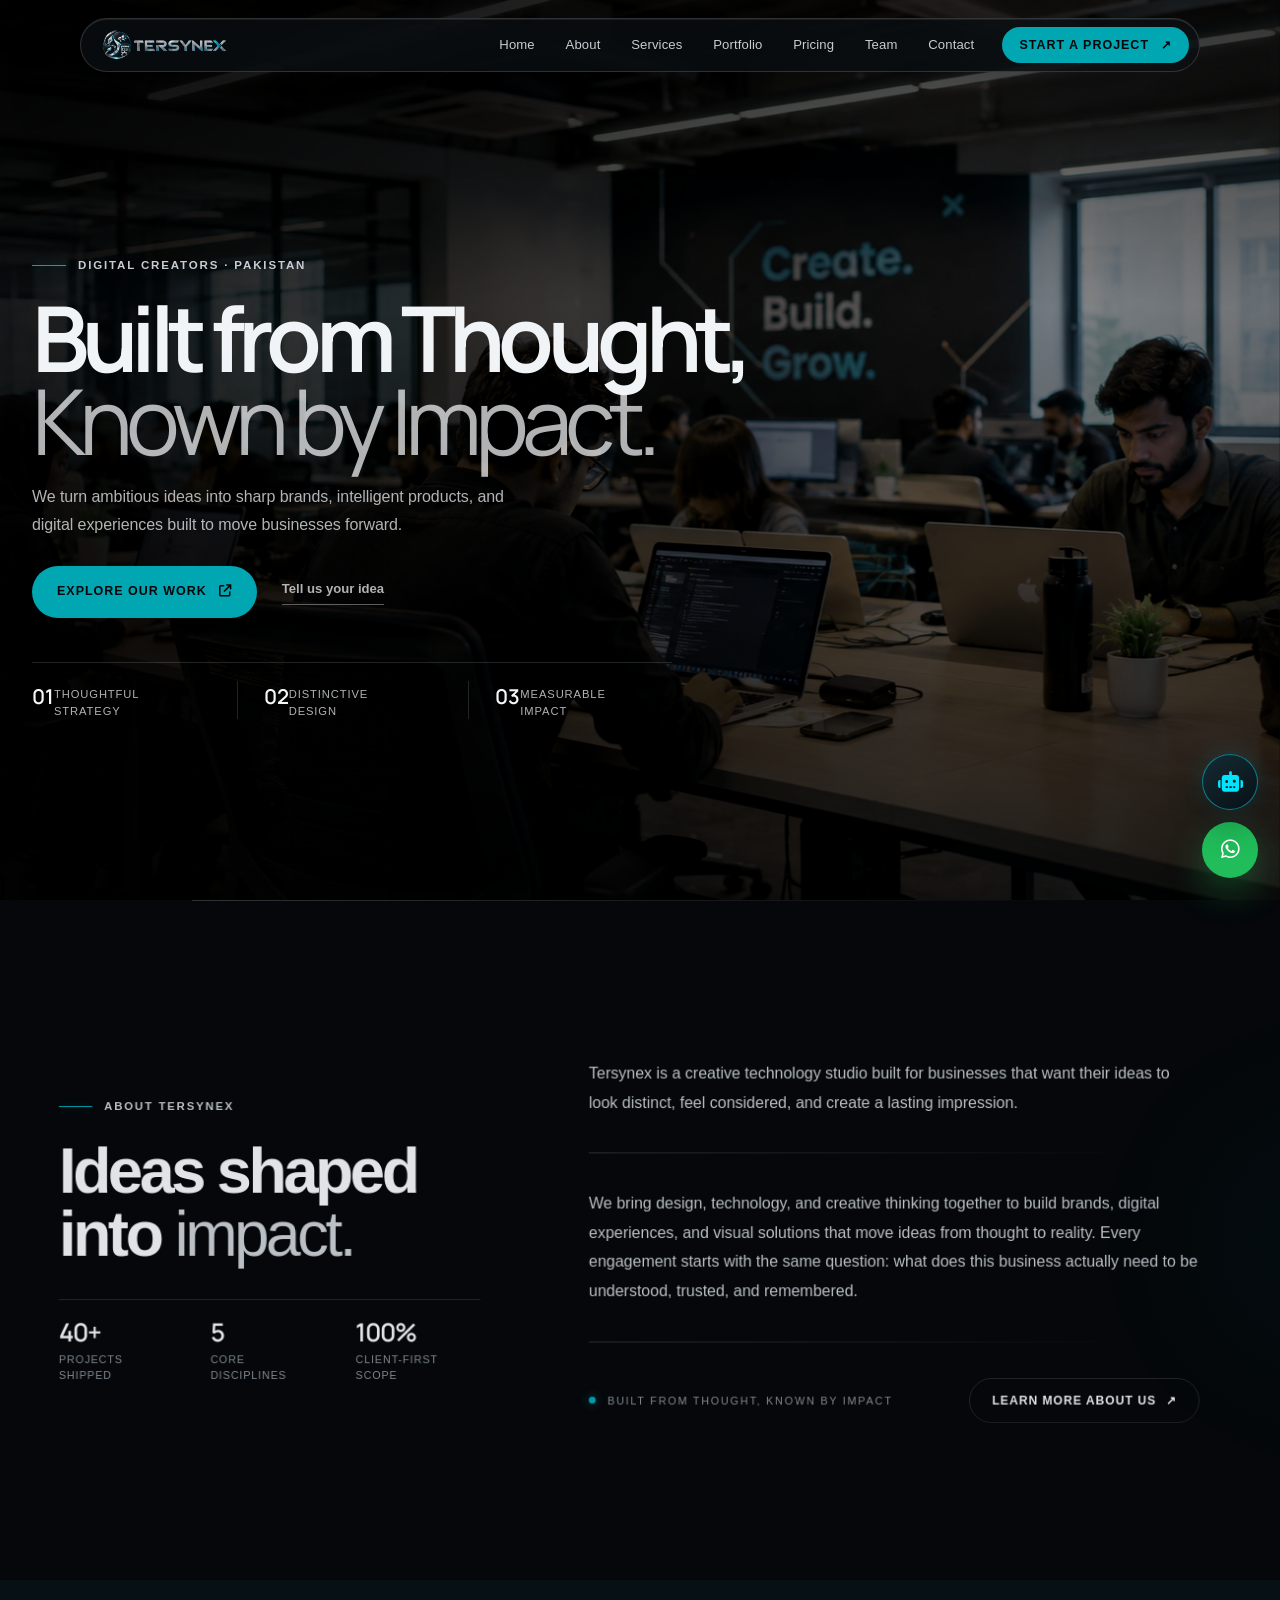
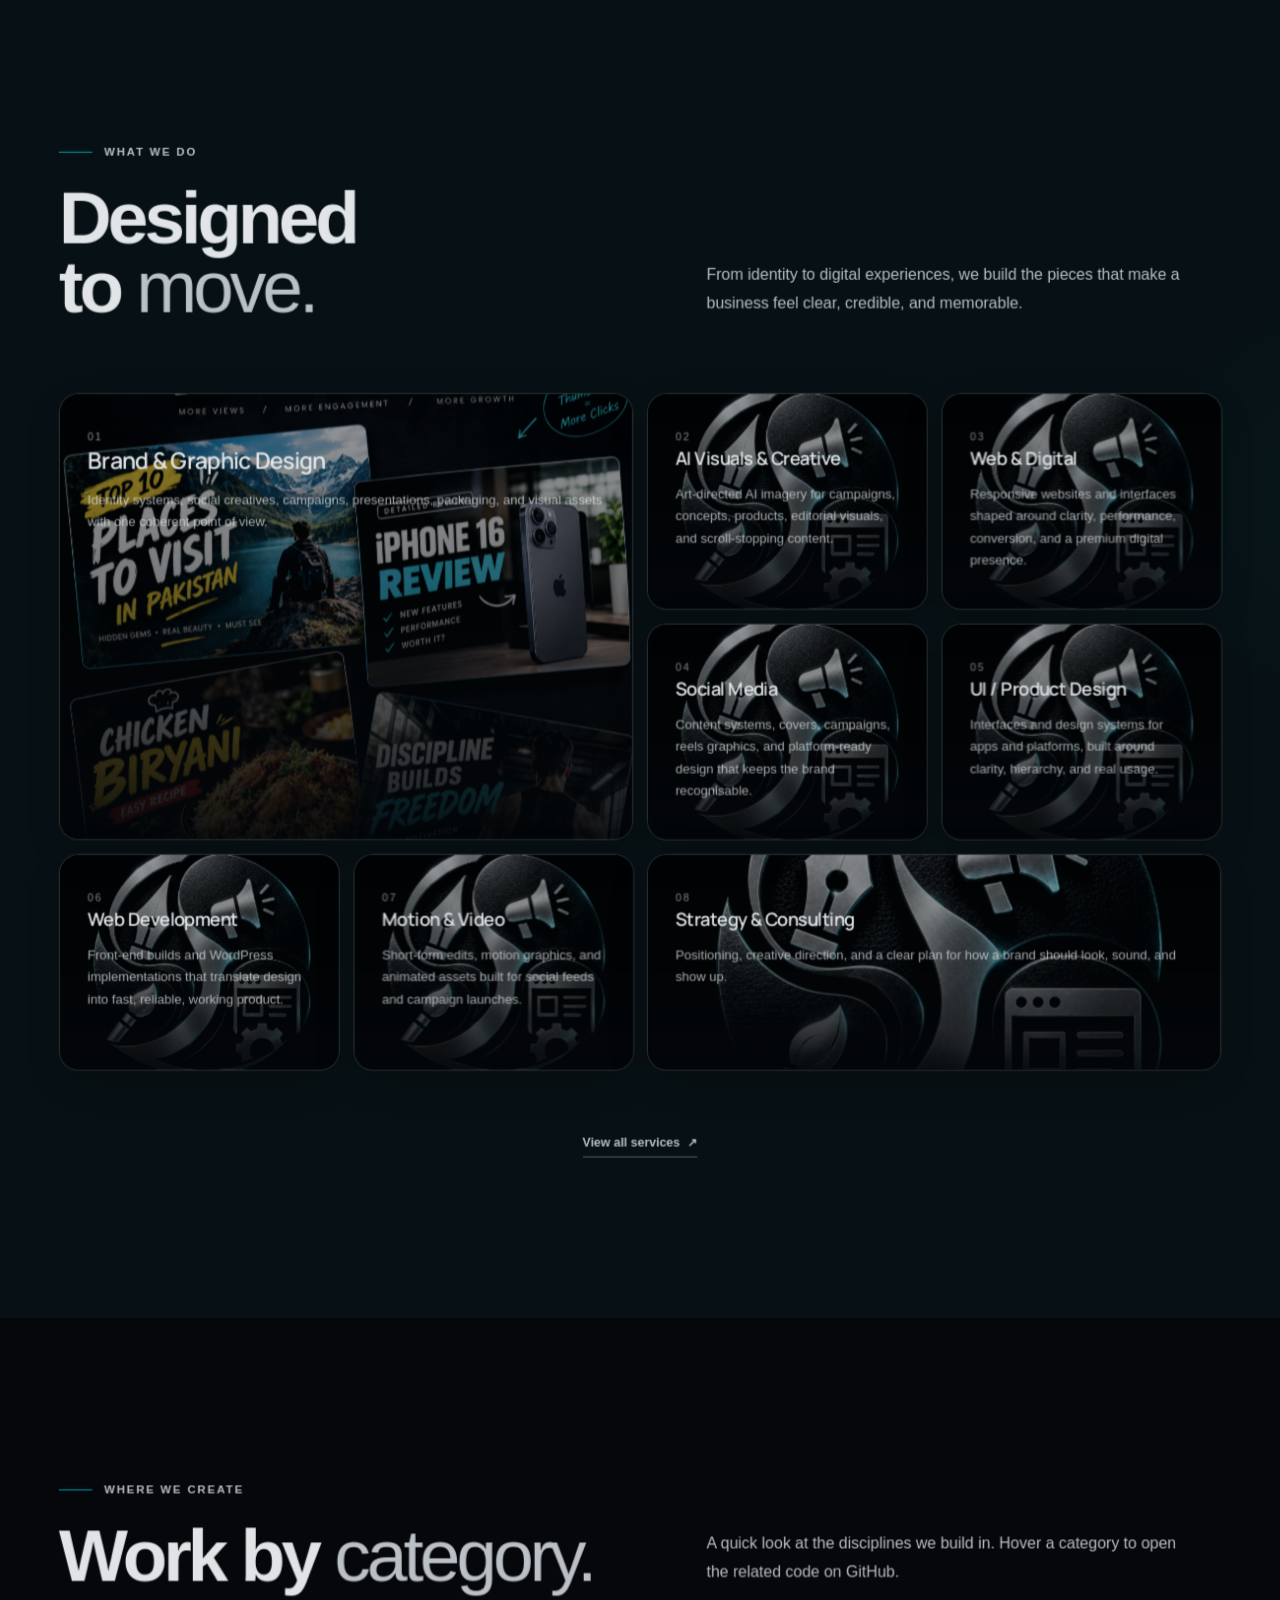
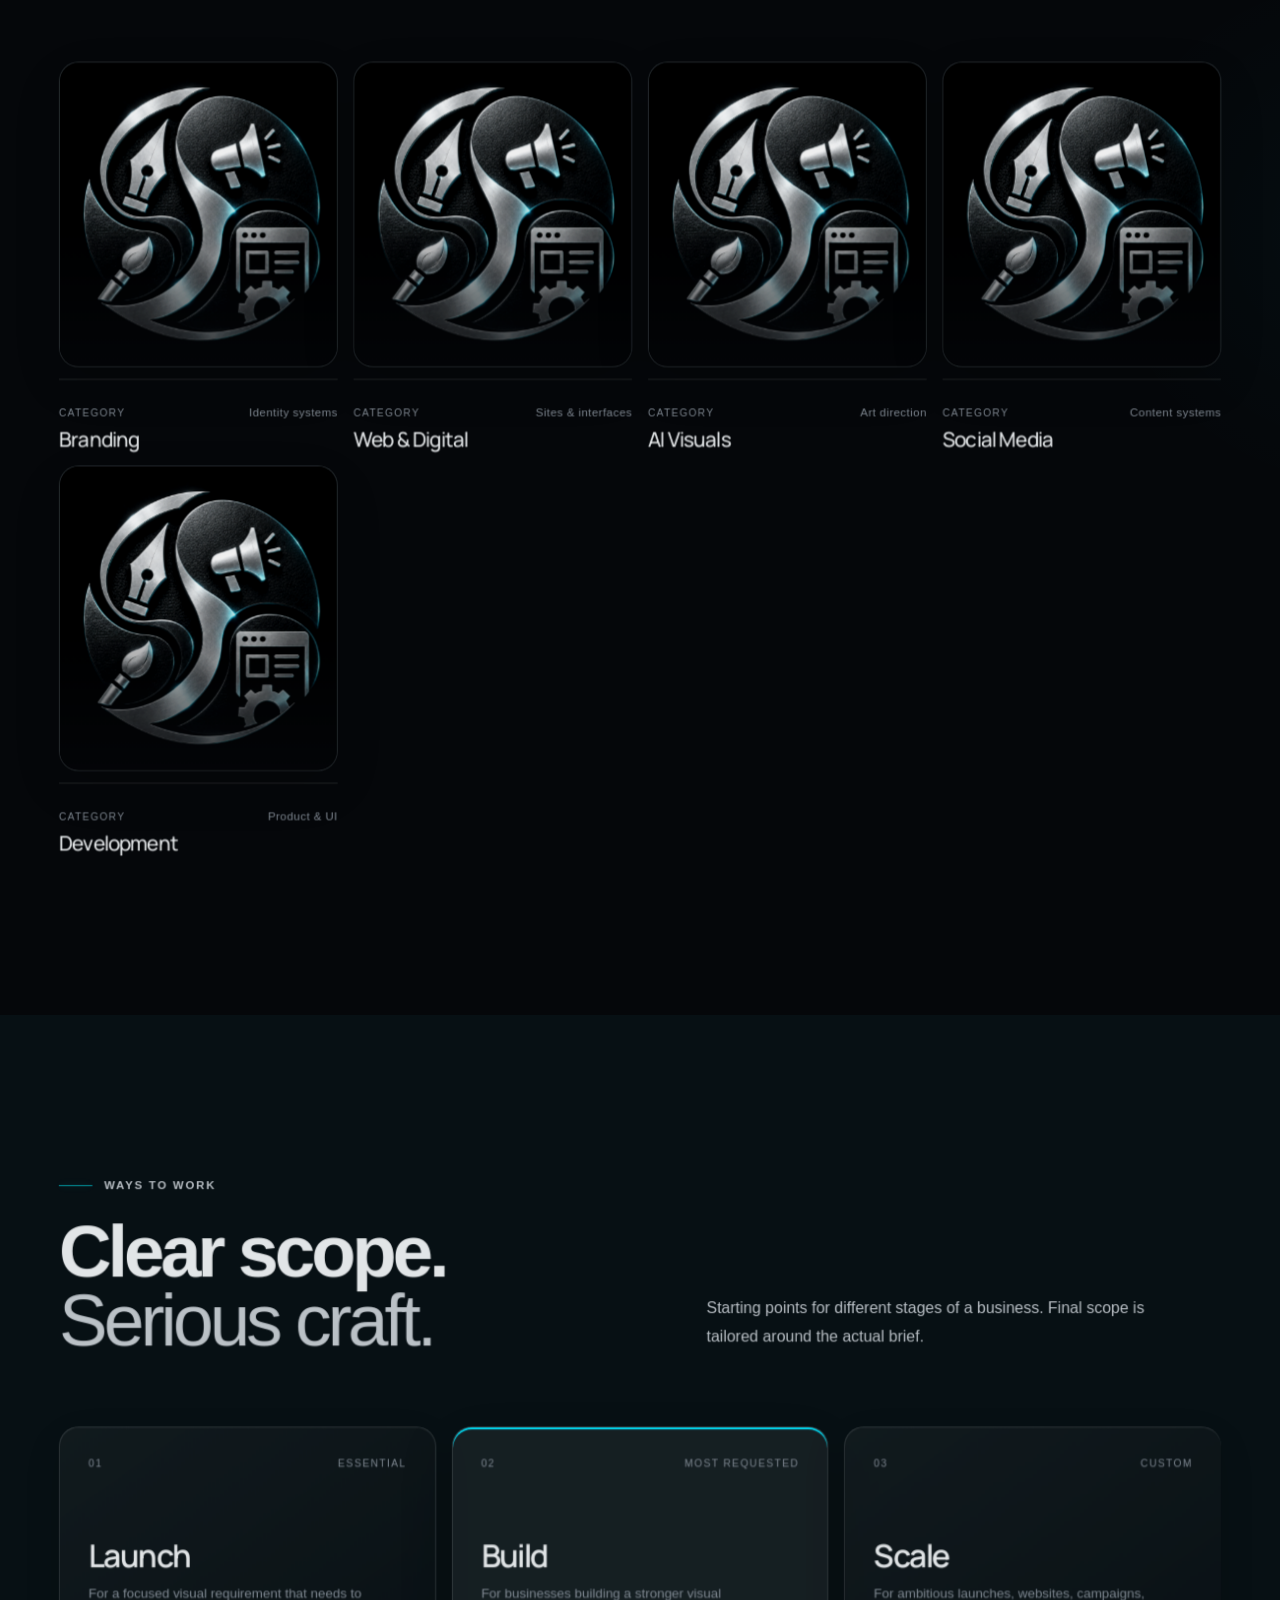
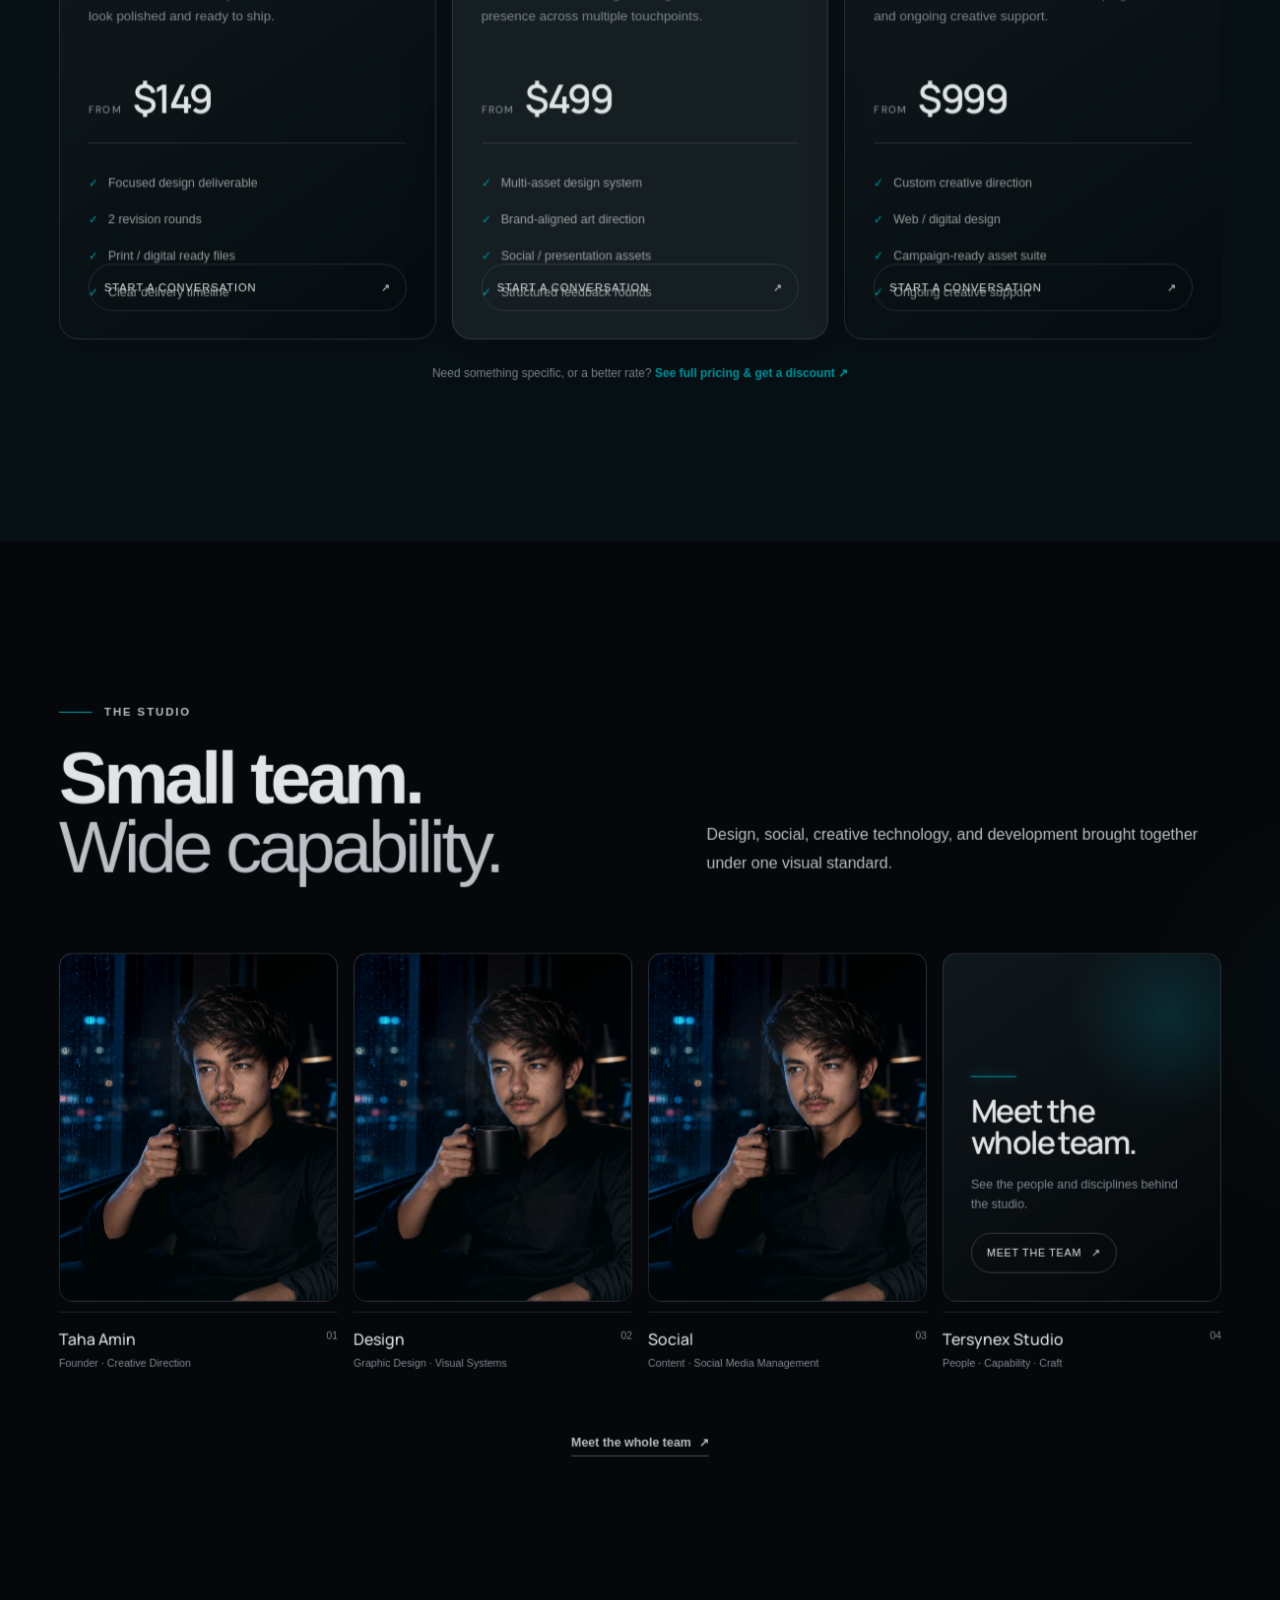
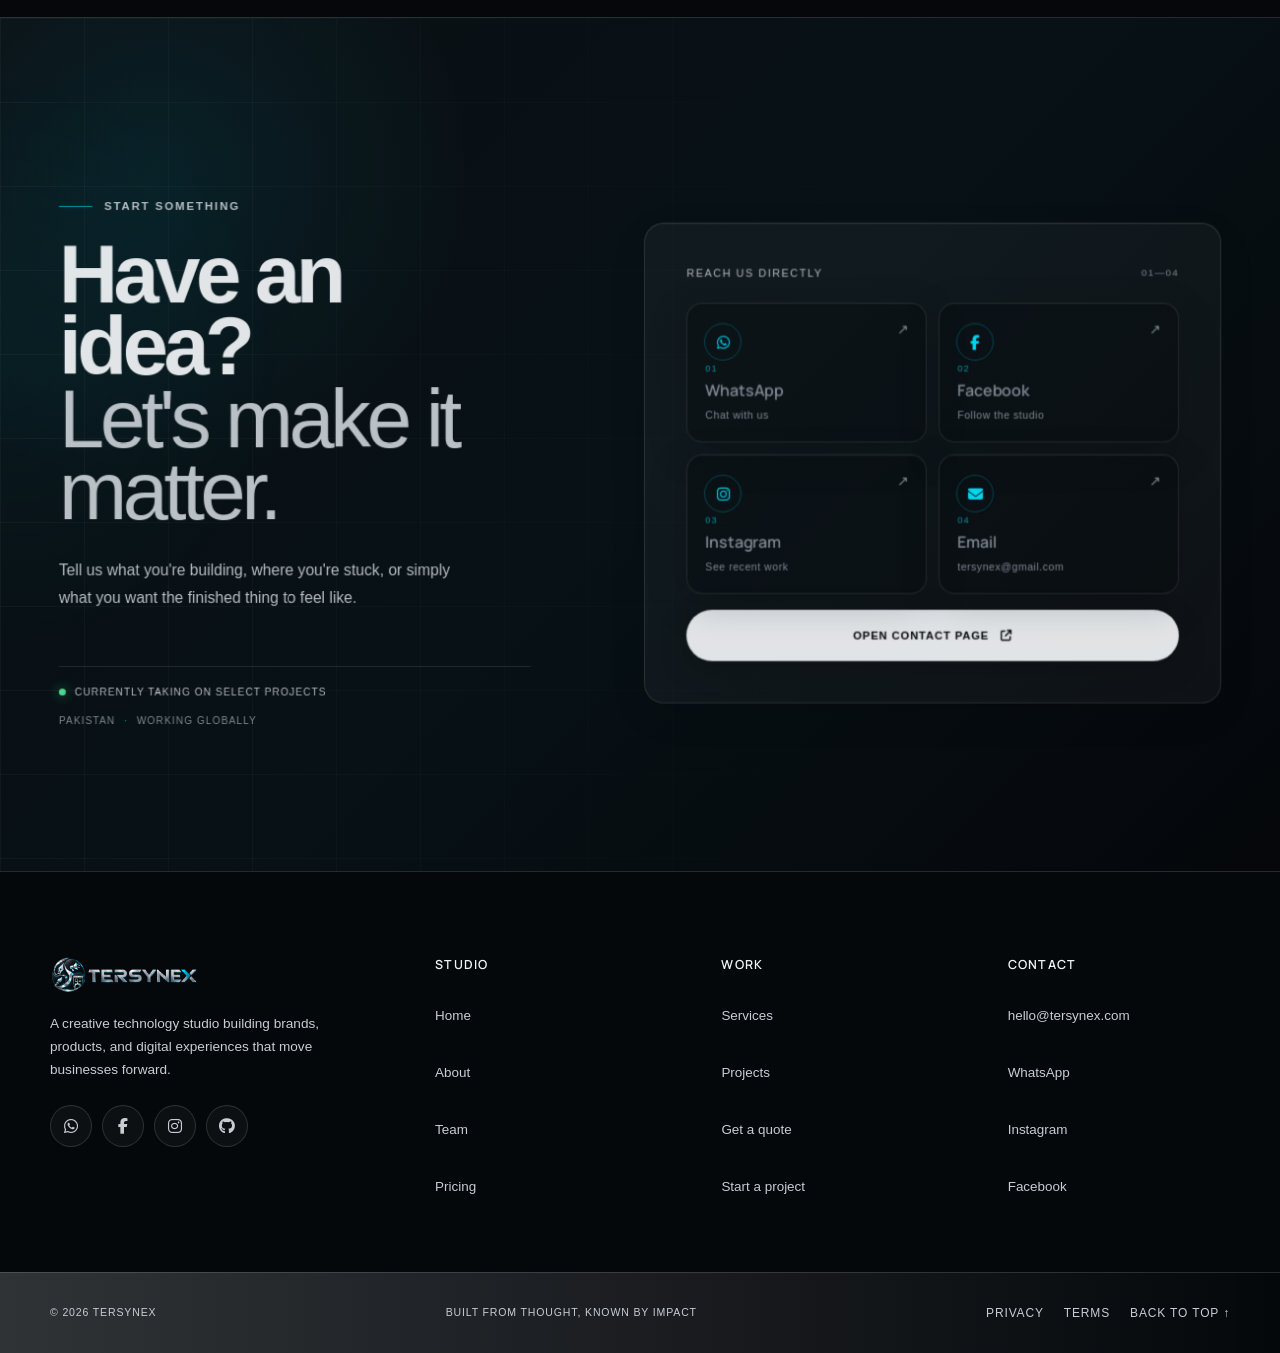
<file: index.html>
<!DOCTYPE html>
<html lang="en">
<head>
	<meta charset="UTF-8">
	<meta name="viewport" content="width=device-width, initial-scale=1.0">

	<meta name="description"
		content="Tersynex builds considered digital experiences, brands, and products for ambitious businesses.">

	<title>Tersynex | Built from Thought, Known by Impact</title>

	<link rel="preconnect" href="https://fonts.googleapis.com">
	<link rel="preconnect" href="https://fonts.gstatic.com" crossorigin>

	<link
		href="https://fonts.googleapis.com/css2?family=DM+Sans:wght@400;500;600;700&family=Manrope:wght@400;500;600;700;800&display=swap"
		rel="stylesheet">
	<link rel="stylesheet" href="https://cdnjs.cloudflare.com/ajax/libs/font-awesome/6.5.2/css/all.min.css">
	<link rel="stylesheet" href="style.css">
</head>


<body>


	<!-- =========================================================
	     NAVIGATION — floating, sticky, compact width
	========================================================= -->
	<nav class="nav" aria-label="Primary navigation" id="site-nav">
  <a class="brand" href="index.html" aria-label="Tersynex home">
    <img src="images/nav.png" alt="Tersynex">
  </a>
  <div class="nav-links">
    <a href="index.html">Home</a>
    <a href="about.html">About</a>
    <a href="services.html">Services</a>
    <a href="portfolio.html">Portfolio</a>
    <a href="pricing.html">Pricing</a>
    <a href="team.html">Team</a>
    <a href="contact.html">Contact</a>
  </div>
  <div class="mobile-nav" aria-label="Mobile menu">
    <a href="index.html">Home</a>
    <a href="about.html">About</a>
    <a href="services.html">Services</a>
    <a href="portfolio.html">Portfolio</a>
    <a href="pricing.html">Pricing</a>
    <a href="team.html">Team</a>
    <a href="contact.html">Contact</a>
  </div>
  <div class="nav-actions">
    <a class="nav-cta" href="contact.html">Start a project <span aria-hidden="true">↗</span></a>
    <button class="menu-toggle" type="button" aria-label="Open navigation" aria-expanded="false">
      <span></span><span></span>
    </button>
  </div>
</nav>


	<!-- =========================================================
	     HERO
	========================================================= -->

	<main class="hero" id="home">


		<!-- Background slideshow -->

		<div class="hero-background" aria-hidden="true">

			<img class="bg-image active" src="images/back.png" alt="">

			<img class="bg-image" src="images/back2.png" alt="">

			<img class="bg-image" src="images/back3.png" alt="">

			<img class="bg-image" src="images/back4.png" alt="">

		</div>


		<div class="hero-inner">


			<!-- HERO CONTENT -->

			<section class="hero-content" aria-labelledby="hero-title">

				<div class="eyebrow">
					Digital Creators · Pakistan
				</div>


				<h1 id="hero-title">
					<span>Built from Thought,</span>
					<em>Known by Impact.</em>
				</h1>


				<p class="intro">
					We turn ambitious ideas into sharp brands,
					intelligent products, and digital experiences
					built to move businesses forward.
				</p>


				<div class="actions">

					<a class="primary-cta" href="#projects">

						Explore our work

						<i class="fa-solid fa-arrow-up-right-from-square" aria-hidden="true"></i>

					</a>


					<a class="text-link" href="#contact">
						Tell us your idea
					</a>

				</div>


				<div class="metrics" aria-label="Studio highlights">

					<div class="metric">

						<strong>01</strong>

						<span>
							Thoughtful strategy
						</span>

					</div>


					<div class="metric">

						<strong>02</strong>

						<span>
							Distinctive design
						</span>

					</div>


					<div class="metric">

						<strong>03</strong>

						<span>
							Measurable impact
						</span>

					</div>

				</div>

			</section>


		</div>

	</main>



	<!-- =========================================================
	     ABOUT
	========================================================= -->

	<section class="about" id="about">

		<div class="about-inner">


			<div class="about-heading">

				<div class="about-label">
					About Tersynex
				</div>


				<h2 class="about-title">
					Ideas shaped
					<br>
					into <em>impact.</em>
				</h2>

				<div class="about-stats">
					<div>
						<strong>40+</strong>
						<span>Projects shipped</span>
					</div>
					<div>
						<strong>5</strong>
						<span>Core disciplines</span>
					</div>
					<div>
						<strong>100%</strong>
						<span>Client-first scope</span>
					</div>
				</div>

			</div>


			<div class="about-copy">

				<p>
					Tersynex is a creative technology studio built
					for businesses that want their ideas to look
					distinct, feel considered, and create a lasting
					impression.
				</p>


				<div class="about-line"></div>


				<p>
					We bring design, technology, and creative thinking
					together to build brands, digital experiences,
					and visual solutions that move ideas from thought
					to reality. Every engagement starts with the same
					question: what does this business actually need to
					be understood, trusted, and remembered.
				</p>


				<div class="about-line"></div>


				<div class="about-bottom">

					<div class="about-mark">
						Built from Thought, Known by Impact
					</div>

					<a class="ghost-link" href="about.html">
						Learn more about us
						<span aria-hidden="true">↗</span>
					</a>

				</div>

			</div>


		</div>

	</section>



	<!-- =========================================================
	     SERVICES
	========================================================= -->
	<section class="section services-section" id="services">
		<div class="section-inner">
			<div class="section-head reveal">
				<div class="section-label">What we do</div>
				<div class="section-head-row">
					<h2>Designed to <em>move.</em></h2>
					<p>From identity to digital experiences, we build the pieces that make a business feel clear, credible, and memorable.</p>
				</div>
			</div>

			<div class="services-grid" id="tilt-services">
				<article class="service-card reveal">
					<span class="card-number">01</span>
					<div class="service-media"><img src="images/img1.png" alt="Brand and graphic design"></div>
					<h3>Brand &amp; Graphic Design</h3>
					<p>Identity systems, social creatives, campaigns, presentations, packaging, and visual assets with one coherent point of view.</p>
					<a class="card-link" href="contact.html">Get service <span>↗</span></a>
				</article>

				<article class="service-card reveal">
					<span class="card-number">02</span>
					<div class="service-media"><img src="images/mmm.png" alt="AI visuals and creative"></div>
					<h3>AI Visuals &amp; Creative</h3>
					<p>Art-directed AI imagery for campaigns, concepts, products, editorial visuals, and scroll-stopping content.</p>
					<a class="card-link" href="contact.html">Get service <span>↗</span></a>
				</article>

				<article class="service-card reveal">
					<span class="card-number">03</span>
					<div class="service-media"><img src="images/mmm.png" alt="Web and digital design"></div>
					<h3>Web &amp; Digital</h3>
					<p>Responsive websites and interfaces shaped around clarity, performance, conversion, and a premium digital presence.</p>
					<a class="card-link" href="contact.html">Get service <span>↗</span></a>
				</article>

				<article class="service-card reveal">
					<span class="card-number">04</span>
					<div class="service-media"><img src="images/mmm.png" alt="Social media design"></div>
					<h3>Social Media</h3>
					<p>Content systems, covers, campaigns, reels graphics, and platform-ready design that keeps the brand recognisable.</p>
					<a class="card-link" href="contact.html">Get service <span>↗</span></a>
				</article>

				<article class="service-card reveal">
					<span class="card-number">05</span>
					<div class="service-media"><img src="images/mmm.png" alt="UI and product design"></div>
					<h3>UI / Product Design</h3>
					<p>Interfaces and design systems for apps and platforms, built around clarity, hierarchy, and real usage.</p>
					<a class="card-link" href="contact.html">Get service <span>↗</span></a>
				</article>

				<article class="service-card reveal">
					<span class="card-number">06</span>
					<div class="service-media"><img src="images/mmm.png" alt="Development"></div>
					<h3>Web Development</h3>
					<p>Front-end builds and WordPress implementations that translate design into fast, reliable, working product.</p>
					<a class="card-link" href="contact.html">Get service <span>↗</span></a>
				</article>

				<article class="service-card reveal">
					<span class="card-number">07</span>
					<div class="service-media"><img src="images/mmm.png" alt="Motion and video"></div>
					<h3>Motion &amp; Video</h3>
					<p>Short-form edits, motion graphics, and animated assets built for social feeds and campaign launches.</p>
					<a class="card-link" href="contact.html">Get service <span>↗</span></a>
				</article>

				<article class="service-card reveal">
					<span class="card-number">08</span>
					<div class="service-media"><img src="images/mmm.png" alt="Strategy and consulting"></div>
					<h3>Strategy &amp; Consulting</h3>
					<p>Positioning, creative direction, and a clear plan for how a brand should look, sound, and show up.</p>
					<a class="card-link" href="contact.html">Get service <span>↗</span></a>
				</article>
			</div>

			<div class="services-more reveal">
				<a class="section-more" href="services.html">View all services <span aria-hidden="true">↗</span></a>
			</div>
		</div>
	</section>

	<!-- =========================================================
	     CATEGORIES / WORK
	========================================================= -->
	<section class="section portfolio-section" id="projects">
		<div class="section-inner">
			<div class="section-head reveal">
				<div class="section-label">Where we create</div>
				<div class="section-head-row">
					<h2>Work by <em>category.</em></h2>
					<p>A quick look at the disciplines we build in. Hover a category to open the related code on GitHub.</p>
				</div>
			</div>

			<div class="portfolio-grid">
				<a class="project reveal" href="https://github.com/" target="_blank" rel="noopener" aria-label="Branding on GitHub">
					<div class="project-media media-one">
						<img src="images/mmm.png" alt="" loading="lazy">
						<div class="project-shade"></div>
						<div class="project-overlay"><span>View on GitHub</span><b>↗</b></div>
					</div>
					<div class="project-meta">
						<div><span>Category</span><h3>Branding</h3></div>
						<p>Identity systems</p>
					</div>
				</a>

				<a class="project reveal" href="https://github.com/" target="_blank" rel="noopener" aria-label="Web and digital on GitHub">
					<div class="project-media media-two">
						<img src="images/mmm.png" alt="" loading="lazy">
						<div class="project-shade"></div>
						<div class="project-overlay"><span>View on GitHub</span><b>↗</b></div>
					</div>
					<div class="project-meta">
						<div><span>Category</span><h3>Web &amp; Digital</h3></div>
						<p>Sites &amp; interfaces</p>
					</div>
				</a>

				<a class="project reveal" href="https://github.com/" target="_blank" rel="noopener" aria-label="AI visuals on GitHub">
					<div class="project-media media-three">
						<img src="images/mmm.png" alt="" loading="lazy">
						<div class="project-shade"></div>
						<div class="project-overlay"><span>View on GitHub</span><b>↗</b></div>
					</div>
					<div class="project-meta">
						<div><span>Category</span><h3>AI Visuals</h3></div>
						<p>Art direction</p>
					</div>
				</a>

				<a class="project reveal" href="https://github.com/" target="_blank" rel="noopener" aria-label="Social media on GitHub">
					<div class="project-media media-four">
						<img src="images/mmm.png" alt="" loading="lazy">
						<div class="project-shade"></div>
						<div class="project-overlay"><span>View on GitHub</span><b>↗</b></div>
					</div>
					<div class="project-meta">
						<div><span>Category</span><h3>Social Media</h3></div>
						<p>Content systems</p>
					</div>
				</a>

				<a class="project reveal" href="https://github.com/" target="_blank" rel="noopener" aria-label="Development on GitHub">
					<div class="project-media media-five">
						<img src="images/mmm.png" alt="" loading="lazy">
						<div class="project-shade"></div>
						<div class="project-overlay"><span>View on GitHub</span><b>↗</b></div>
					</div>
					<div class="project-meta">
						<div><span>Category</span><h3>Development</h3></div>
						<p>Product &amp; UI</p>
					</div>
				</a>
			</div>
		</div>
	</section>

	<!-- =========================================================
	     PRICING
	========================================================= -->
	<section class="section pricing-section" id="pricing">
		<div class="section-inner">
			<div class="section-head reveal">
				<div class="section-label">Ways to work</div>
				<div class="section-head-row">
					<h2>Clear scope. <em>Serious craft.</em></h2>
					<p>Starting points for different stages of a business. Final scope is tailored around the actual brief.</p>
				</div>
			</div>

			<div class="pricing-grid">
				<article class="price-card reveal">
					<div class="price-top"><span>01</span><span>Essential</span></div>
					<h3>Launch</h3>
					<p class="price-copy">For a focused visual requirement that needs to look polished and ready to ship.</p>
					<div class="price-value"><small>from</small> $149</div>
					<ul>
						<li>Focused design deliverable</li>
						<li>2 revision rounds</li>
						<li>Print / digital ready files</li>
						<li>Clear delivery timeline</li>
					</ul>
					<a class="price-cta" href="#contact">Start a conversation <span>↗</span></a>
				</article>

				<article class="price-card featured reveal">
					<div class="price-top"><span>02</span><span>Most requested</span></div>
					<h3>Build</h3>
					<p class="price-copy">For businesses building a stronger visual presence across multiple touchpoints.</p>
					<div class="price-value"><small>from</small> $499</div>
					<ul>
						<li>Multi-asset design system</li>
						<li>Brand-aligned art direction</li>
						<li>Social / presentation assets</li>
						<li>Structured feedback rounds</li>
					</ul>
					<a class="price-cta" href="#contact">Start a conversation <span>↗</span></a>
				</article>

				<article class="price-card reveal">
					<div class="price-top"><span>03</span><span>Custom</span></div>
					<h3>Scale</h3>
					<p class="price-copy">For ambitious launches, websites, campaigns, and ongoing creative support.</p>
					<div class="price-value"><small>from</small> $999</div>
					<ul>
						<li>Custom creative direction</li>
						<li>Web / digital design</li>
						<li>Campaign-ready asset suite</li>
						<li>Ongoing creative support</li>
					</ul>
					<a class="price-cta" href="#contact">Start a conversation <span>↗</span></a>
				</article>
			</div>
			<p class="pricing-note reveal">Need something specific, or a better rate? <a href="pricing.html">See full pricing &amp; get a discount ↗</a></p>
		</div>
	</section>

	<!-- =========================================================
	     TEAM
	========================================================= -->
	<section class="section team-section" id="team">
		<div class="section-inner">
			<div class="section-head reveal">
				<div class="section-label">The studio</div>
				<div class="section-head-row">
					<h2>Small team. <em>Wide capability.</em></h2>
					<p>Design, social, creative technology, and development brought together under one visual standard.</p>
				</div>
			</div>

			<div class="team-grid">
				<article class="team-card reveal">
					<div class="team-photo team-photo-one"><img src="images/person1.png" alt="Portrait of Taha Amin"><a class="team-learn" href="team.html" aria-label="Learn more about Taha Amin"><span>Learn more · Taha Amin</span><span aria-hidden="true">↗</span></a></div>
					<div class="team-info"><div><h3>Taha Amin</h3><p>Founder · Creative Direction</p></div><span class="team-index">01</span></div>
				</article>
				<article class="team-card reveal">
					<div class="team-photo team-photo-two"><img src="images/person1.png" alt="Portrait for the design team"><a class="team-learn" href="team.html" aria-label="Learn more about Design"><span>Learn more · Design</span><span aria-hidden="true">↗</span></a></div>
					<div class="team-info"><div><h3>Design</h3><p>Graphic Design · Visual Systems</p></div><span class="team-index">02</span></div>
				</article>
				<article class="team-card reveal">
					<div class="team-photo team-photo-three"><img src="images/person1.png" alt="Portrait for the social media team"><a class="team-learn" href="team.html" aria-label="Learn more about Social"><span>Learn more · Social</span><span aria-hidden="true">↗</span></a></div>
					<div class="team-info"><div><h3>Social</h3><p>Content · Social Media Management</p></div><span class="team-index">03</span></div>
				</article>
				<article class="team-card team-cta-card reveal">
					<div class="team-cta-photo">
						<h3>Meet the whole team.</h3>
						<p>See the people and disciplines behind the studio.</p>
						<a class="team-cta-link" href="team.html">Meet the team <span aria-hidden="true">↗</span></a>
					</div>
					<div class="team-info"><div><h3>Tersynex Studio</h3><p>People · Capability · Craft</p></div><span class="team-index">04</span></div>
				</article>
			</div>

			<div class="team-more reveal">
				<a class="section-more" href="team.html">Meet the whole team <span aria-hidden="true">↗</span></a>
			</div>
		</div>
	</section>

	<!-- =========================================================
	     CONTACT
	========================================================= -->
	<section class="contact-section" id="contact">
		<div class="contact-glow"></div>
		<div class="section-inner contact-inner">
			<div class="contact-copy reveal">
				<div class="section-label">Start something</div>
				<h2>Have an idea?<br><em>Let's make it matter.</em></h2>
				<p class="contact-lead">Tell us what you're building, where you're stuck, or simply what you want the finished thing to feel like.</p>
				<div class="contact-meta">
					<span class="contact-status"><i aria-hidden="true"></i>Currently taking on select projects</span>
					<span class="contact-location">Pakistan <b>·</b> Working globally</span>
				</div>
			</div>

			<div class="contact-quick reveal">
				<div class="contact-quick-head">
					<p class="quick-label">Reach us directly</p>
					<span>01—04</span>
				</div>

				<div class="quick-links contact-card-grid">
					<a class="quick-link" href="https://wa.me/923255581504" target="_blank" rel="noopener">
						<span class="qi"><i class="fa-brands fa-whatsapp" aria-hidden="true"></i></span>
						<span class="qt"><small>01</small><b>WhatsApp</b><span>Chat with us</span></span>
					</a>
					<a class="quick-link" href="https://facebook.com/tersynex" target="_blank" rel="noopener">
						<span class="qi"><i class="fa-brands fa-facebook-f" aria-hidden="true"></i></span>
						<span class="qt"><small>02</small><b>Facebook</b><span>Follow the studio</span></span>
					</a>
					<a class="quick-link" href="https://instagram.com/tersynex_agency" target="_blank" rel="noopener">
						<span class="qi"><i class="fa-brands fa-instagram" aria-hidden="true"></i></span>
						<span class="qt"><small>03</small><b>Instagram</b><span>See recent work</span></span>
					</a>
					<a class="quick-link" href="mailto:tersynex@gmail.com">
						<span class="qi"><i class="fa-solid fa-envelope" aria-hidden="true"></i></span>
						<span class="qt"><small>04</small><b>Email</b><span>tersynex@gmail.com</span></span>
					</a>
				</div>

				<a class="primary-cta contact-page-cta" href="contact.html">
					<span>Open contact page</span>
					<i class="fa-solid fa-arrow-up-right-from-square" aria-hidden="true"></i>
				</a>
			</div>
		</div>
	</section>

	<footer class="footer">
		<div class="footer-top">
			<div class="footer-brand-col">
				<img src="images/nav.png" alt="Tersynex">
				<p>A creative technology studio building brands, products, and digital experiences that move businesses forward.</p>
				<div class="footer-socials" aria-label="Social media">
					<a href="https://wa.me/920000000000" target="_blank" rel="noopener" aria-label="WhatsApp"><i class="fa-brands fa-whatsapp" aria-hidden="true"></i></a>
					<a href="https://facebook.com/tersynex" target="_blank" rel="noopener" aria-label="Facebook"><i class="fa-brands fa-facebook-f" aria-hidden="true"></i></a>
					<a href="https://instagram.com/tersynex" target="_blank" rel="noopener" aria-label="Instagram"><i class="fa-brands fa-instagram" aria-hidden="true"></i></a>
					<a href="https://github.com/" target="_blank" rel="noopener" aria-label="GitHub"><i class="fa-brands fa-github" aria-hidden="true"></i></a>
				</div>
			</div>

			<div class="footer-col">
				<h4>Studio</h4>
				<ul>
					<li><a href="index.html">Home</a></li>
					<li><a href="about.html">About</a></li>
					<li><a href="team.html">Team</a></li>
					<li><a href="pricing.html">Pricing</a></li>
				</ul>
			</div>

			<div class="footer-col">
				<h4>Work</h4>
				<ul>
					<li><a href="services.html">Services</a></li>
					<li><a href="portfolio.html">Projects</a></li>
					<li><a href="pricing.html">Get a quote</a></li>
					<li><a href="contact.html">Start a project</a></li>
				</ul>
			</div>

			<div class="footer-col">
				<h4>Contact</h4>
				<ul>
					<li><a href="mailto:hello@tersynex.com">hello@tersynex.com</a></li>
					<li><a href="https://wa.me/920000000000" target="_blank" rel="noopener">WhatsApp</a></li>
					<li><a href="https://instagram.com/tersynex" target="_blank" rel="noopener">Instagram</a></li>
					<li><a href="https://facebook.com/tersynex" target="_blank" rel="noopener">Facebook</a></li>
				</ul>
			</div>
		</div>

		<div class="footer-bottom">
			<div class="footer-inner">
				<span id="footer-year">© Tersynex</span>
				<span>Built from Thought, Known by Impact</span>
				<div class="footer-legal">
					<a href="privacy.html">Privacy</a>
					<a href="terms.html">Terms</a>
					<a href="index.html#home">Back to top ↑</a>
				</div>
			</div>
		</div>
	</footer>


	<!-- =========================================================
	     INTERACTION
	========================================================= -->

		<div class="assistant-widget">
			<div class="assistant-panel" aria-hidden="true">
				<div class="assistant-panel-head">
					<div><strong>Tersynex AI</strong><span>Brand assistant</span></div>
					<button class="assistant-close" type="button" aria-label="Close assistant"><i class="fa-solid fa-xmark" aria-hidden="true"></i></button>
				</div>
				<div class="assistant-messages" role="log" aria-live="polite">
					<p class="assistant-message assistant-message-bot">Hi. Ask me about Tersynex services, pricing, process, timelines, deliverables, or the best next step for your brand.</p>
				</div>
				<div class="assistant-prompts" aria-label="Suggested questions">
					<button type="button">What do you do?</button>
					<button type="button">How does pricing work?</button>
					<button type="button">What services do you offer?</button>
					<button type="button">How long does a project take?</button>
					<button type="button">Do you design websites?</button>
					<button type="button">Can you build a brand identity?</button>
					<button type="button">What is your process?</button>
					<button type="button">Do you offer revisions?</button>
					<button type="button">Who do you work with?</button>
					<button type="button">How can I contact you?</button>
				</div>
				<form class="assistant-form">
					<input type="text" name="question" placeholder="Ask about Tersynex..." autocomplete="off" aria-label="Ask Tersynex AI">
					<button type="submit" aria-label="Send question"><i class="fa-solid fa-arrow-up" aria-hidden="true"></i></button>
				</form>
			</div>
			<button class="assistant-toggle" type="button" aria-label="Open Tersynex AI assistant" aria-expanded="false"><i class="fa-solid fa-robot" aria-hidden="true"></i></button>
		</div>
		<a class="floating-whatsapp" href="https://wa.me/923001234567?text=Hi%20Tersynex%2C%20I%20want%20to%20discuss%20a%20project." target="_blank" rel="noreferrer" aria-label="Chat on WhatsApp"><i class="fa-brands fa-whatsapp" aria-hidden="true"></i></a>

		<script src="script.js"></script>
</body>
</html>
</file>
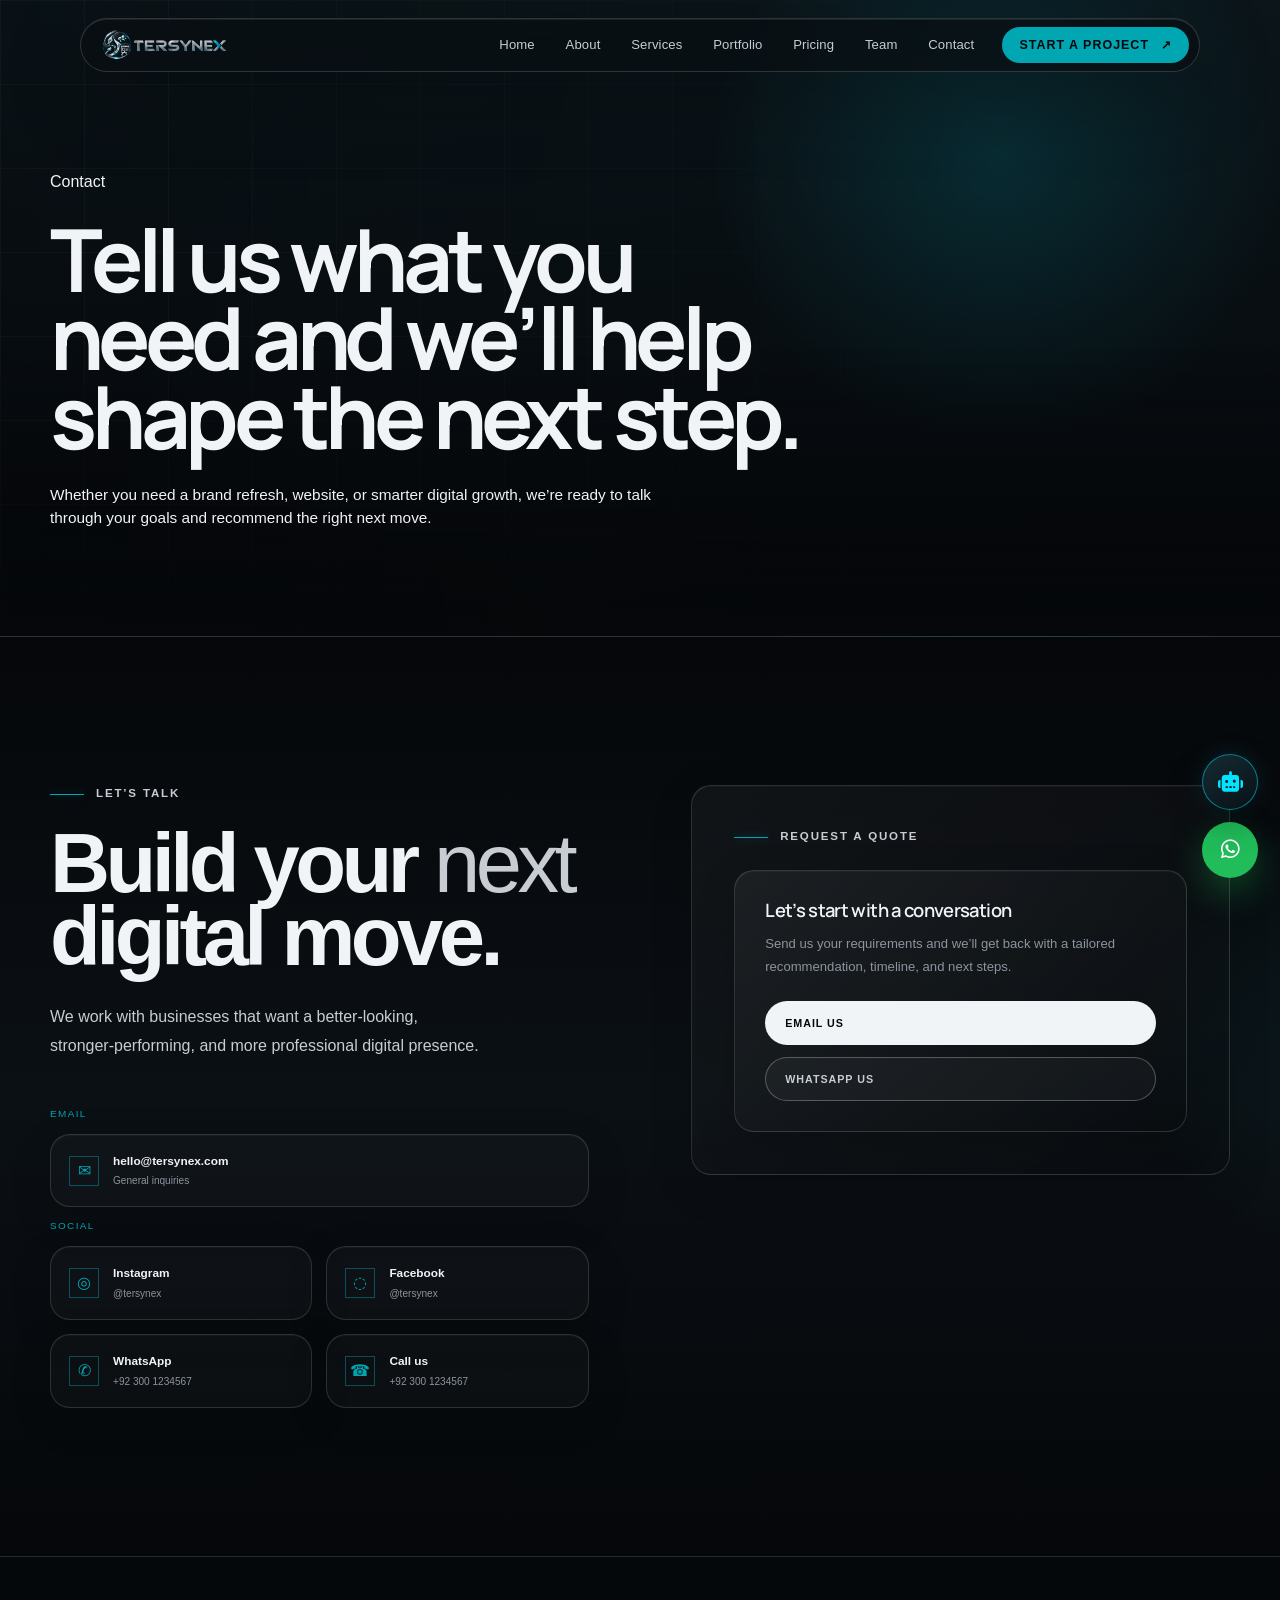
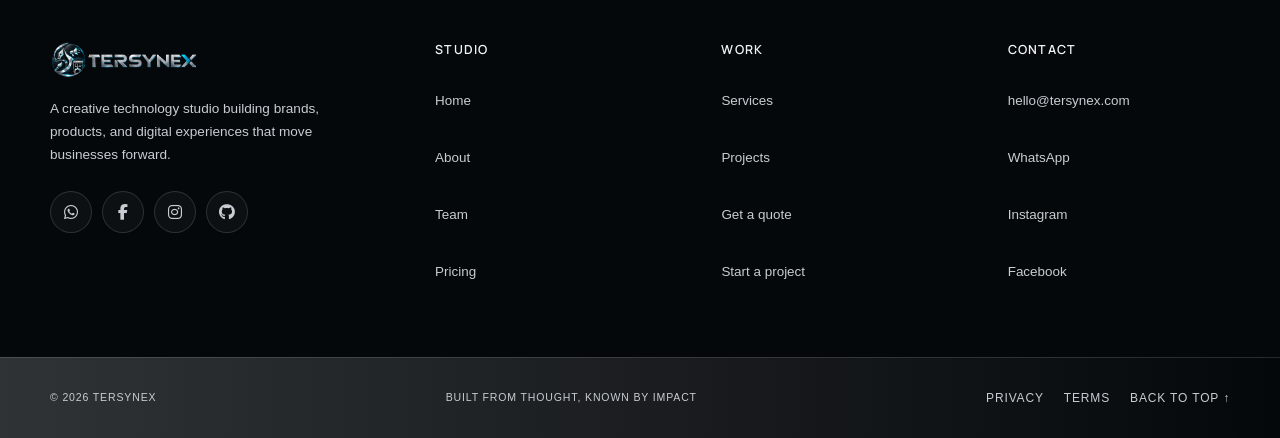
<file: contact.html>
<!DOCTYPE html>
<html lang="en">
  <head>
    <meta charset="UTF-8" />
    <meta name="viewport" content="width=device-width, initial-scale=1.0" />
    <meta name="description" content="Contact Tersynex for branding, website, marketing, and digital growth services in Pakistan." />
    <title>Contact | Tersynex</title>
    <link rel="preconnect" href="https://fonts.googleapis.com" />
    <link rel="preconnect" href="https://fonts.gstatic.com" crossorigin />
    <link href="https://fonts.googleapis.com/css2?family=DM+Sans:wght@400;500;600;700&family=Manrope:wght@400;500;600;700;800&display=swap" rel="stylesheet" />
    <link rel="stylesheet" href="style.css" />
    <link rel="stylesheet" href="https://cdnjs.cloudflare.com/ajax/libs/font-awesome/6.5.2/css/all.min.css" />
  </head>
  <body>
    <nav class="nav" aria-label="Primary navigation" id="site-nav">
  <a class="brand" href="index.html" aria-label="Tersynex home">
    <img src="images/nav.png" alt="Tersynex">
  </a>
  <div class="nav-links">
    <a href="index.html">Home</a>
    <a href="about.html">About</a>
    <a href="services.html">Services</a>
    <a href="portfolio.html">Portfolio</a>
    <a href="pricing.html">Pricing</a>
    <a href="team.html">Team</a>
    <a href="contact.html">Contact</a>
  </div>
  <div class="mobile-nav" aria-label="Mobile menu">
    <a href="index.html">Home</a>
    <a href="about.html">About</a>
    <a href="services.html">Services</a>
    <a href="portfolio.html">Portfolio</a>
    <a href="pricing.html">Pricing</a>
    <a href="team.html">Team</a>
    <a href="contact.html">Contact</a>
  </div>
  <div class="nav-actions">
    <a class="nav-cta" href="contact.html">Start a project <span aria-hidden="true">↗</span></a>
    <button class="menu-toggle" type="button" aria-label="Open navigation" aria-expanded="false">
      <span></span><span></span>
    </button>
  </div>
</nav>

    <main>
      <section class="page-hero">
        <div class="container">
          <div class="page-hero-inner reveal">
            <div class="page-kicker">Contact</div>
            <h1>Tell us what you need and we’ll help shape the next step.</h1>
            <p>Whether you need a brand refresh, website, or smarter digital growth, we’re ready to talk through your goals and recommend the right next move.</p>
          </div>
        </div>
      </section>

      <section class="section-shell alt">
        <div class="container contact-grid reveal">
          <div class="contact-copy">
            <div class="section-label">Let’s talk</div>
            <h2>Build your <em>next</em> digital move.</h2>
            <p>We work with businesses that want a better-looking, stronger-performing, and more professional digital presence.</p>

            <div class="contact-points">
              <span>Email</span>
              <a class="quick-link" href="mailto:hello@tersynex.com">
                <div class="icon">✉</div>
                <div>
                  <strong>hello@tersynex.com</strong>
                  <span>General inquiries</span>
                </div>
              </a>
              <span>Social</span>
              <div class="quick-links">
                <a class="quick-link" href="https://instagram.com" target="_blank" rel="noreferrer">
                  <div class="icon">◎</div>
                  <div>
                    <strong>Instagram</strong>
                    <span>@tersynex</span>
                  </div>
                </a>
                <a class="quick-link" href="https://facebook.com" target="_blank" rel="noreferrer">
                  <div class="icon">◌</div>
                  <div>
                    <strong>Facebook</strong>
                    <span>@tersynex</span>
                  </div>
                </a>
                <a class="quick-link" href="https://wa.me/923001234567" target="_blank" rel="noreferrer">
                  <div class="icon">✆</div>
                  <div>
                    <strong>WhatsApp</strong>
                    <span>+92 300 1234567</span>
                  </div>
                </a>
                <a class="quick-link" href="tel:+923001234567">
                  <div class="icon">☎</div>
                  <div>
                    <strong>Call us</strong>
                    <span>+92 300 1234567</span>
                  </div>
                </a>
              </div>
            </div>
          </div>

          <div class="contact-card">
            <div class="section-label">Request a quote</div>
            <div class="info-box" style="margin-top:18px;">
              <h3>Let’s start with a conversation</h3>
              <p>Send us your requirements and we’ll get back with a tailored recommendation, timeline, and next steps.</p>
              <div style="margin-top:22px; display:grid; gap:12px;">
                <a href="mailto:hello@tersynex.com" class="primary-btn" style="justify-content:flex-start; width:100%;">Email us</a>
                <a href="https://wa.me/923001234567?text=Hi%20Tersynex%2C%20I%20want%20to%20discuss%20a%20project." target="_blank" rel="noreferrer" class="secondary-btn" style="justify-content:flex-start; width:100%;">WhatsApp us</a>
              </div>
            </div>
          </div>
        </div>
      </section>
    </main>

    <footer class="footer">
		<div class="footer-top">
			<div class="footer-brand-col">
				<img src="images/nav.png" alt="Tersynex">
				<p>A creative technology studio building brands, products, and digital experiences that move businesses forward.</p>
				<div class="footer-socials" aria-label="Social media">
					<a href="https://wa.me/920000000000" target="_blank" rel="noopener" aria-label="WhatsApp"><i class="fa-brands fa-whatsapp" aria-hidden="true"></i></a>
					<a href="https://facebook.com/tersynex" target="_blank" rel="noopener" aria-label="Facebook"><i class="fa-brands fa-facebook-f" aria-hidden="true"></i></a>
					<a href="https://instagram.com/tersynex" target="_blank" rel="noopener" aria-label="Instagram"><i class="fa-brands fa-instagram" aria-hidden="true"></i></a>
					<a href="https://github.com/" target="_blank" rel="noopener" aria-label="GitHub"><i class="fa-brands fa-github" aria-hidden="true"></i></a>
				</div>
			</div>

			<div class="footer-col">
				<h4>Studio</h4>
				<ul>
					<li><a href="index.html">Home</a></li>
					<li><a href="about.html">About</a></li>
					<li><a href="team.html">Team</a></li>
					<li><a href="pricing.html">Pricing</a></li>
				</ul>
			</div>

			<div class="footer-col">
				<h4>Work</h4>
				<ul>
					<li><a href="services.html">Services</a></li>
					<li><a href="portfolio.html">Projects</a></li>
					<li><a href="pricing.html">Get a quote</a></li>
					<li><a href="contact.html">Start a project</a></li>
				</ul>
			</div>

			<div class="footer-col">
				<h4>Contact</h4>
				<ul>
					<li><a href="mailto:hello@tersynex.com">hello@tersynex.com</a></li>
					<li><a href="https://wa.me/920000000000" target="_blank" rel="noopener">WhatsApp</a></li>
					<li><a href="https://instagram.com/tersynex" target="_blank" rel="noopener">Instagram</a></li>
					<li><a href="https://facebook.com/tersynex" target="_blank" rel="noopener">Facebook</a></li>
				</ul>
			</div>
		</div>

		<div class="footer-bottom">
			<div class="footer-inner">
				<span id="footer-year">© Tersynex</span>
				<span>Built from Thought, Known by Impact</span>
				<div class="footer-legal">
					<a href="privacy.html">Privacy</a>
					<a href="terms.html">Terms</a>
					<a href="index.html#home">Back to top ↑</a>
				</div>
			</div>
		</div>
	</footer>

    <div class="assistant-widget"><div class="assistant-panel" aria-hidden="true"><div class="assistant-panel-head"><div><strong>Tersynex AI</strong><span>Brand assistant</span></div><button class="assistant-close" type="button" aria-label="Close assistant"><i class="fa-solid fa-xmark" aria-hidden="true"></i></button></div><div class="assistant-messages" role="log" aria-live="polite"><p class="assistant-message assistant-message-bot">Hi. Ask me about our services, pricing, process, or the right next step for your brand.</p></div><div class="assistant-prompts" aria-label="Suggested questions"><button type="button">What do you do?</button><button type="button">How does pricing work?</button></div><form class="assistant-form"><input type="text" name="question" placeholder="Ask about Tersynex..." autocomplete="off" aria-label="Ask Tersynex AI"><button type="submit" aria-label="Send question"><i class="fa-solid fa-arrow-up" aria-hidden="true"></i></button></form></div><button class="assistant-toggle" type="button" aria-label="Open Tersynex AI assistant" aria-expanded="false"><i class="fa-solid fa-robot" aria-hidden="true"></i></button></div>
    <a class="floating-whatsapp" href="https://wa.me/923001234567?text=Hi%20Tersynex%2C%20I%20want%20to%20discuss%20a%20project." target="_blank" rel="noreferrer" aria-label="Chat on WhatsApp"><i class="fa-brands fa-whatsapp" aria-hidden="true"></i></a>

    <script src="script.js"></script>
  </body>
</html>
</file>
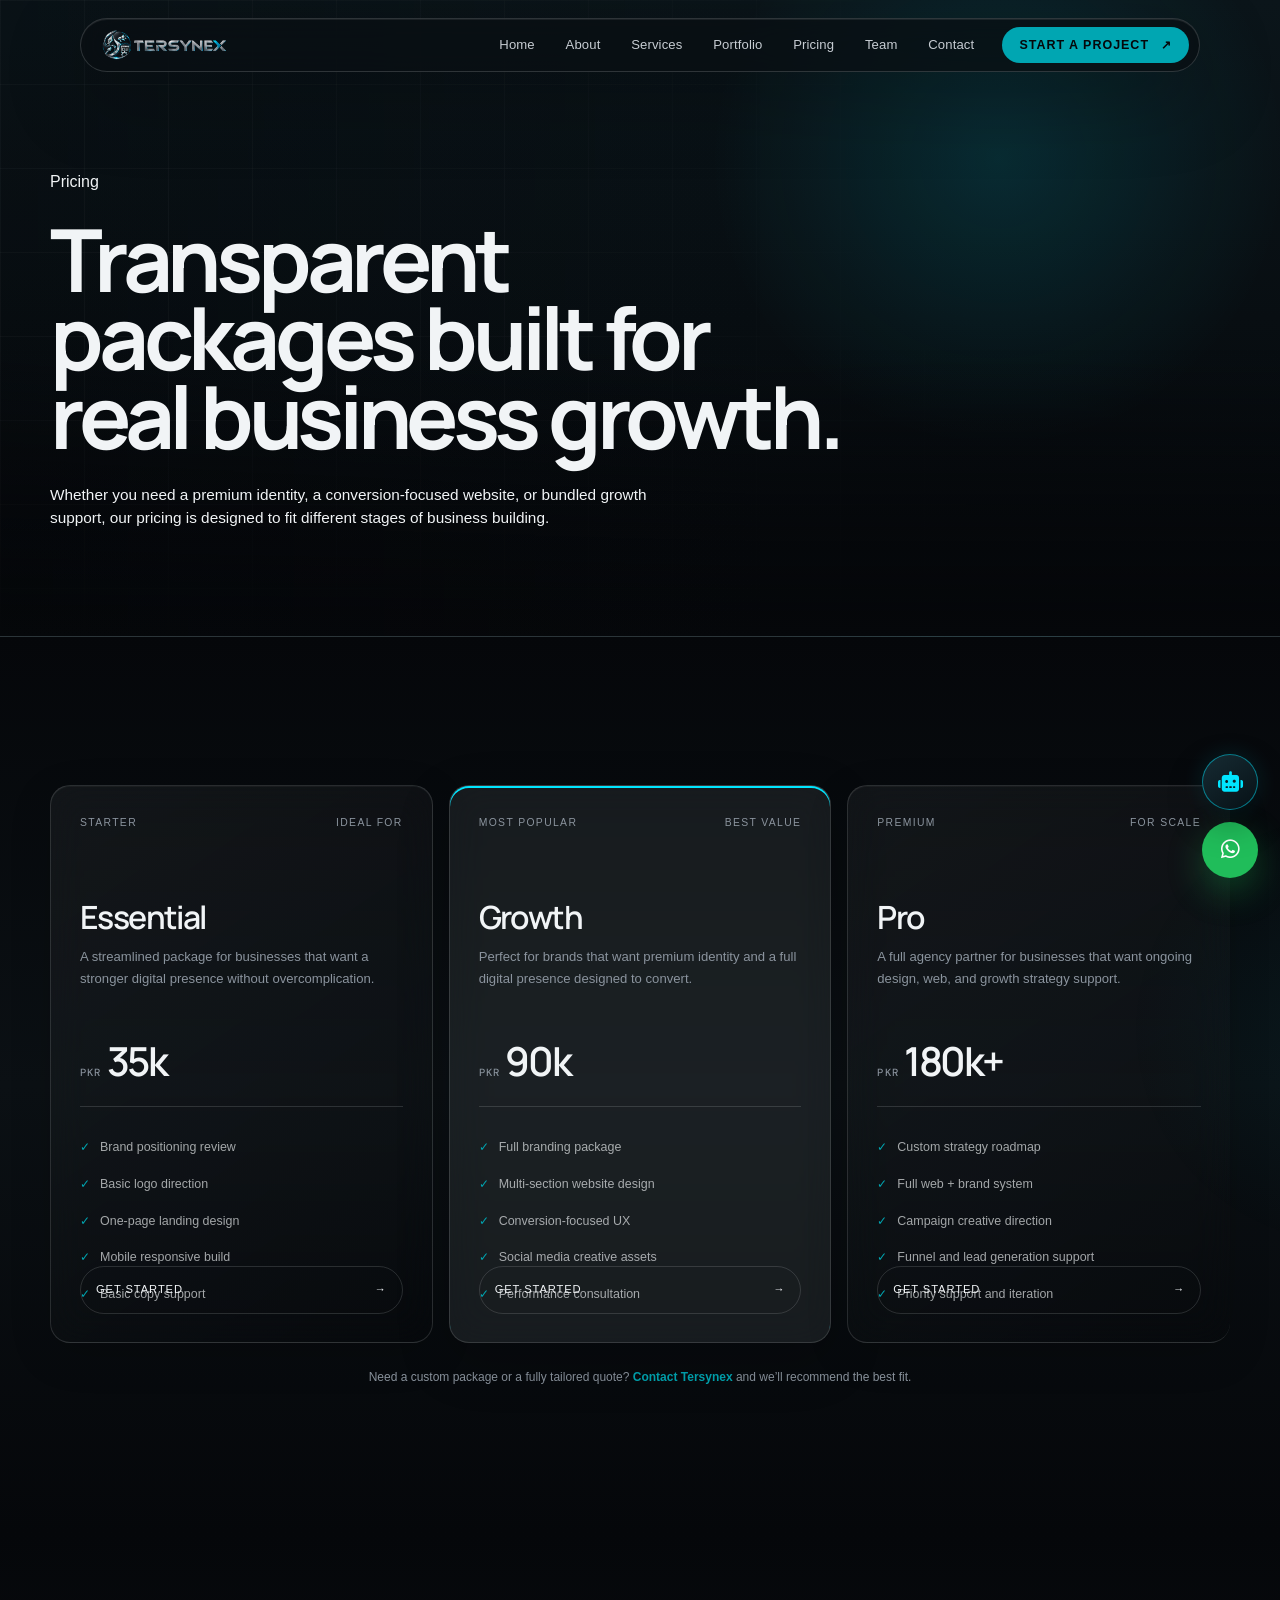
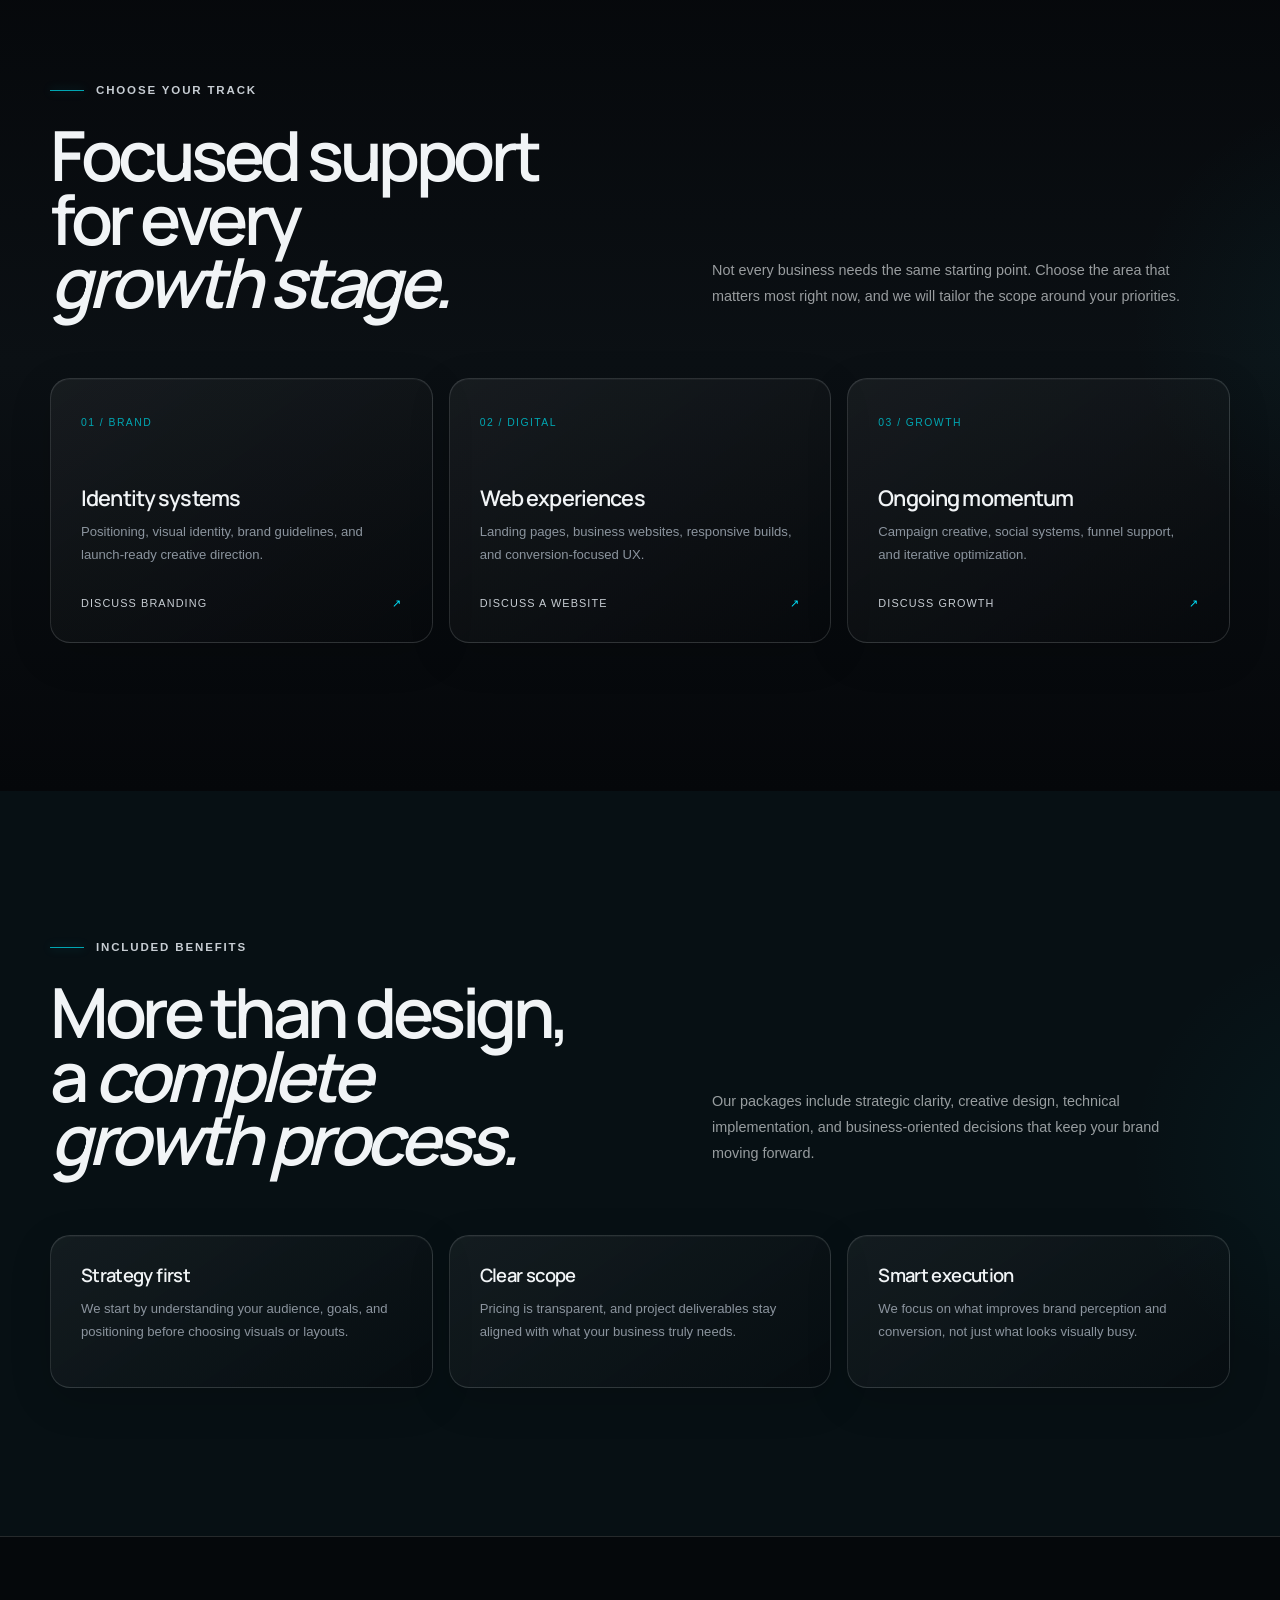
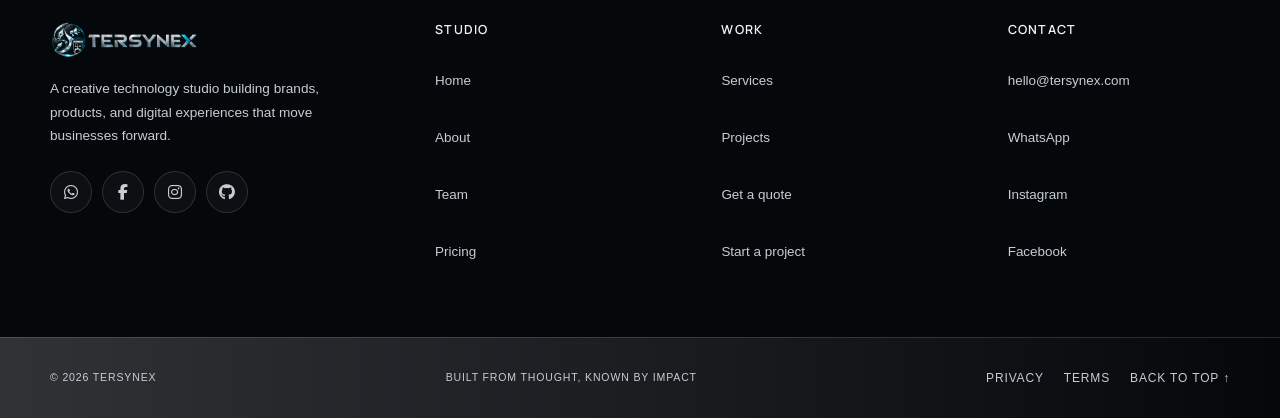
<file: pricing.html>
<!DOCTYPE html>
<html lang="en">
  <head>
    <meta charset="UTF-8" />
    <meta name="viewport" content="width=device-width, initial-scale=1.0" />
    <meta name="description" content="Tersynex pricing plans for brands looking for branding, website design, growth strategy, and digital marketing support." />
    <title>Pricing | Tersynex</title>
    <link rel="preconnect" href="https://fonts.googleapis.com" />
    <link rel="preconnect" href="https://fonts.gstatic.com" crossorigin />
    <link href="https://fonts.googleapis.com/css2?family=DM+Sans:wght@400;500;600;700&family=Manrope:wght@400;500;600;700;800&display=swap" rel="stylesheet" />
    <link rel="stylesheet" href="style.css" />
    <link rel="stylesheet" href="https://cdnjs.cloudflare.com/ajax/libs/font-awesome/6.5.2/css/all.min.css" />
  </head>
  <body>
    <nav class="nav" aria-label="Primary navigation" id="site-nav">
  <a class="brand" href="index.html" aria-label="Tersynex home">
    <img src="images/nav.png" alt="Tersynex">
  </a>
  <div class="nav-links">
    <a href="index.html">Home</a>
    <a href="about.html">About</a>
    <a href="services.html">Services</a>
    <a href="portfolio.html">Portfolio</a>
    <a href="pricing.html">Pricing</a>
    <a href="team.html">Team</a>
    <a href="contact.html">Contact</a>
  </div>
  <div class="mobile-nav" aria-label="Mobile menu">
    <a href="index.html">Home</a>
    <a href="about.html">About</a>
    <a href="services.html">Services</a>
    <a href="portfolio.html">Portfolio</a>
    <a href="pricing.html">Pricing</a>
    <a href="team.html">Team</a>
    <a href="contact.html">Contact</a>
  </div>
  <div class="nav-actions">
    <a class="nav-cta" href="contact.html">Start a project <span aria-hidden="true">↗</span></a>
    <button class="menu-toggle" type="button" aria-label="Open navigation" aria-expanded="false">
      <span></span><span></span>
    </button>
  </div>
</nav>

    <main>
      <section class="page-hero">
        <div class="container">
          <div class="page-hero-inner reveal">
            <div class="page-kicker">Pricing</div>
            <h1>Transparent packages built for real business growth.</h1>
            <p>Whether you need a premium identity, a conversion-focused website, or bundled growth support, our pricing is designed to fit different stages of business building.</p>
          </div>
        </div>
      </section>

      <section class="section-shell alt">
        <div class="container">
          <div class="pricing-grid reveal">
            <article class="price-card">
              <div class="price-top">
                <span>Starter</span>
                <span>Ideal for</span>
              </div>
              <h3>Essential</h3>
              <p class="description">A streamlined package for businesses that want a stronger digital presence without overcomplication.</p>
              <div class="price-value"><small>PKR</small>35k</div>
              <ul>
                <li>Brand positioning review</li>
                <li>Basic logo direction</li>
                <li>One-page landing design</li>
                <li>Mobile responsive build</li>
                <li>Basic copy support</li>
              </ul>
              <a class="price-cta" href="https://wa.me/923001234567?text=Hi%20Tersynex%2C%20I%20want%20to%20book%20the%20Essential%20plan." target="_blank"><span>Get started</span><span>→</span></a>
            </article>

            <article class="price-card featured">
              <div class="price-top">
                <span>Most popular</span>
                <span>Best value</span>
              </div>
              <h3>Growth</h3>
              <p class="description">Perfect for brands that want premium identity and a full digital presence designed to convert.</p>
              <div class="price-value"><small>PKR</small>90k</div>
              <ul>
                <li>Full branding package</li>
                <li>Multi-section website design</li>
                <li>Conversion-focused UX</li>
                <li>Social media creative assets</li>
                <li>Performance consultation</li>
              </ul>
              <a class="price-cta" href="https://wa.me/923001234567?text=Hi%20Tersynex%2C%20I%20want%20to%20book%20the%20Growth%20plan." target="_blank"><span>Get started</span><span>→</span></a>
            </article>

            <article class="price-card">
              <div class="price-top">
                <span>Premium</span>
                <span>For scale</span>
              </div>
              <h3>Pro</h3>
              <p class="description">A full agency partner for businesses that want ongoing design, web, and growth strategy support.</p>
              <div class="price-value"><small>PKR</small>180k+</div>
              <ul>
                <li>Custom strategy roadmap</li>
                <li>Full web + brand system</li>
                <li>Campaign creative direction</li>
                <li>Funnel and lead generation support</li>
                <li>Priority support and iteration</li>
              </ul>
              <a class="price-cta" href="https://wa.me/923001234567?text=Hi%20Tersynex%2C%20I%20want%20to%20book%20the%20Pro%20plan." target="_blank"><span>Get started</span><span>→</span></a>
            </article>
          </div>
          <p class="pricing-note">Need a custom package or a fully tailored quote? <a href="contact.html">Contact Tersynex</a> and we’ll recommend the best fit.</p>
        </div>
      </section>

      <section class="section-shell alt">
        <div class="container">
          <div class="section-heading reveal">
            <div>
              <div class="section-label">Choose your track</div>
              <h2>Focused support for every <em>growth stage.</em></h2>
            </div>
            <p>Not every business needs the same starting point. Choose the area that matters most right now, and we will tailor the scope around your priorities.</p>
          </div>
          <div class="pricing-track-grid reveal">
            <article class="pricing-track">
              <span>01 / Brand</span>
              <h3>Identity systems</h3>
              <p>Positioning, visual identity, brand guidelines, and launch-ready creative direction.</p>
              <a href="https://wa.me/923001234567?text=Hi%20Tersynex%2C%20I%20want%20a%20custom%20brand%20identity%20package." target="_blank" rel="noreferrer">Discuss branding <b>↗</b></a>
            </article>
            <article class="pricing-track">
              <span>02 / Digital</span>
              <h3>Web experiences</h3>
              <p>Landing pages, business websites, responsive builds, and conversion-focused UX.</p>
              <a href="https://wa.me/923001234567?text=Hi%20Tersynex%2C%20I%20want%20a%20custom%20website%20package." target="_blank" rel="noreferrer">Discuss a website <b>↗</b></a>
            </article>
            <article class="pricing-track">
              <span>03 / Growth</span>
              <h3>Ongoing momentum</h3>
              <p>Campaign creative, social systems, funnel support, and iterative optimization.</p>
              <a href="https://wa.me/923001234567?text=Hi%20Tersynex%2C%20I%20want%20a%20custom%20growth%20package." target="_blank" rel="noreferrer">Discuss growth <b>↗</b></a>
            </article>
          </div>
        </div>
      </section>

      <section class="section-shell">
        <div class="container">
          <div class="section-heading reveal">
            <div>
              <div class="section-label">Included benefits</div>
              <h2>More than design, a <em>complete growth process.</em></h2>
            </div>
            <p>Our packages include strategic clarity, creative design, technical implementation, and business-oriented decisions that keep your brand moving forward.</p>
          </div>

          <div class="feature-band reveal">
            <div class="feature-box">
              <h3>Strategy first</h3>
              <p>We start by understanding your audience, goals, and positioning before choosing visuals or layouts.</p>
            </div>
            <div class="feature-box">
              <h3>Clear scope</h3>
              <p>Pricing is transparent, and project deliverables stay aligned with what your business truly needs.</p>
            </div>
            <div class="feature-box">
              <h3>Smart execution</h3>
              <p>We focus on what improves brand perception and conversion, not just what looks visually busy.</p>
            </div>
          </div>
        </div>
      </section>
    </main>

    <footer class="footer">
		<div class="footer-top">
			<div class="footer-brand-col">
				<img src="images/nav.png" alt="Tersynex">
				<p>A creative technology studio building brands, products, and digital experiences that move businesses forward.</p>
				<div class="footer-socials" aria-label="Social media">
					<a href="https://wa.me/920000000000" target="_blank" rel="noopener" aria-label="WhatsApp"><i class="fa-brands fa-whatsapp" aria-hidden="true"></i></a>
					<a href="https://facebook.com/tersynex" target="_blank" rel="noopener" aria-label="Facebook"><i class="fa-brands fa-facebook-f" aria-hidden="true"></i></a>
					<a href="https://instagram.com/tersynex" target="_blank" rel="noopener" aria-label="Instagram"><i class="fa-brands fa-instagram" aria-hidden="true"></i></a>
					<a href="https://github.com/" target="_blank" rel="noopener" aria-label="GitHub"><i class="fa-brands fa-github" aria-hidden="true"></i></a>
				</div>
			</div>

			<div class="footer-col">
				<h4>Studio</h4>
				<ul>
					<li><a href="index.html">Home</a></li>
					<li><a href="about.html">About</a></li>
					<li><a href="team.html">Team</a></li>
					<li><a href="pricing.html">Pricing</a></li>
				</ul>
			</div>

			<div class="footer-col">
				<h4>Work</h4>
				<ul>
					<li><a href="services.html">Services</a></li>
					<li><a href="portfolio.html">Projects</a></li>
					<li><a href="pricing.html">Get a quote</a></li>
					<li><a href="contact.html">Start a project</a></li>
				</ul>
			</div>

			<div class="footer-col">
				<h4>Contact</h4>
				<ul>
					<li><a href="mailto:hello@tersynex.com">hello@tersynex.com</a></li>
					<li><a href="https://wa.me/920000000000" target="_blank" rel="noopener">WhatsApp</a></li>
					<li><a href="https://instagram.com/tersynex" target="_blank" rel="noopener">Instagram</a></li>
					<li><a href="https://facebook.com/tersynex" target="_blank" rel="noopener">Facebook</a></li>
				</ul>
			</div>
		</div>

		<div class="footer-bottom">
			<div class="footer-inner">
				<span id="footer-year">© Tersynex</span>
				<span>Built from Thought, Known by Impact</span>
				<div class="footer-legal">
					<a href="privacy.html">Privacy</a>
					<a href="terms.html">Terms</a>
					<a href="index.html#home">Back to top ↑</a>
				</div>
			</div>
		</div>
	</footer>

    <div class="assistant-widget"><div class="assistant-panel" aria-hidden="true"><div class="assistant-panel-head"><div><strong>Tersynex AI</strong><span>Brand assistant</span></div><button class="assistant-close" type="button" aria-label="Close assistant"><i class="fa-solid fa-xmark" aria-hidden="true"></i></button></div><div class="assistant-messages" role="log" aria-live="polite"><p class="assistant-message assistant-message-bot">Hi. Ask me about our services, pricing, process, or the right next step for your brand.</p></div><div class="assistant-prompts" aria-label="Suggested questions"><button type="button">What do you do?</button><button type="button">How does pricing work?</button></div><form class="assistant-form"><input type="text" name="question" placeholder="Ask about Tersynex..." autocomplete="off" aria-label="Ask Tersynex AI"><button type="submit" aria-label="Send question"><i class="fa-solid fa-arrow-up" aria-hidden="true"></i></button></form></div><button class="assistant-toggle" type="button" aria-label="Open Tersynex AI assistant" aria-expanded="false"><i class="fa-solid fa-robot" aria-hidden="true"></i></button></div>
    <a class="floating-whatsapp" href="https://wa.me/923001234567?text=Hi%20Tersynex%2C%20I%20want%20to%20discuss%20a%20project." target="_blank" rel="noreferrer" aria-label="Chat on WhatsApp"><i class="fa-brands fa-whatsapp" aria-hidden="true"></i></a>

    <script src="script.js"></script>
  </body>
</html>
</file>
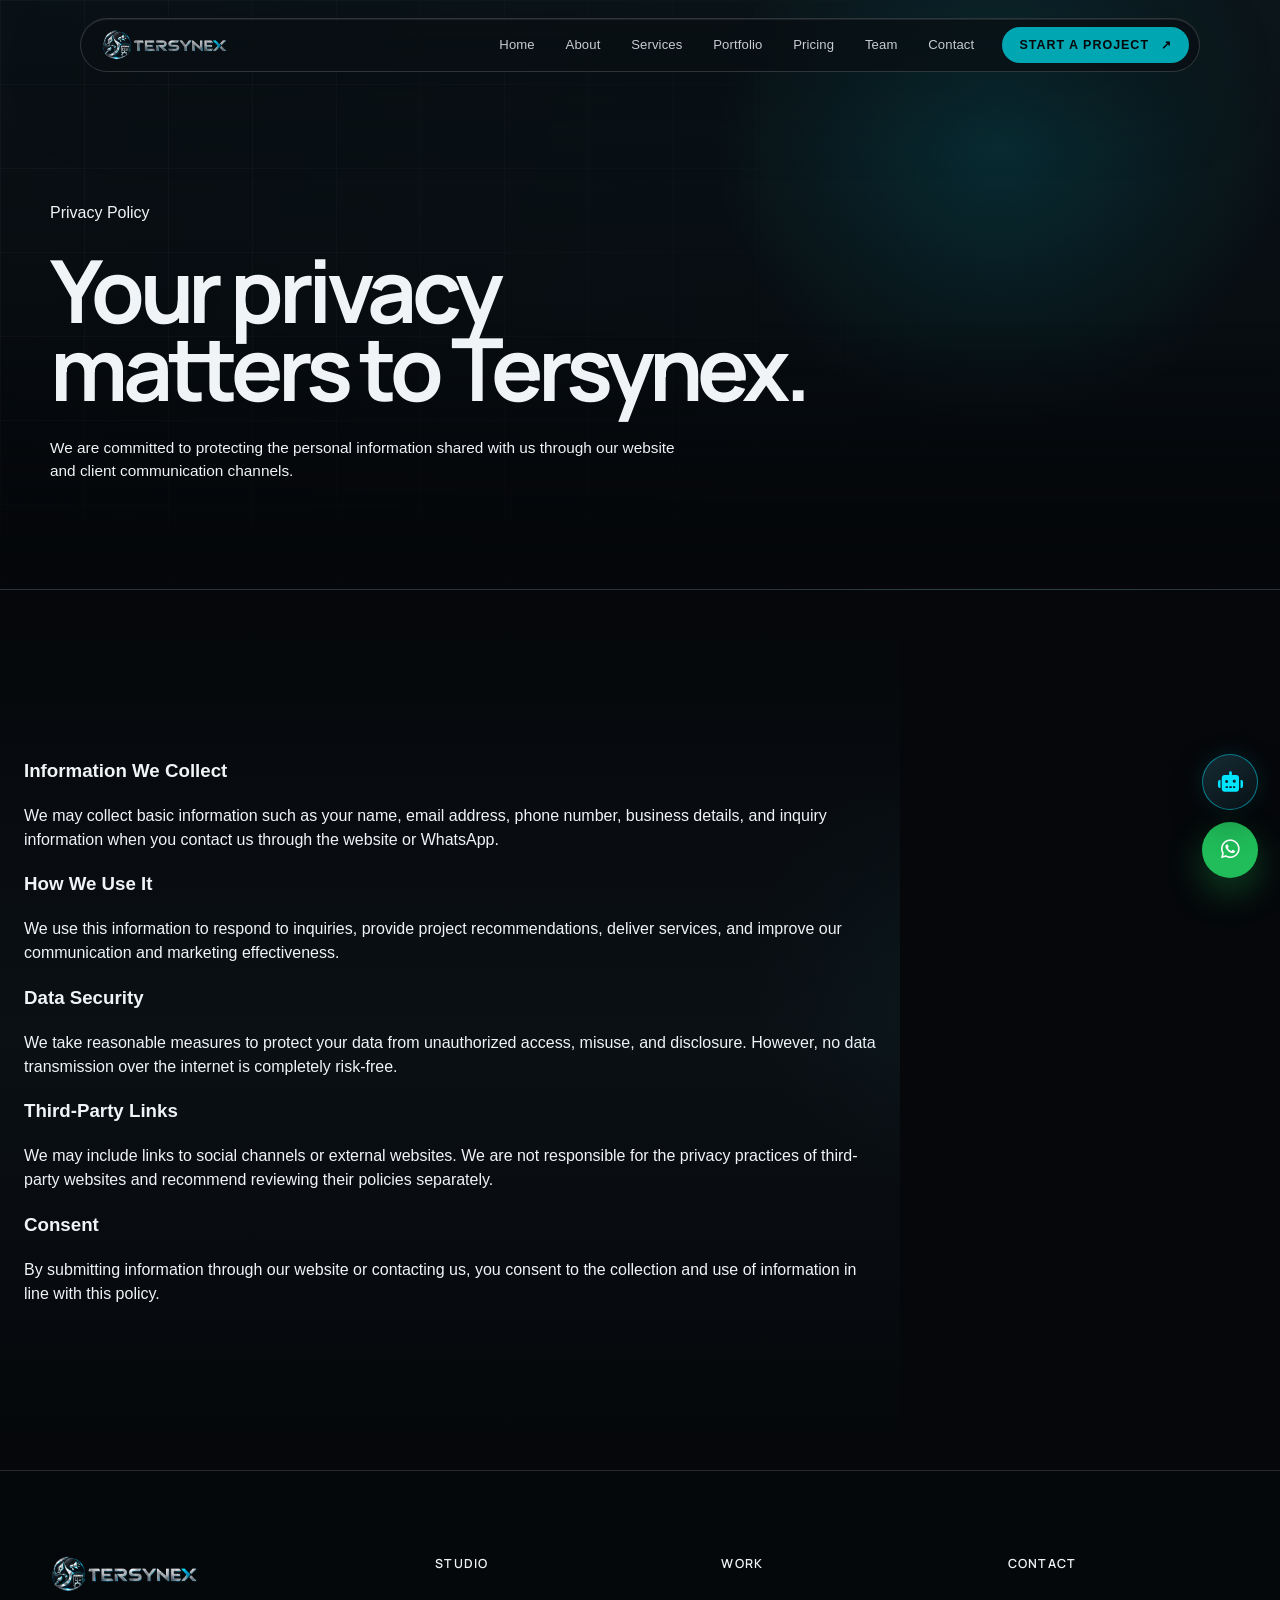
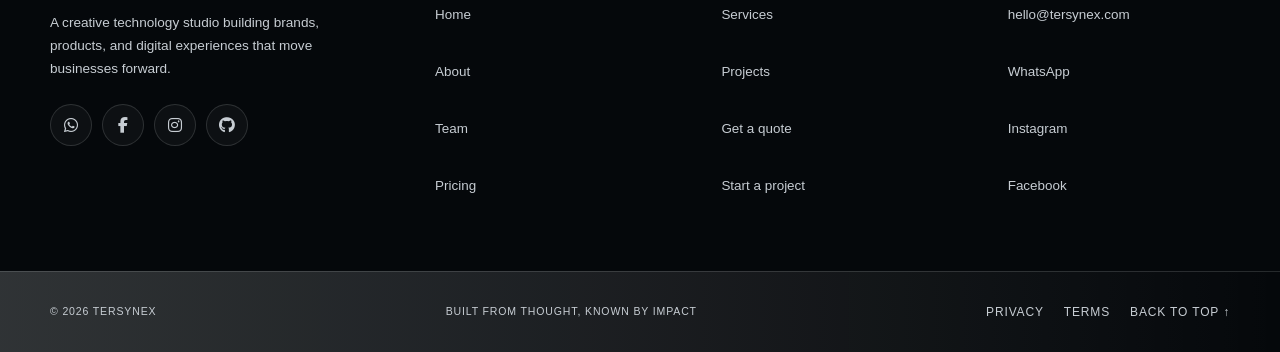
<file: privacy.html>
<!DOCTYPE html>
<html lang="en">
  <head>
    <meta charset="UTF-8" />
    <meta name="viewport" content="width=device-width, initial-scale=1.0" />
    <meta name="description" content="Privacy policy for Tersynex website visitors and clients." />
    <title>Privacy Policy | Tersynex</title>
    <link rel="preconnect" href="https://fonts.googleapis.com" />
    <link rel="preconnect" href="https://fonts.gstatic.com" crossorigin />
    <link href="https://fonts.googleapis.com/css2?family=DM+Sans:wght@400;500;600;700&family=Manrope:wght@400;500;600;700;800&display=swap" rel="stylesheet" />
    <link rel="stylesheet" href="style.css" />
    <link rel="stylesheet" href="https://cdnjs.cloudflare.com/ajax/libs/font-awesome/6.5.2/css/all.min.css" />
  </head>
  <body>
    <nav class="nav" aria-label="Primary navigation" id="site-nav">
  <a class="brand" href="index.html" aria-label="Tersynex home">
    <img src="images/nav.png" alt="Tersynex">
  </a>
  <div class="nav-links">
    <a href="index.html">Home</a>
    <a href="about.html">About</a>
    <a href="services.html">Services</a>
    <a href="portfolio.html">Portfolio</a>
    <a href="pricing.html">Pricing</a>
    <a href="team.html">Team</a>
    <a href="contact.html">Contact</a>
  </div>
  <div class="mobile-nav" aria-label="Mobile menu">
    <a href="index.html">Home</a>
    <a href="about.html">About</a>
    <a href="services.html">Services</a>
    <a href="portfolio.html">Portfolio</a>
    <a href="pricing.html">Pricing</a>
    <a href="team.html">Team</a>
    <a href="contact.html">Contact</a>
  </div>
  <div class="nav-actions">
    <a class="nav-cta" href="contact.html">Start a project <span aria-hidden="true">↗</span></a>
    <button class="menu-toggle" type="button" aria-label="Open navigation" aria-expanded="false">
      <span></span><span></span>
    </button>
  </div>
</nav>

    <main>
      <section class="page-hero">
        <div class="container">
          <div class="page-hero-inner reveal">
            <div class="page-kicker">Privacy Policy</div>
            <h1>Your privacy matters to Tersynex.</h1>
            <p>We are committed to protecting the personal information shared with us through our website and client communication channels.</p>
          </div>
        </div>
      </section>

      <section class="section-shell alt policy-page">
        <div class="container">
          <div class="content-block reveal">
            <div class="block">
              <h3>Information We Collect</h3>
              <p>We may collect basic information such as your name, email address, phone number, business details, and inquiry information when you contact us through the website or WhatsApp.</p>
            </div>
            <div class="block">
              <h3>How We Use It</h3>
              <p>We use this information to respond to inquiries, provide project recommendations, deliver services, and improve our communication and marketing effectiveness.</p>
            </div>
            <div class="block">
              <h3>Data Security</h3>
              <p>We take reasonable measures to protect your data from unauthorized access, misuse, and disclosure. However, no data transmission over the internet is completely risk-free.</p>
            </div>
            <div class="block">
              <h3>Third-Party Links</h3>
              <p>We may include links to social channels or external websites. We are not responsible for the privacy practices of third-party websites and recommend reviewing their policies separately.</p>
            </div>
            <div class="block">
              <h3>Consent</h3>
              <p>By submitting information through our website or contacting us, you consent to the collection and use of information in line with this policy.</p>
            </div>
          </div>
        </div>
      </section>
    </main>

    <footer class="footer">
		<div class="footer-top">
			<div class="footer-brand-col">
				<img src="images/nav.png" alt="Tersynex">
				<p>A creative technology studio building brands, products, and digital experiences that move businesses forward.</p>
				<div class="footer-socials" aria-label="Social media">
					<a href="https://wa.me/920000000000" target="_blank" rel="noopener" aria-label="WhatsApp"><i class="fa-brands fa-whatsapp" aria-hidden="true"></i></a>
					<a href="https://facebook.com/tersynex" target="_blank" rel="noopener" aria-label="Facebook"><i class="fa-brands fa-facebook-f" aria-hidden="true"></i></a>
					<a href="https://instagram.com/tersynex" target="_blank" rel="noopener" aria-label="Instagram"><i class="fa-brands fa-instagram" aria-hidden="true"></i></a>
					<a href="https://github.com/" target="_blank" rel="noopener" aria-label="GitHub"><i class="fa-brands fa-github" aria-hidden="true"></i></a>
				</div>
			</div>

			<div class="footer-col">
				<h4>Studio</h4>
				<ul>
					<li><a href="index.html">Home</a></li>
					<li><a href="about.html">About</a></li>
					<li><a href="team.html">Team</a></li>
					<li><a href="pricing.html">Pricing</a></li>
				</ul>
			</div>

			<div class="footer-col">
				<h4>Work</h4>
				<ul>
					<li><a href="services.html">Services</a></li>
					<li><a href="portfolio.html">Projects</a></li>
					<li><a href="pricing.html">Get a quote</a></li>
					<li><a href="contact.html">Start a project</a></li>
				</ul>
			</div>

			<div class="footer-col">
				<h4>Contact</h4>
				<ul>
					<li><a href="mailto:hello@tersynex.com">hello@tersynex.com</a></li>
					<li><a href="https://wa.me/920000000000" target="_blank" rel="noopener">WhatsApp</a></li>
					<li><a href="https://instagram.com/tersynex" target="_blank" rel="noopener">Instagram</a></li>
					<li><a href="https://facebook.com/tersynex" target="_blank" rel="noopener">Facebook</a></li>
				</ul>
			</div>
		</div>

		<div class="footer-bottom">
			<div class="footer-inner">
				<span id="footer-year">© Tersynex</span>
				<span>Built from Thought, Known by Impact</span>
				<div class="footer-legal">
					<a href="privacy.html">Privacy</a>
					<a href="terms.html">Terms</a>
					<a href="index.html#home">Back to top ↑</a>
				</div>
			</div>
		</div>
	</footer>

    <div class="assistant-widget"><div class="assistant-panel" aria-hidden="true"><div class="assistant-panel-head"><div><strong>Tersynex AI</strong><span>Brand assistant</span></div><button class="assistant-close" type="button" aria-label="Close assistant"><i class="fa-solid fa-xmark" aria-hidden="true"></i></button></div><div class="assistant-messages" role="log" aria-live="polite"><p class="assistant-message assistant-message-bot">Hi. Ask me about our services, pricing, process, or the right next step for your brand.</p></div><div class="assistant-prompts" aria-label="Suggested questions"><button type="button">What do you do?</button><button type="button">How does pricing work?</button></div><form class="assistant-form"><input type="text" name="question" placeholder="Ask about Tersynex..." autocomplete="off" aria-label="Ask Tersynex AI"><button type="submit" aria-label="Send question"><i class="fa-solid fa-arrow-up" aria-hidden="true"></i></button></form></div><button class="assistant-toggle" type="button" aria-label="Open Tersynex AI assistant" aria-expanded="false"><i class="fa-solid fa-robot" aria-hidden="true"></i></button></div>
    <a class="floating-whatsapp" href="https://wa.me/923001234567?text=Hi%20Tersynex%2C%20I%20want%20to%20discuss%20a%20project." target="_blank" rel="noreferrer" aria-label="Chat on WhatsApp"><i class="fa-brands fa-whatsapp" aria-hidden="true"></i></a>

    <script src="script.js"></script>
  </body>
</html>
</file>
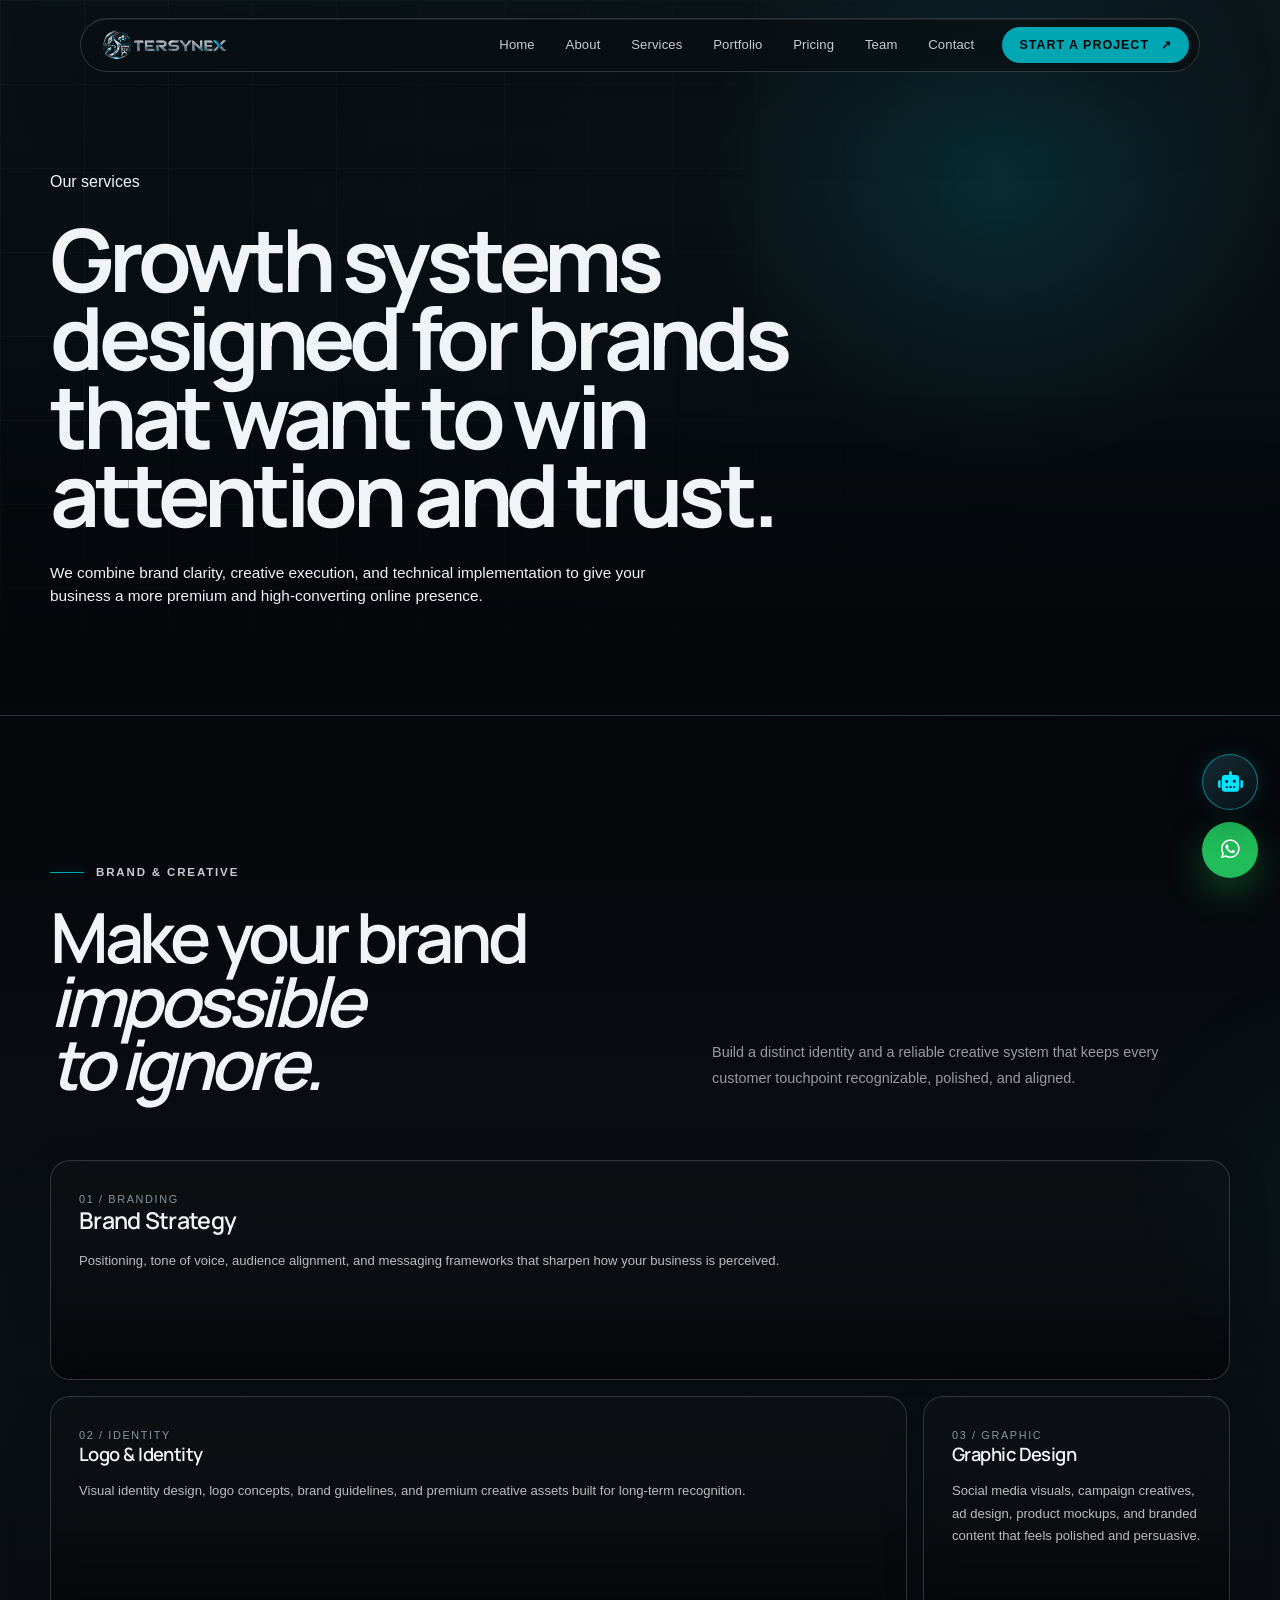
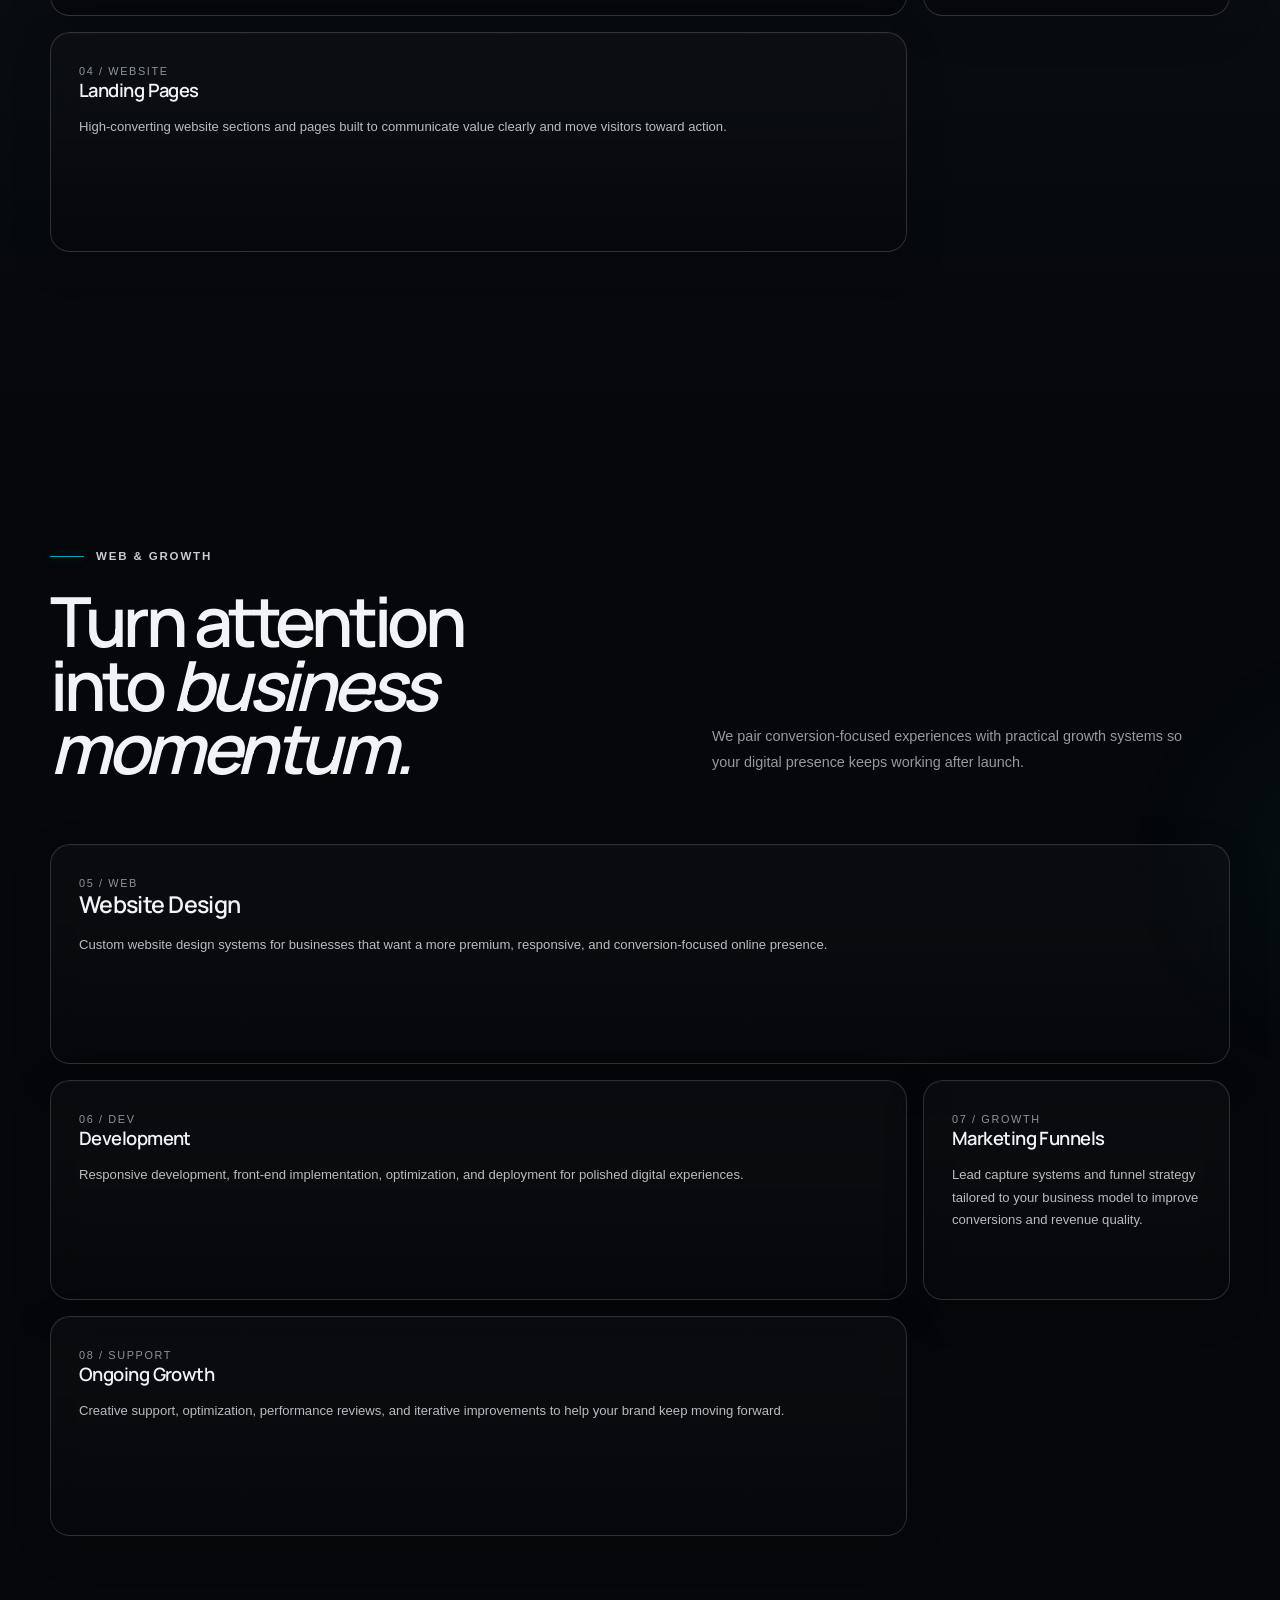
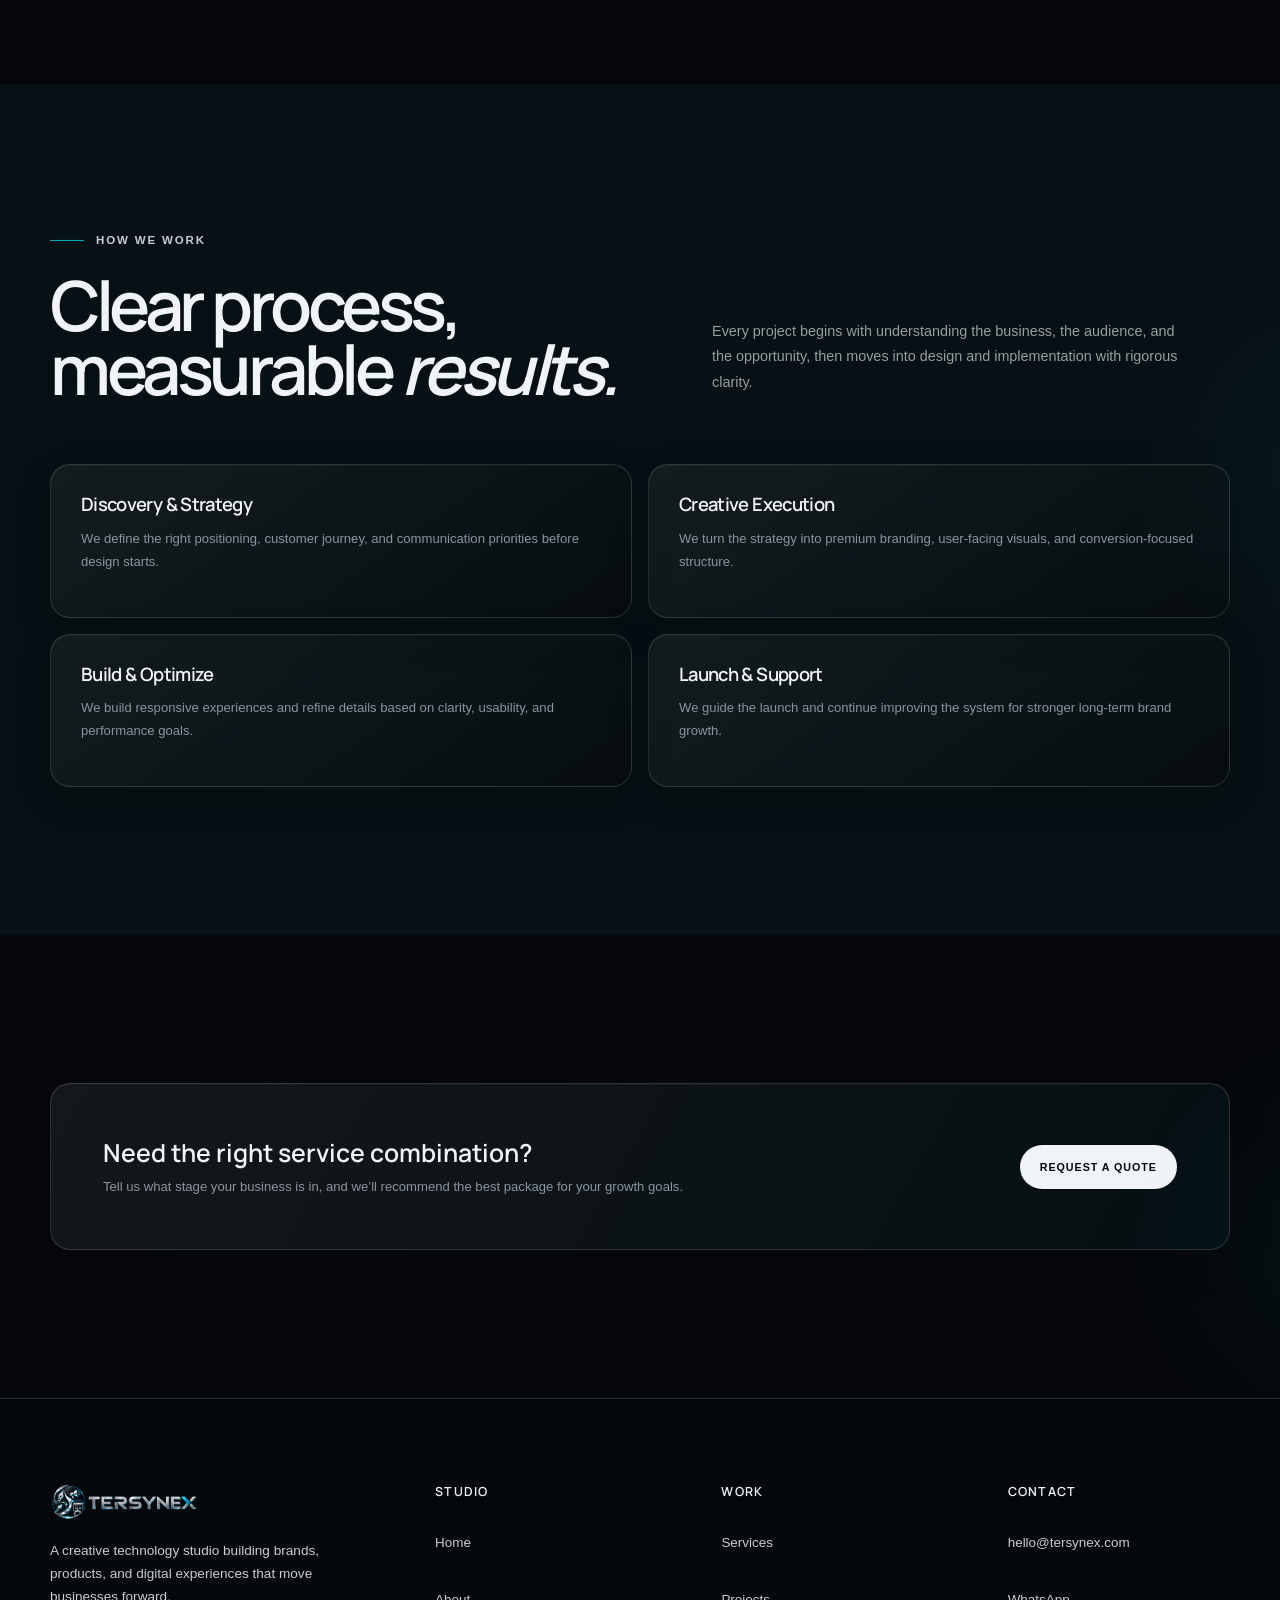
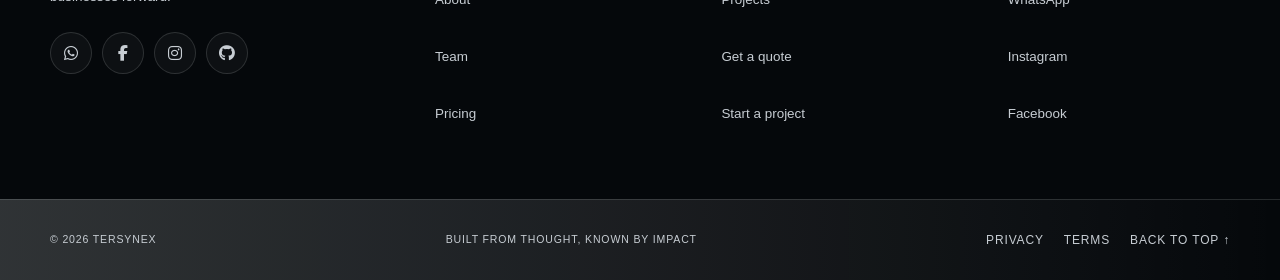
<file: services.html>
<!DOCTYPE html>
<html lang="en">
  <head>
    <meta charset="UTF-8" />
    <meta name="viewport" content="width=device-width, initial-scale=1.0" />
    <meta name="description" content="Explore Tersynex services covering branding, web design, development, graphic design, and digital growth strategy." />
    <title>Services | Tersynex</title>
    <link rel="preconnect" href="https://fonts.googleapis.com" />
    <link rel="preconnect" href="https://fonts.gstatic.com" crossorigin />
    <link href="https://fonts.googleapis.com/css2?family=DM+Sans:wght@400;500;600;700&family=Manrope:wght@400;500;600;700;800&display=swap" rel="stylesheet" />
    <link rel="stylesheet" href="style.css" />
    <link rel="stylesheet" href="https://cdnjs.cloudflare.com/ajax/libs/font-awesome/6.5.2/css/all.min.css" />
  </head>
  <body>
    <nav class="nav" aria-label="Primary navigation" id="site-nav">
  <a class="brand" href="index.html" aria-label="Tersynex home">
    <img src="images/nav.png" alt="Tersynex">
  </a>
  <div class="nav-links">
    <a href="index.html">Home</a>
    <a href="about.html">About</a>
    <a href="services.html">Services</a>
    <a href="portfolio.html">Portfolio</a>
    <a href="pricing.html">Pricing</a>
    <a href="team.html">Team</a>
    <a href="contact.html">Contact</a>
  </div>
  <div class="mobile-nav" aria-label="Mobile menu">
    <a href="index.html">Home</a>
    <a href="about.html">About</a>
    <a href="services.html">Services</a>
    <a href="portfolio.html">Portfolio</a>
    <a href="pricing.html">Pricing</a>
    <a href="team.html">Team</a>
    <a href="contact.html">Contact</a>
  </div>
  <div class="nav-actions">
    <a class="nav-cta" href="contact.html">Start a project <span aria-hidden="true">↗</span></a>
    <button class="menu-toggle" type="button" aria-label="Open navigation" aria-expanded="false">
      <span></span><span></span>
    </button>
  </div>
</nav>

    <main>
      <section class="page-hero">
        <div class="container">
          <div class="page-hero-inner reveal">
            <div class="page-kicker">Our services</div>
            <h1>Growth systems designed for brands that want to win attention and trust.</h1>
            <p>We combine brand clarity, creative execution, and technical implementation to give your business a more premium and high-converting online presence.</p>
          </div>
        </div>
      </section>

      <section class="section-shell alt">
        <div class="container">
          <div class="section-heading reveal">
            <div>
              <div class="section-label">Brand & creative</div>
              <h2>Make your brand <em>impossible to ignore.</em></h2>
            </div>
            <p>Build a distinct identity and a reliable creative system that keeps every customer touchpoint recognizable, polished, and aligned.</p>
          </div>
          <div class="card-grid reveal">
            <article class="service-card">
              <div class="card-number">01 / branding</div>
              <h3>Brand Strategy</h3>
              <p>Positioning, tone of voice, audience alignment, and messaging frameworks that sharpen how your business is perceived.</p>
              <a href="pricing.html" class="card-link"><span>Learn more</span><span>→</span></a>
            </article>
            <article class="service-card">
              <div class="card-number">02 / identity</div>
              <h3>Logo & Identity</h3>
              <p>Visual identity design, logo concepts, brand guidelines, and premium creative assets built for long-term recognition.</p>
              <a href="pricing.html" class="card-link"><span>Learn more</span><span>→</span></a>
            </article>
            <article class="service-card">
              <div class="card-number">03 / graphic</div>
              <h3>Graphic Design</h3>
              <p>Social media visuals, campaign creatives, ad design, product mockups, and branded content that feels polished and persuasive.</p>
              <a href="pricing.html" class="card-link"><span>Learn more</span><span>→</span></a>
            </article>
            <article class="service-card">
              <div class="card-number">04 / website</div>
              <h3>Landing Pages</h3>
              <p>High-converting website sections and pages built to communicate value clearly and move visitors toward action.</p>
              <a href="pricing.html" class="card-link"><span>Learn more</span><span>→</span></a>
            </article>
          </div>
        </div>
      </section>

      <section class="section-shell">
        <div class="container">
          <div class="section-heading reveal">
            <div>
              <div class="section-label">Web & growth</div>
              <h2>Turn attention into <em>business momentum.</em></h2>
            </div>
            <p>We pair conversion-focused experiences with practical growth systems so your digital presence keeps working after launch.</p>
          </div>
          <div class="card-grid reveal">
            <article class="service-card">
              <div class="card-number">05 / web</div>
              <h3>Website Design</h3>
              <p>Custom website design systems for businesses that want a more premium, responsive, and conversion-focused online presence.</p>
              <a href="pricing.html" class="card-link"><span>Learn more</span><span>→</span></a>
            </article>
            <article class="service-card">
              <div class="card-number">06 / dev</div>
              <h3>Development</h3>
              <p>Responsive development, front-end implementation, optimization, and deployment for polished digital experiences.</p>
              <a href="pricing.html" class="card-link"><span>Learn more</span><span>→</span></a>
            </article>
            <article class="service-card">
              <div class="card-number">07 / growth</div>
              <h3>Marketing Funnels</h3>
              <p>Lead capture systems and funnel strategy tailored to your business model to improve conversions and revenue quality.</p>
              <a href="pricing.html" class="card-link"><span>Learn more</span><span>→</span></a>
            </article>
            <article class="service-card">
              <div class="card-number">08 / support</div>
              <h3>Ongoing Growth</h3>
              <p>Creative support, optimization, performance reviews, and iterative improvements to help your brand keep moving forward.</p>
              <a href="pricing.html" class="card-link"><span>Learn more</span><span>→</span></a>
            </article>
          </div>
        </div>
      </section>

      <section class="section-shell">
        <div class="container">
          <div class="section-heading reveal">
            <div>
              <div class="section-label">How we work</div>
              <h2>Clear process, measurable <em>results.</em></h2>
            </div>
            <p>Every project begins with understanding the business, the audience, and the opportunity, then moves into design and implementation with rigorous clarity.</p>
          </div>

          <div class="info-grid reveal">
            <div class="info-box">
              <h3>Discovery & Strategy</h3>
              <p>We define the right positioning, customer journey, and communication priorities before design starts.</p>
            </div>
            <div class="info-box">
              <h3>Creative Execution</h3>
              <p>We turn the strategy into premium branding, user-facing visuals, and conversion-focused structure.</p>
            </div>
            <div class="info-box">
              <h3>Build & Optimize</h3>
              <p>We build responsive experiences and refine details based on clarity, usability, and performance goals.</p>
            </div>
            <div class="info-box">
              <h3>Launch & Support</h3>
              <p>We guide the launch and continue improving the system for stronger long-term brand growth.</p>
            </div>
          </div>
        </div>
      </section>

      <section class="section-shell">
        <div class="container">
          <div class="cta-panel reveal">
            <div class="inner">
              <div>
                <h3>Need the right service combination?</h3>
                <p>Tell us what stage your business is in, and we’ll recommend the best package for your growth goals.</p>
              </div>
              <a href="contact.html" class="primary-btn">Request a quote</a>
            </div>
          </div>
        </div>
      </section>
    </main>

    <footer class="footer">
		<div class="footer-top">
			<div class="footer-brand-col">
				<img src="images/nav.png" alt="Tersynex">
				<p>A creative technology studio building brands, products, and digital experiences that move businesses forward.</p>
				<div class="footer-socials" aria-label="Social media">
					<a href="https://wa.me/920000000000" target="_blank" rel="noopener" aria-label="WhatsApp"><i class="fa-brands fa-whatsapp" aria-hidden="true"></i></a>
					<a href="https://facebook.com/tersynex" target="_blank" rel="noopener" aria-label="Facebook"><i class="fa-brands fa-facebook-f" aria-hidden="true"></i></a>
					<a href="https://instagram.com/tersynex" target="_blank" rel="noopener" aria-label="Instagram"><i class="fa-brands fa-instagram" aria-hidden="true"></i></a>
					<a href="https://github.com/" target="_blank" rel="noopener" aria-label="GitHub"><i class="fa-brands fa-github" aria-hidden="true"></i></a>
				</div>
			</div>

			<div class="footer-col">
				<h4>Studio</h4>
				<ul>
					<li><a href="index.html">Home</a></li>
					<li><a href="about.html">About</a></li>
					<li><a href="team.html">Team</a></li>
					<li><a href="pricing.html">Pricing</a></li>
				</ul>
			</div>

			<div class="footer-col">
				<h4>Work</h4>
				<ul>
					<li><a href="services.html">Services</a></li>
					<li><a href="portfolio.html">Projects</a></li>
					<li><a href="pricing.html">Get a quote</a></li>
					<li><a href="contact.html">Start a project</a></li>
				</ul>
			</div>

			<div class="footer-col">
				<h4>Contact</h4>
				<ul>
					<li><a href="mailto:hello@tersynex.com">hello@tersynex.com</a></li>
					<li><a href="https://wa.me/920000000000" target="_blank" rel="noopener">WhatsApp</a></li>
					<li><a href="https://instagram.com/tersynex" target="_blank" rel="noopener">Instagram</a></li>
					<li><a href="https://facebook.com/tersynex" target="_blank" rel="noopener">Facebook</a></li>
				</ul>
			</div>
		</div>

		<div class="footer-bottom">
			<div class="footer-inner">
				<span id="footer-year">© Tersynex</span>
				<span>Built from Thought, Known by Impact</span>
				<div class="footer-legal">
					<a href="privacy.html">Privacy</a>
					<a href="terms.html">Terms</a>
					<a href="index.html#home">Back to top ↑</a>
				</div>
			</div>
		</div>
	</footer>

    <div class="assistant-widget"><div class="assistant-panel" aria-hidden="true"><div class="assistant-panel-head"><div><strong>Tersynex AI</strong><span>Brand assistant</span></div><button class="assistant-close" type="button" aria-label="Close assistant"><i class="fa-solid fa-xmark" aria-hidden="true"></i></button></div><div class="assistant-messages" role="log" aria-live="polite"><p class="assistant-message assistant-message-bot">Hi. Ask me about our services, pricing, process, or the right next step for your brand.</p></div><div class="assistant-prompts" aria-label="Suggested questions"><button type="button">What do you do?</button><button type="button">How does pricing work?</button></div><form class="assistant-form"><input type="text" name="question" placeholder="Ask about Tersynex..." autocomplete="off" aria-label="Ask Tersynex AI"><button type="submit" aria-label="Send question"><i class="fa-solid fa-arrow-up" aria-hidden="true"></i></button></form></div><button class="assistant-toggle" type="button" aria-label="Open Tersynex AI assistant" aria-expanded="false"><i class="fa-solid fa-robot" aria-hidden="true"></i></button></div>
    <a class="floating-whatsapp" href="https://wa.me/923001234567?text=Hi%20Tersynex%2C%20I%20want%20to%20discuss%20a%20project." target="_blank" rel="noreferrer" aria-label="Chat on WhatsApp"><i class="fa-brands fa-whatsapp" aria-hidden="true"></i></a>

    <script src="script.js"></script>
  </body>
</html>
</file>
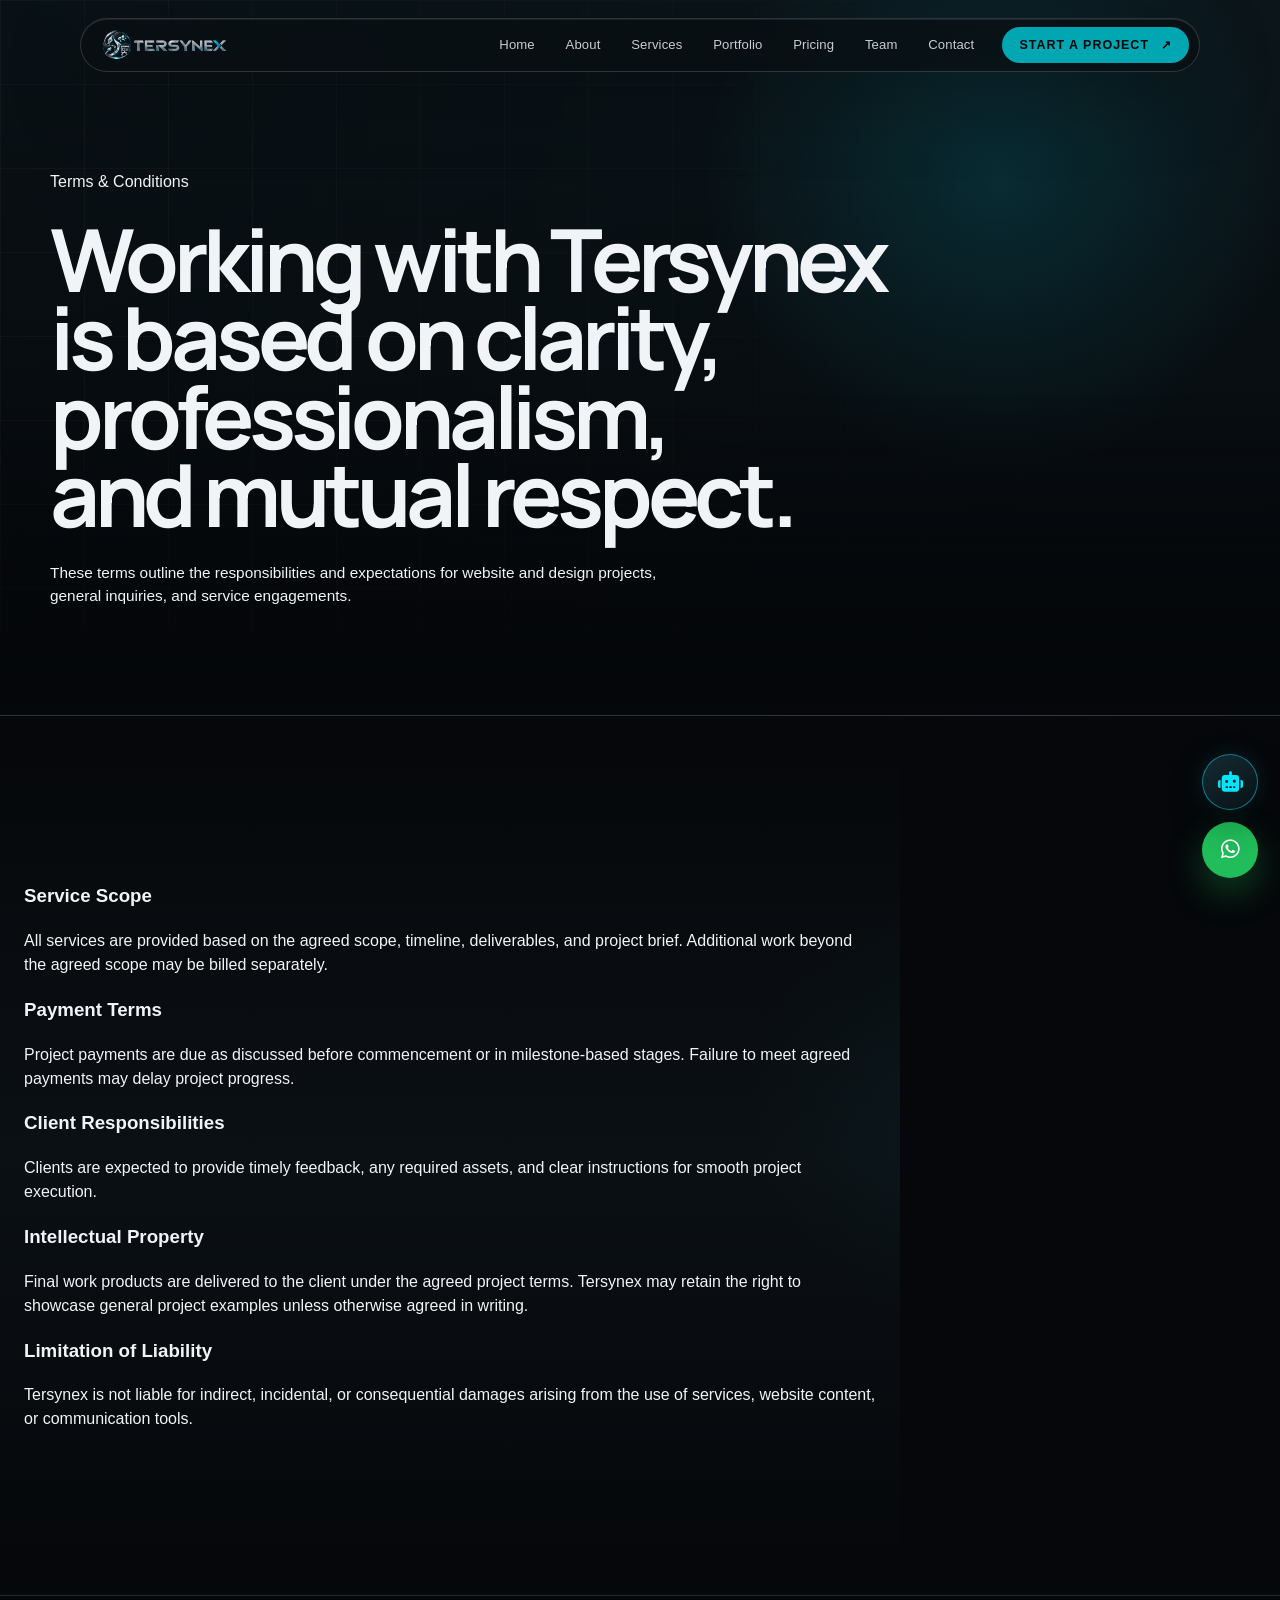
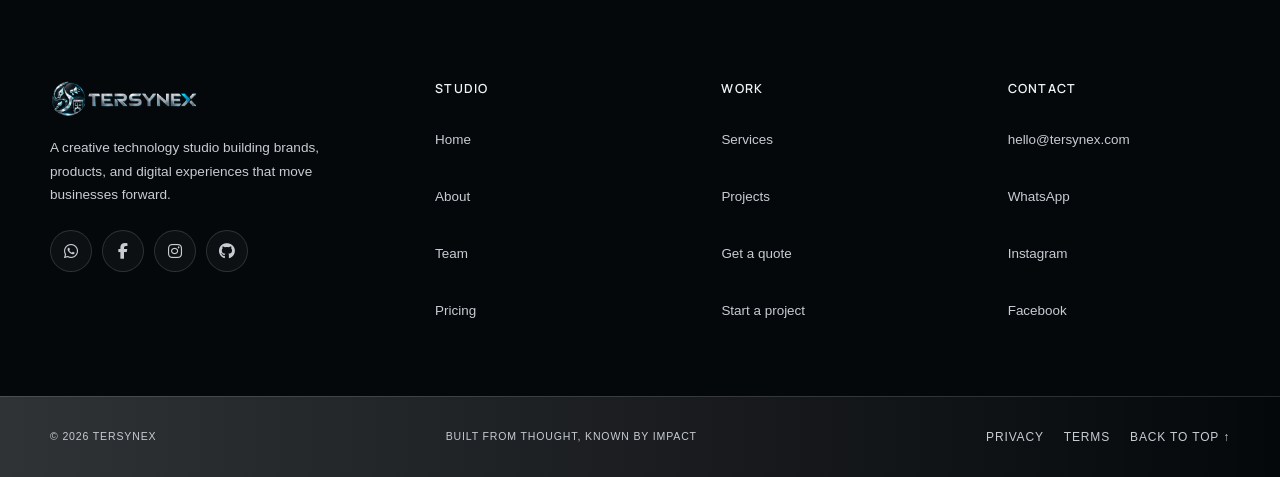
<file: terms.html>
<!DOCTYPE html>
<html lang="en">
  <head>
    <meta charset="UTF-8" />
    <meta name="viewport" content="width=device-width, initial-scale=1.0" />
    <meta name="description" content="Terms and conditions for Tersynex website and service engagement." />
    <title>Terms & Conditions | Tersynex</title>
    <link rel="preconnect" href="https://fonts.googleapis.com" />
    <link rel="preconnect" href="https://fonts.gstatic.com" crossorigin />
    <link href="https://fonts.googleapis.com/css2?family=DM+Sans:wght@400;500;600;700&family=Manrope:wght@400;500;600;700;800&display=swap" rel="stylesheet" />
    <link rel="stylesheet" href="style.css" />
    <link rel="stylesheet" href="https://cdnjs.cloudflare.com/ajax/libs/font-awesome/6.5.2/css/all.min.css" />
  </head>
  <body>
    <nav class="nav" aria-label="Primary navigation" id="site-nav">
  <a class="brand" href="index.html" aria-label="Tersynex home">
    <img src="images/nav.png" alt="Tersynex">
  </a>
  <div class="nav-links">
    <a href="index.html">Home</a>
    <a href="about.html">About</a>
    <a href="services.html">Services</a>
    <a href="portfolio.html">Portfolio</a>
    <a href="pricing.html">Pricing</a>
    <a href="team.html">Team</a>
    <a href="contact.html">Contact</a>
  </div>
  <div class="mobile-nav" aria-label="Mobile menu">
    <a href="index.html">Home</a>
    <a href="about.html">About</a>
    <a href="services.html">Services</a>
    <a href="portfolio.html">Portfolio</a>
    <a href="pricing.html">Pricing</a>
    <a href="team.html">Team</a>
    <a href="contact.html">Contact</a>
  </div>
  <div class="nav-actions">
    <a class="nav-cta" href="contact.html">Start a project <span aria-hidden="true">↗</span></a>
    <button class="menu-toggle" type="button" aria-label="Open navigation" aria-expanded="false">
      <span></span><span></span>
    </button>
  </div>
</nav>

    <main>
      <section class="page-hero">
        <div class="container">
          <div class="page-hero-inner reveal">
            <div class="page-kicker">Terms & Conditions</div>
            <h1>Working with Tersynex is based on clarity, professionalism, and mutual respect.</h1>
            <p>These terms outline the responsibilities and expectations for website and design projects, general inquiries, and service engagements.</p>
          </div>
        </div>
      </section>

      <section class="section-shell alt terms-page">
        <div class="container">
          <div class="content-block reveal">
            <div class="block">
              <h3>Service Scope</h3>
              <p>All services are provided based on the agreed scope, timeline, deliverables, and project brief. Additional work beyond the agreed scope may be billed separately.</p>
            </div>
            <div class="block">
              <h3>Payment Terms</h3>
              <p>Project payments are due as discussed before commencement or in milestone-based stages. Failure to meet agreed payments may delay project progress.</p>
            </div>
            <div class="block">
              <h3>Client Responsibilities</h3>
              <p>Clients are expected to provide timely feedback, any required assets, and clear instructions for smooth project execution.</p>
            </div>
            <div class="block">
              <h3>Intellectual Property</h3>
              <p>Final work products are delivered to the client under the agreed project terms. Tersynex may retain the right to showcase general project examples unless otherwise agreed in writing.</p>
            </div>
            <div class="block">
              <h3>Limitation of Liability</h3>
              <p>Tersynex is not liable for indirect, incidental, or consequential damages arising from the use of services, website content, or communication tools.</p>
            </div>
          </div>
        </div>
      </section>
    </main>

    <footer class="footer">
		<div class="footer-top">
			<div class="footer-brand-col">
				<img src="images/nav.png" alt="Tersynex">
				<p>A creative technology studio building brands, products, and digital experiences that move businesses forward.</p>
				<div class="footer-socials" aria-label="Social media">
					<a href="https://wa.me/920000000000" target="_blank" rel="noopener" aria-label="WhatsApp"><i class="fa-brands fa-whatsapp" aria-hidden="true"></i></a>
					<a href="https://facebook.com/tersynex" target="_blank" rel="noopener" aria-label="Facebook"><i class="fa-brands fa-facebook-f" aria-hidden="true"></i></a>
					<a href="https://instagram.com/tersynex" target="_blank" rel="noopener" aria-label="Instagram"><i class="fa-brands fa-instagram" aria-hidden="true"></i></a>
					<a href="https://github.com/" target="_blank" rel="noopener" aria-label="GitHub"><i class="fa-brands fa-github" aria-hidden="true"></i></a>
				</div>
			</div>

			<div class="footer-col">
				<h4>Studio</h4>
				<ul>
					<li><a href="index.html">Home</a></li>
					<li><a href="about.html">About</a></li>
					<li><a href="team.html">Team</a></li>
					<li><a href="pricing.html">Pricing</a></li>
				</ul>
			</div>

			<div class="footer-col">
				<h4>Work</h4>
				<ul>
					<li><a href="services.html">Services</a></li>
					<li><a href="portfolio.html">Projects</a></li>
					<li><a href="pricing.html">Get a quote</a></li>
					<li><a href="contact.html">Start a project</a></li>
				</ul>
			</div>

			<div class="footer-col">
				<h4>Contact</h4>
				<ul>
					<li><a href="mailto:hello@tersynex.com">hello@tersynex.com</a></li>
					<li><a href="https://wa.me/920000000000" target="_blank" rel="noopener">WhatsApp</a></li>
					<li><a href="https://instagram.com/tersynex" target="_blank" rel="noopener">Instagram</a></li>
					<li><a href="https://facebook.com/tersynex" target="_blank" rel="noopener">Facebook</a></li>
				</ul>
			</div>
		</div>

		<div class="footer-bottom">
			<div class="footer-inner">
				<span id="footer-year">© Tersynex</span>
				<span>Built from Thought, Known by Impact</span>
				<div class="footer-legal">
					<a href="privacy.html">Privacy</a>
					<a href="terms.html">Terms</a>
					<a href="index.html#home">Back to top ↑</a>
				</div>
			</div>
		</div>
	</footer>

    <div class="assistant-widget"><div class="assistant-panel" aria-hidden="true"><div class="assistant-panel-head"><div><strong>Tersynex AI</strong><span>Brand assistant</span></div><button class="assistant-close" type="button" aria-label="Close assistant"><i class="fa-solid fa-xmark" aria-hidden="true"></i></button></div><div class="assistant-messages" role="log" aria-live="polite"><p class="assistant-message assistant-message-bot">Hi. Ask me about our services, pricing, process, or the right next step for your brand.</p></div><div class="assistant-prompts" aria-label="Suggested questions"><button type="button">What do you do?</button><button type="button">How does pricing work?</button></div><form class="assistant-form"><input type="text" name="question" placeholder="Ask about Tersynex..." autocomplete="off" aria-label="Ask Tersynex AI"><button type="submit" aria-label="Send question"><i class="fa-solid fa-arrow-up" aria-hidden="true"></i></button></form></div><button class="assistant-toggle" type="button" aria-label="Open Tersynex AI assistant" aria-expanded="false"><i class="fa-solid fa-robot" aria-hidden="true"></i></button></div>
    <a class="floating-whatsapp" href="https://wa.me/923001234567?text=Hi%20Tersynex%2C%20I%20want%20to%20discuss%20a%20project." target="_blank" rel="noreferrer" aria-label="Chat on WhatsApp"><i class="fa-brands fa-whatsapp" aria-hidden="true"></i></a>

    <script src="script.js"></script>
  </body>
</html>
</file>
<file: style.css>
/* =========================================================
   TERSYNEX — PREMIUM HERO
========================================================= */

:root {
	--obsidian: #05070a;
	--carbon: #0b1014;

	--silver: #c7cdd3;
	--platinum: #f1f4f6;
	--white: #ffffff;

	--muted: #8b949e;

	--cyan: #00a6b2;
	--electric-cyan: #00e5ff;

	--line: rgba(241, 244, 246, .16);
	--line-soft: rgba(241, 244, 246, .09);

	--hero-ease: cubic-bezier(.2, .7, .2, 1);
}


/* =========================================================
   GLOBAL HERO
========================================================= */

.hero {
	position: relative;

	width: 100%;
	min-height: 760px;
	height: 100svh;
	max-height: 1000px;

	overflow: hidden;
	isolation: isolate;

	background: var(--obsidian);
	color: var(--platinum);
}


/* =========================================================
   BACKGROUND SLIDESHOW
========================================================= */

.hero-background {
	position: absolute;
	inset: 0;

	z-index: -10;

	overflow: hidden;
	background: var(--obsidian);
}


.bg-image {
	position: absolute;

	inset: -2%;

	width: 104%;
	height: 104%;

	object-fit: cover;
	object-position: center center;

	opacity: 0;

	filter:
		brightness(.68)
		contrast(1.08)
		saturate(.72);

	transform: scale(1.045);

	transition:
		opacity 1.35s cubic-bezier(.25,.7,.25,1),
		transform 7s cubic-bezier(.2,.7,.2,1),
		filter 1.35s ease;
}


.bg-image.active {
	opacity: 1;

	transform: scale(1);

	filter:
		brightness(.72)
		contrast(1.08)
		saturate(.78);
}


/* =========================================================
   BACKGROUND ATMOSPHERE
========================================================= */

.hero-atmosphere {
	position: absolute;
	inset: 0;

	z-index: -4;

	pointer-events: none;
}


/* Left dark gradient */

.hero-atmosphere::before {
	content: "";

	position: absolute;
	inset: 0;

	background:
		linear-gradient(
			90deg,
			rgba(5, 7, 10, .97) 0%,
			rgba(5, 7, 10, .92) 18%,
			rgba(5, 7, 10, .72) 38%,
			rgba(5, 7, 10, .32) 68%,
			rgba(5, 7, 10, .38) 100%
		);

}


/* Top / bottom cinematic fade */

.hero-atmosphere::after {
	content: "";

	position: absolute;
	inset: 0;

	background:
		linear-gradient(
			180deg,
			rgba(5, 7, 10, .76) 0%,
			transparent 18%,
			transparent 62%,
			rgba(5, 7, 10, .9) 100%
		);
}


/* Cyan ambient light */

.hero-glow {
	position: absolute;

	border-radius: 50%;

	filter: blur(90px);

	pointer-events: none;
}


.hero-glow-one {
	width: 500px;
	height: 500px;

	right: -220px;
	top: 10%;

	background:
		radial-gradient(
			circle,
			rgba(0, 166, 178, .12),
			transparent 68%
		);
}


.hero-glow-two {
	width: 400px;
	height: 400px;

	left: 25%;
	bottom: -260px;

	background:
		radial-gradient(
			circle,
			rgba(0, 229, 255, .06),
			transparent 70%
		);
}


/* Cinematic vignette */

.hero-vignette {
	position: absolute;
	inset: 0;

	background:
		radial-gradient(
			ellipse at center,
			transparent 38%,
			rgba(0, 0, 0, .34) 100%
		);
}


/* =========================================================
   SUBTLE GRID
========================================================= */

.hero::before {
	content: "";

	position: absolute;

	inset: 0;

	z-index: -2;

	opacity: .13;

	background-image:
		linear-gradient(
			rgba(255, 255, 255, .055) 1px,
			transparent 1px
		),
		linear-gradient(
			90deg,
			rgba(255, 255, 255, .055) 1px,
			transparent 1px
		);

	background-size: 76px 76px;

	mask-image:
		linear-gradient(
			90deg,
			black 0%,
			transparent 72%
		);
}


/* =========================================================
   HERO INNER
========================================================= */

.hero-inner {
	position: relative;

	width: min(1220px, calc(100% - 56px));
	height: 100%;

	margin: 0 auto;

	display: flex;
	flex-direction: column;
}


/* =========================================================
   NAVIGATION
========================================================= */

.nav {
	position: relative;

	display: flex;
	align-items: center;
	justify-content: space-between;

	width: 100%;

	margin-top: 20px;

	padding: 10px 10px 10px 22px;

	border:
		1px solid rgba(241, 244, 246, .19);

	border-radius: 5px;

	background:
		linear-gradient(
			135deg,
			rgba(15, 20, 24, .72),
			rgba(5, 7, 10, .52)
		);

	box-shadow:
		0 18px 60px rgba(0, 0, 0, .28),
		inset 0 1px rgba(255, 255, 255, .07);

	backdrop-filter: blur(22px);
	-webkit-backdrop-filter: blur(22px);

	z-index: 50;
}


/* =========================================================
   BRAND
========================================================= */

.brand {
	display: inline-flex;
	align-items: center;

	flex-shrink: 0;

	text-decoration: none;
}


.brand img {
	display: block;

	width: clamp(118px, 11vw, 150px);

	height: auto;

	object-fit: contain;
}


/* =========================================================
   DESKTOP NAV LINKS
========================================================= */

.nav-links {
	display: flex;
	align-items: center;

	gap: clamp(18px, 2.2vw, 31px);

	margin-left: auto;
	margin-right: clamp(18px, 2.2vw, 30px);
}


.nav-links a {
	position: relative;

	color: rgba(199, 205, 211, .78);

	font-size: .76rem;
	font-weight: 500;

	letter-spacing: .01em;

	text-decoration: none;

	transition:
		color .25s ease;
}


.nav-links a::after {
	content: "";

	position: absolute;

	left: 0;
	bottom: -7px;

	width: 0;
	height: 1px;

	background: var(--electric-cyan);

	box-shadow: 0 0 7px rgba(0, 229, 255, .55);

	transition: width .3s var(--hero-ease);
}


.nav-links a:hover {
	color: var(--platinum);
}


.nav-links a:hover::after {
	width: 100%;
}


/* =========================================================
   NAV ACTIONS
========================================================= */

.nav-actions {
	display: flex;
	align-items: center;

	gap: 9px;
}


/* =========================================================
   NAV CTA
========================================================= */

.nav-cta {
	display: inline-flex;
	align-items: center;
	justify-content: center;

	gap: 10px;

	min-height: 42px;

	padding: 0 19px;

	border-radius: 2px;

	background: var(--platinum);
	color: var(--obsidian);

	font-size: .69rem;
	font-weight: 800;

	letter-spacing: .08em;

	text-decoration: none;
	text-transform: uppercase;

	transition:
		transform .3s var(--hero-ease),
		background .25s ease,
		box-shadow .3s ease;
}


.nav-cta svg {
	width: 14px;
	height: 14px;

	transition: transform .3s var(--hero-ease);
}


.nav-cta:hover {
	background: var(--white);

	transform: translateY(-2px);

	box-shadow:
		0 8px 25px rgba(241, 244, 246, .12);
}


.nav-cta:hover svg {
	transform: translate(2px, -2px);
}


/* =========================================================
   MOBILE MENU BUTTON
========================================================= */

.menu-toggle {
	display: none;

	width: 42px;
	height: 42px;

	padding: 0;

	align-items: center;
	justify-content: center;
	flex-direction: column;

	gap: 5px;

	border:
		1px solid rgba(241, 244, 246, .18);

	border-radius: 2px;

	background: rgba(241, 244, 246, .035);

	color: var(--platinum);

	cursor: pointer;

	transition:
		background .25s ease,
		border-color .25s ease;
}


.menu-toggle:hover {
	background: rgba(241, 244, 246, .08);

	border-color:
		rgba(241, 244, 246, .32);
}


.menu-toggle span {
	width: 16px;
	height: 1px;

	background: currentColor;

	transition:
		transform .3s var(--hero-ease);
}


/* =========================================================
   MOBILE NAV
========================================================= */

.mobile-nav {
	display: none;

	position: absolute;

	left: 0;
	right: 0;

	top: calc(100% + 9px);

	padding: 8px;

	border:
		1px solid rgba(241, 244, 246, .17);

	border-radius: 4px;

	background:
		rgba(7, 10, 13, .94);

	backdrop-filter: blur(22px);
	-webkit-backdrop-filter: blur(22px);

	box-shadow:
		0 25px 70px rgba(0, 0, 0, .4);
}


.mobile-nav.open {
	display: block;
}


.mobile-nav-inner {
	display: flex;
	flex-direction: column;
}


.mobile-nav a {
	display: grid;

	grid-template-columns: 38px 1fr;

	align-items: center;

	min-height: 52px;

	padding: 0 13px;

	border-bottom:
		1px solid rgba(241, 244, 246, .08);

	color: var(--silver);

	font-size: .78rem;

	text-decoration: none;

	transition:
		color .2s ease,
		background .2s ease;
}


.mobile-nav a:last-child {
	border-bottom: 0;
}


.mobile-nav a span {
	color: var(--muted);

	font-size: .6rem;

	letter-spacing: .12em;
}


.mobile-nav a:hover {
	color: var(--platinum);

	background:
		rgba(241, 244, 246, .035);
}


/* =========================================================
   HERO CONTENT
========================================================= */

.hero-content {
	position: relative;

	width: min(700px, 100%);

	margin: auto 0;

	padding:
		70px 0
		100px;

	animation:
		rise .9s var(--hero-ease) both;
}


/* =========================================================
   EYEBROW
========================================================= */

.eyebrow {
	display: flex;
	align-items: center;

	gap: 12px;

	margin-bottom: 27px;

	color: var(--silver);

	font-size: .68rem;
	font-weight: 700;

	letter-spacing: .24em;

	text-transform: uppercase;
}


.eyebrow-line {
	display: block;

	width: 36px;
	height: 1px;

	flex-shrink: 0;

	background: var(--cyan);

	box-shadow:
		0 0 12px rgba(0, 166, 178, .65);
}


/* =========================================================
   HERO HEADING
========================================================= */

h1#hero-title {
	max-width: 760px;

	margin: 0;

	color: var(--platinum);

	font-family: Manrope, sans-serif;

	font-size:
		clamp(
			3.6rem,
			7.1vw,
			6.8rem
		);

	font-weight: 650;

	letter-spacing: -.075em;

	line-height: .91;
}


.hero-title-accent {
	color: var(--silver);

	font-weight: 400;
}


.hero-title-last {
	display: block;
}


/* =========================================================
   INTRO
========================================================= */

.intro {
	max-width: 560px;

	margin:
		30px 0
		17px;

	color:
		rgba(241, 244, 246, .7);

	font-size:
		clamp(.91rem, 1.15vw, 1rem);

	line-height: 1.78;

	letter-spacing: -.005em;
}


/* =========================================================
   TAGLINE
========================================================= */

.hero-tagline {
	display: flex;
	align-items: center;

	gap: 10px;

	margin-bottom: 34px;

	color: rgba(199, 205, 211, .56);

	font-size: .68rem;

	letter-spacing: .14em;

	text-transform: uppercase;
}


.hero-tagline span {
	width: 18px;
	height: 1px;

	background: rgba(0, 229, 255, .55);
}


/* =========================================================
   ACTIONS
========================================================= */

.actions {
	display: flex;
	align-items: center;

	gap: 27px;
}


.primary-cta {
	display: inline-flex;
	align-items: center;
	justify-content: center;

	gap: 13px;

	min-height: 53px;

	padding: 0 25px;

	border-radius: 2px;

	background: var(--platinum);
	color: var(--obsidian);

	font-size: .7rem;
	font-weight: 800;

	letter-spacing: .09em;

	text-decoration: none;
	text-transform: uppercase;

	box-shadow:
		0 8px 30px rgba(0, 0, 0, .18);

	transition:
		transform .3s var(--hero-ease),
		background .25s ease,
		box-shadow .3s ease;
}


.primary-cta svg {
	width: 15px;
	height: 15px;

	transition:
		transform .3s var(--hero-ease);
}


.primary-cta:hover {
	background: var(--white);

	transform: translateY(-3px);

	box-shadow:
		0 14px 36px rgba(0, 0, 0, .28);
}


.primary-cta:hover svg {
	transform: translate(3px, -3px);
}


.text-link {
	display: inline-flex;
	align-items: center;

	gap: 8px;

	padding-bottom: 6px;

	border-bottom:
		1px solid rgba(199, 205, 211, .38);

	color: var(--silver);

	font-size: .76rem;
	font-weight: 600;

	text-decoration: none;

	transition:
		color .25s ease,
		border-color .25s ease;
}


.text-link span {
	transition:
		transform .3s var(--hero-ease);
}


.text-link:hover {
	color: var(--platinum);

	border-color: var(--platinum);
}


.text-link:hover span {
	transform: translate(3px, -3px);
}


/* =========================================================
   METRICS
========================================================= */

.metrics {
	display: flex;
	align-items: stretch;

	width: min(610px, 100%);

	margin-top: 65px;

	padding-top: 20px;

	border-top:
		1px solid var(--line);
}


.metric {
	display: flex;
	align-items: flex-start;

	flex: 1;

	min-width: 0;

	padding-right: 26px;
}


.metric + .metric {
	padding-left: 26px;

	border-left:
		1px solid var(--line);
}


.metric-number {
	color: rgba(241, 244, 246, .35);

	font-family: Manrope, sans-serif;

	font-size: .65rem;
	font-weight: 600;

	letter-spacing: .08em;

	margin-right: 13px;
}


.metric-content strong {
	display: block;

	color: var(--platinum);

	font-family: Manrope, sans-serif;

	font-size: .82rem;
	font-weight: 600;

	letter-spacing: -.01em;
}


.metric-content span {
	display: block;

	margin-top: 5px;

	color: var(--muted);

	font-size: .62rem;

	letter-spacing: .12em;

	text-transform: uppercase;
}


/* =========================================================
   HERO BOTTOM
========================================================= */

.hero-bottom {
	position: absolute;

	left: 0;
	right: 0;
	bottom: 27px;

	display: flex;
	align-items: center;
	justify-content: space-between;

	pointer-events: none;
}


.scroll-indicator {
	display: flex;
	align-items: center;

	gap: 11px;

	color: rgba(199, 205, 211, .48);

	font-size: .61rem;

	letter-spacing: .15em;

	text-transform: uppercase;
}


.scroll-line {
	position: relative;

	display: block;

	width: 34px;
	height: 1px;

	overflow: hidden;

	background:
		rgba(241, 244, 246, .2);
}


.scroll-line::after {
	content: "";

	position: absolute;

	left: -100%;

	width: 100%;
	height: 100%;

	background: var(--cyan);

	animation:
		scrollLine 2.2s ease-in-out infinite;
}


.hero-location {
	display: flex;
	align-items: center;

	gap: 8px;

	color: rgba(199, 205, 211, .42);

	font-size: .6rem;

	letter-spacing: .12em;

	text-transform: uppercase;
}


.location-dot {
	width: 5px;
	height: 5px;

	border-radius: 50%;

	background: var(--cyan);

	box-shadow:
		0 0 10px rgba(0, 166, 178, .7);
}


/* =========================================================
   ANIMATION
========================================================= */

@keyframes rise {

	from {
		opacity: 0;

		transform:
			translateY(28px);
	}

	to {
		opacity: 1;

		transform:
			translateY(0);
	}
}


@keyframes scrollLine {

	0% {
		left: -100%;
	}

	50% {
		left: 100%;
	}

	100% {
		left: 100%;
	}
}


/* =========================================================
   LARGE LAPTOP
========================================================= */

@media (max-width: 1200px) {

	.hero-inner {
		width:
			min(
				1120px,
				calc(100% - 48px)
			);
	}

	.nav-links {
		gap: 21px;
	}

	.nav-links a {
		font-size: .73rem;
	}

	.hero-content {
		width: min(650px, 72%);
	}
}


/* =========================================================
   TABLET / SMALL LAPTOP
========================================================= */

@media (max-width: 900px) {

	.hero {
		min-height: 720px;
	}

	.hero-inner {
		width:
			calc(100% - 40px);
	}

	.nav {
		padding-left: 17px;
	}

	.nav-links {
		display: none;
	}

	.menu-toggle {
		display: flex;
	}

	.hero-content {
		width: min(680px, 100%);

		padding-top: 60px;
		padding-bottom: 105px;
	}

	h1#hero-title {
		font-size:
			clamp(
				3.4rem,
				9vw,
				5.8rem
			);
	}

	.metrics {
		margin-top: 54px;
	}

	.hero-bottom {
		bottom: 21px;
	}
}


/* =========================================================
   MOBILE
========================================================= */

@media (max-width: 600px) {

	.hero {
		min-height: 720px;
		height: 100svh;
	}

	.hero-inner {
		width:
			calc(100% - 28px);
	}

	.nav {
		margin-top: 13px;

		padding:
			8px
			8px
			8px
			15px;
	}

	.brand img {
		width: 118px;
	}

	.nav-cta {
		display: none;
	}

	.menu-toggle {
		display: flex;
	}

	.hero-content {
		width: 100%;

		margin-top: auto;
		margin-bottom: auto;

		padding:
			65px
			0
			95px;
	}

	.eyebrow {
		margin-bottom: 21px;

		font-size: .59rem;

		letter-spacing: .18em;
	}

	.eyebrow-line {
		width: 27px;
	}

	h1#hero-title {
		max-width: 100%;

		font-size:
			clamp(
				3rem,
				14.5vw,
				5rem
			);

		letter-spacing: -.072em;

		line-height: .93;
	}

	.intro {
		max-width: 100%;

		margin-top: 24px;

		font-size: .88rem;

		line-height: 1.7;
	}

	.hero-tagline {
		margin-top: 15px;
		margin-bottom: 29px;

		font-size: .56rem;

		letter-spacing: .1em;
	}

	.actions {
		align-items: flex-start;
		flex-direction: column;

		gap: 19px;
	}

	.primary-cta {
		width: auto;

		min-height: 50px;

		padding:
			0 20px;
	}

	.text-link {
		font-size: .7rem;
	}

	.metrics {
		width: 100%;

		margin-top: 45px;

		padding-top: 16px;
	}

	.metric {
		padding-right: 10px;
	}

	.metric + .metric {
		padding-left: 10px;
	}

	.metric-number {
		display: none;
	}

	.metric-content strong {
		font-size: .7rem;
	}

	.metric-content span {
		font-size: .52rem;

		letter-spacing: .08em;
	}

	.hero-bottom {
		bottom: 14px;
	}

	.scroll-indicator {
		font-size: .5rem;
	}

	.hero-location {
		font-size: .5rem;
	}

	.bg-image {
		object-position: 58% center;
	}

	.hero-atmosphere::before {
		background:
			linear-gradient(
				90deg,
				rgba(5, 7, 10, .96) 0%,
				rgba(5, 7, 10, .79) 55%,
				rgba(5, 7, 10, .48) 100%
			);
	}
}


/* =========================================================
   VERY SMALL PHONES
========================================================= */

@media (max-width: 380px) {

	.hero {
		min-height: 680px;
	}

	.hero-inner {
		width:
			calc(100% - 22px);
	}

	.brand img {
		width: 108px;
	}

	.hero-content {
		padding-bottom: 88px;
	}

	h1#hero-title {
		font-size:
			clamp(
				2.75rem,
				14.5vw,
				3.6rem
			);
	}

	.intro {
		font-size: .82rem;
	}

	.metrics {
		gap: 0;
	}

	.metric-content strong {
		font-size: .64rem;
	}

	.metric-content span {
		font-size: .47rem;
	}

	.hero-location {
		display: none;
	}
}


/* =========================================================
   LANDSCAPE MOBILE
========================================================= */

@media (max-height: 620px) and (orientation: landscape) {

	.hero {
		min-height: 620px;
		height: auto;
	}

	.hero-content {
		padding:
			55px
			0
			100px;
	}

	h1#hero-title {
		font-size:
			clamp(
				3rem,
				8vw,
				5rem
			);
	}

	.metrics {
		margin-top: 35px;
	}
}


/* =========================================================
   ACCESSIBILITY
========================================================= */

@media (prefers-reduced-motion: reduce) {

	html {
		scroll-behavior: auto;
	}

	.bg-image,
	.hero-content,
	.primary-cta,
	.nav-cta,
	.text-link,
	.scroll-line::after {
		transition: none !important;
		animation: none !important;
	}

	.bg-image.active {
		transform: none;
	}

	.scroll-line::after {
		display: none;
	}
}		/* =========================================================
		   ABOUT SECTION
		========================================================= */

		.about {
			position: relative;

			padding: 150px 0 160px;

			background:
				linear-gradient(180deg,
					var(--obsidian) 0%,
					var(--carbon) 50%,
					var(--obsidian) 100%);

			overflow: hidden;
		}


		.about::before {
			content: "";

			position: absolute;

			top: 0;
			left: 50%;

			width: 70%;
			height: 1px;

			transform: translateX(-50%);

			background:
				linear-gradient(90deg,
					transparent,
					rgba(199, 205, 211, .25),
					transparent);
		}


		.about::after {
			content: "";

			position: absolute;

			width: 500px;
			height: 500px;

			top: 50%;
			right: -300px;

			transform: translateY(-50%);

			border-radius: 50%;

			background:
				radial-gradient(circle,
					rgba(199, 205, 211, .06),
					transparent 65%);

			pointer-events: none;
		}


		.about-inner {
			width: min(1180px, calc(100% - 48px));

			margin: auto;

			display: grid;

			grid-template-columns:
				.8fr 1.2fr;

			gap: 110px;

			align-items: center;
		}


		.about-label {
			display: flex;
			align-items: center;

			gap: 12px;

			margin-bottom: 25px;

			color: var(--silver);

			font-size: .72rem;

			font-weight: 700;

			letter-spacing: .22em;

			text-transform: uppercase;
		}


		.about-label::before {
			content: "";

			width: 34px;
			height: 1px;

			background: var(--cyan);

			box-shadow:
				0 0 10px rgba(0, 166, 178, .5);
		}


		.about-title {
			margin: 0;

			color: var(--platinum);

			font-family: Manrope, sans-serif;

			font-size: clamp(2.7rem, 5vw, 5rem);

			font-weight: 600;

			letter-spacing: -.06em;

			line-height: 1;
		}


		.about-title em {
			color: var(--silver);

			font-style: normal;

			font-weight: 400;
		}


		.about-copy {
			max-width: 620px;
		}


		.about-copy p {
			margin: 0 0 24px;

			color: rgba(241, 244, 246, .68);

			font-size: 1rem;

			line-height: 1.85;
		}


		.about-copy p:last-child {
			margin-bottom: 0;
		}


		.about-line {
			width: 100%;

			height: 1px;

			margin: 36px 0;

			background:
				linear-gradient(90deg,
					rgba(241, 244, 246, .22),
					transparent);
		}


		.about-mark {
			display: inline-flex;

			align-items: center;

			gap: 12px;

			color: var(--muted);

			font-size: .68rem;

			letter-spacing: .16em;

			text-transform: uppercase;
		}


		.about-mark::before {
			content: "";

			width: 7px;
			height: 7px;

			border-radius: 50%;

			background: var(--cyan);

			box-shadow:
				0 0 12px rgba(0, 166, 178, .65);
		}


		/* =========================================================
		   ANIMATION
		========================================================= */

		@keyframes rise {

			from {
				opacity: 0;
				transform: translateY(18px);
			}

			to {
				opacity: 1;
				transform: translateY(0);
			}

		}


		/* =========================================================
		   RESPONSIVE
		========================================================= */

		@media (max-width: 900px) {

			.about-inner {
				grid-template-columns: 1fr;

				gap: 50px;
			}

			.about {
				padding: 120px 0 130px;
			}

		}


		@media (max-width: 760px) {

			.hero {
				min-height: 720px;

				height: auto;

				background-position:
					62% center;
			}


			.hero-inner {
				width:
					min(100% - 32px, 540px);
			}


			.nav {
				margin-top: 16px;

				padding-left: 16px;
			}


			.nav-links {
				display: none;
			}


			.brand img {
				width: 125px;
			}


			.nav-cta {
				min-height: 38px;

				padding: 0 13px;

				font-size: .68rem;
			}


			.hero-content {
				padding: 110px 0 80px;
			}


			h1 {
				font-size:
					clamp(3rem, 16vw, 5rem);
			}


			.intro {
				font-size: .92rem;

				line-height: 1.65;
			}


			.metrics {
				gap: 22px;

				margin-top: 48px;
			}


			.metric strong {
				font-size: 1.05rem;
			}


			.metric span {
				font-size: .6rem;
			}



			.about-inner {
				width:
					min(100% - 32px, 540px);
			}


			.about-title {
				font-size:
					clamp(2.7rem, 14vw, 4rem);
			}

		}

		@media (max-width: 420px) {

			.actions {
				align-items: flex-start;

				flex-direction: column;

				gap: 20px;
			}


			.metrics {
				gap: 18px;
			}


			.metric span {
				letter-spacing: .04em;
			}

		}

		/* =========================================================
		   EXTENDED DESIGN SYSTEM
		========================================================= */
		::selection { background: var(--cyan); color: var(--obsidian); }
		section[id] { scroll-margin-top: 34px; }

		.nav-actions { display:flex; align-items:center; gap:10px; }
		.menu-toggle {
			display:none; width:40px; height:38px; border:1px solid rgba(241,244,246,.2);
			background:rgba(8,12,15,.5); color:var(--platinum); border-radius:2px; cursor:pointer;
			align-items:center; justify-content:center; flex-direction:column; gap:5px;
		}
		.menu-toggle span { display:block; width:16px; height:1px; background:currentColor; transition:.25s ease; }

		.section { position:relative; overflow:hidden; padding:150px 0 160px; background:var(--obsidian); }
		.section:nth-of-type(even) { background:linear-gradient(180deg,var(--obsidian),var(--carbon) 50%,var(--obsidian)); }
		.section-inner { width:min(1180px,calc(100% - 48px)); margin:auto; position:relative; z-index:1; }
		.section-head { margin-bottom:72px; }
		.section-label {
			display:flex; align-items:center; gap:12px; margin-bottom:24px; color:var(--silver);
			font-size:.72rem; font-weight:700; letter-spacing:.22em; text-transform:uppercase;
		}
		.section-label::before { content:""; width:34px; height:1px; background:var(--cyan); box-shadow:0 0 10px rgba(0,166,178,.55); }
		.section-head-row { display:grid; grid-template-columns:1.05fr .95fr; gap:80px; align-items:end; }
		.section-head h2 {
			margin:0; color:var(--platinum); font-family:Manrope,sans-serif; font-size:clamp(2.8rem,5.8vw,5.8rem);
			font-weight:600; letter-spacing:-.065em; line-height:.94;
		}
		.section-head h2 em { color:var(--silver); font-style:normal; font-weight:400; }
		.section-head-row > p { max-width:500px; margin:0 0 4px; color:rgba(241,244,246,.62); line-height:1.8; }

		.services-section::after,.portfolio-section::after,.team-section::after {
			content:""; position:absolute; width:560px; height:560px; border-radius:50%;
			right:-360px; top:18%; background:radial-gradient(circle,rgba(0,166,178,.045),transparent 68%); pointer-events:none;
		}
		.services-grid { display:grid; grid-template-columns:repeat(4,1fr); border-top:1px solid var(--line); border-left:1px solid var(--line); }
		.service-card {
			position:relative; min-height:390px; padding:30px 28px; border-right:1px solid var(--line); border-bottom:1px solid var(--line);
			background:linear-gradient(145deg,rgba(241,244,246,.025),rgba(5,7,10,.2)); overflow:hidden;
			transition:transform .5s cubic-bezier(.2,.7,.2,1),background .5s ease,border-color .5s ease;
		}
		.service-card::before { content:""; position:absolute; inset:0; background:linear-gradient(135deg,rgba(0,229,255,.06),transparent 45%); opacity:0; transition:.5s; }
		.service-card:hover { transform:translateY(-7px); background:rgba(241,244,246,.045); border-color:rgba(241,244,246,.25); }
		.service-card:hover::before { opacity:1; }
		.card-number { color:var(--muted); font-size:.68rem; letter-spacing:.15em; }
		.service-icon { margin:62px 0 28px; color:var(--silver); font-size:1.7rem; transition:transform .45s ease,color .45s ease; }
		.service-card:hover .service-icon { transform:translateY(-5px) rotate(-4deg); color:var(--platinum); }
		.service-card h3 { margin:0 0 15px; font:600 1.25rem/1.15 Manrope,sans-serif; letter-spacing:-.035em; }
		.service-card p { margin:0; color:var(--muted); font-size:.86rem; line-height:1.75; }
		.card-link { position:absolute; left:28px; bottom:27px; color:var(--silver); font-size:.7rem; letter-spacing:.08em; text-transform:uppercase; }
		.card-link span { display:inline-block; margin-left:8px; transition:transform .3s; }
		.service-card:hover .card-link span { transform:translate(4px,-4px); }

		.portfolio-grid { display:grid; grid-template-columns:1.12fr .88fr; gap:54px 28px; }
		.project { color:inherit; text-decoration:none; display:block; }
		.project-large { grid-row:span 2; }
		.project-wide { grid-column:1 / -1; }
		.project-media {
			position:relative; height:420px; overflow:hidden; background:var(--carbon); border:1px solid var(--line);
		}
		.project:not(.project-large):not(.project-wide) .project-media { height:310px; }
		.project-wide .project-media { height:390px; }
		.project-media img { width:100%; height:100%; object-fit:cover; display:block; filter:saturate(.78) contrast(1.06); transform:scale(1.02); transition:transform 1.2s cubic-bezier(.2,.7,.2,1),filter .8s ease; }
		.media-two img { object-position:center 38%; }
		.media-three img { object-position:center 52%; }
		.media-four img { object-position:center 42%; }
		.project-shade { position:absolute; inset:0; background:linear-gradient(180deg,transparent 45%,rgba(5,7,10,.8)); }
		.project-overlay {
			position:absolute; inset:auto 22px 20px 22px; display:flex; align-items:center; justify-content:space-between;
			opacity:0; transform:translateY(12px); color:var(--platinum); transition:.45s ease;
			font-size:.7rem; letter-spacing:.14em; text-transform:uppercase;
		}
		.project-overlay b { width:38px;height:38px;border:1px solid rgba(241,244,246,.45);display:grid;place-items:center;font-weight:400; }
		.project:hover .project-media img { transform:scale(1.075); filter:saturate(.95) contrast(1.05); }
		.project:hover .project-overlay { opacity:1; transform:none; }
		.project-meta { display:flex; justify-content:space-between; gap:20px; padding-top:18px; border-top:1px solid var(--line); margin-top:12px; }
		.project-meta span,.project-meta p { color:var(--muted); font-size:.65rem; letter-spacing:.12em; text-transform:uppercase; }
		.project-meta h3 { margin:6px 0 0; font:500 1.45rem/1 Manrope,sans-serif; letter-spacing:-.04em; }
		.project-meta p { margin:5px 0 0; text-align:right; letter-spacing:.04em; text-transform:none; font-size:.72rem; }

		.pricing-grid { display:grid; grid-template-columns:repeat(3,1fr); border:1px solid var(--line); }
		.price-card { min-height:540px; padding:29px; border-right:1px solid var(--line); position:relative; background:rgba(241,244,246,.018); transition:background .45s,transform .45s; }
		.price-card:last-child { border-right:0; }
		.price-card:hover { background:rgba(241,244,246,.045); transform:translateY(-6px); }
		.price-card.featured { background:linear-gradient(160deg,rgba(241,244,246,.07),rgba(0,166,178,.025)); box-shadow:inset 0 2px rgba(0,229,255,.7); }
		.price-top { display:flex; justify-content:space-between; color:var(--muted); font-size:.65rem; letter-spacing:.13em; text-transform:uppercase; }
		.price-card h3 { margin:70px 0 12px; font:600 2rem/1 Manrope,sans-serif; letter-spacing:-.05em; }
		.price-copy { max-width:280px; min-height:72px; margin:0; color:var(--muted); font-size:.84rem; line-height:1.7; }
		.price-value { margin:25px 0 25px; color:var(--platinum); font:600 2.5rem/1 Manrope,sans-serif; letter-spacing:-.06em; }
		.price-value small { color:var(--muted); font:500 .65rem DM Sans,sans-serif; letter-spacing:.12em; text-transform:uppercase; margin-right:5px; }
		.price-card ul { list-style:none; padding:22px 0 0; margin:0; border-top:1px solid var(--line); }
		.price-card li { padding:9px 0; color:rgba(241,244,246,.66); font-size:.78rem; }
		.price-card li::before { content:"—"; color:var(--cyan); margin-right:10px; }
		.price-cta { position:absolute; left:29px; right:29px; bottom:28px; height:48px; display:flex; align-items:center; justify-content:space-between; padding:0 15px; border:1px solid rgba(241,244,246,.18); color:var(--silver); text-decoration:none; font-size:.7rem; letter-spacing:.08em; text-transform:uppercase; transition:.3s; }
		.price-cta:hover { background:var(--platinum); color:var(--obsidian); border-color:var(--platinum); }
		.pricing-note { margin:25px 0 0; color:var(--muted); text-align:center; font-size:.75rem; }
		.pricing-note a { color:var(--silver); }

		.team-grid { display:grid; grid-template-columns:repeat(4,1fr); gap:16px; }
		.team-card { min-width:0; }
		.team-photo { aspect-ratio:4/5; position:relative; overflow:hidden; border:1px solid var(--line); display:grid; place-items:center; background:linear-gradient(145deg,#151c21,#07090b); }
		.team-photo::before { content:""; position:absolute; inset:0; background:radial-gradient(circle at 50% 28%,rgba(241,244,246,.18),transparent 26%),linear-gradient(145deg,transparent,rgba(0,229,255,.06)); }
		.team-photo span { position:relative; z-index:1; color:rgba(241,244,246,.78); font:500 clamp(2.8rem,6vw,5rem) Manrope,sans-serif; letter-spacing:-.08em; }
		.team-photo-one { background:linear-gradient(145deg,#1a2024,#07090b 60%); }
		.team-photo-two { background:linear-gradient(145deg,#11181c,#05070a 60%); }
		.team-photo-three { background:linear-gradient(145deg,#182126,#05070a 60%); }
		.team-photo-four { background:linear-gradient(145deg,#14191e,#05070a 60%); }
		.team-card:hover .team-photo { border-color:rgba(241,244,246,.35); }
		.team-card:hover .team-photo span { transform:translateY(-4px); }
		.team-photo span { transition:.45s; }
		.team-info { display:flex; justify-content:space-between; padding:16px 0 0; border-top:1px solid var(--line); margin-top:10px; }
		.team-info h3 { margin:0 0 5px; font:500 1rem Manrope,sans-serif; }
		.team-info p { margin:0; color:var(--muted); font-size:.67rem; }
		.team-index { color:var(--muted); font-size:.65rem; }

		.contact-section { position:relative; overflow:hidden; padding:155px 0 120px; background:var(--carbon); border-top:1px solid var(--line); }
		.contact-glow { position:absolute; width:700px; height:700px; left:-340px; top:20%; border-radius:50%; background:radial-gradient(circle,rgba(0,166,178,.1),transparent 65%); pointer-events:none; }
		.contact-inner { display:grid; grid-template-columns:.85fr 1.15fr; gap:100px; align-items:start; }
		.contact-copy h2 { margin:0; font:600 clamp(3rem,6vw,6.2rem)/.92 Manrope,sans-serif; letter-spacing:-.07em; }
		.contact-copy h2 em { color:var(--silver); font-style:normal; font-weight:400; }
		.contact-copy > p { max-width:430px; margin:30px 0 0; color:var(--muted); line-height:1.8; }
		.contact-details { display:flex; flex-direction:column; gap:13px; margin-top:60px; padding-top:20px; border-top:1px solid var(--line); }
		.contact-details a { color:var(--platinum); text-decoration:none; font-size:.88rem; }
		.contact-details a span { margin-left:10px; color:var(--cyan); }
		.contact-details > span { color:var(--muted); font-size:.7rem; letter-spacing:.08em; text-transform:uppercase; }
		.contact-form { padding:30px; border:1px solid var(--line); background:rgba(5,7,10,.3); backdrop-filter:blur(10px); }
		.form-row { display:grid; grid-template-columns:1fr 1fr; gap:18px; }
		.contact-form label { display:block; color:var(--muted); font-size:.63rem; letter-spacing:.12em; text-transform:uppercase; }
		.contact-form label > span { color:var(--silver); margin-left:9px; }
		.contact-form input,.contact-form textarea,.contact-form select {
			display:block; width:100%; margin-top:11px; border:0; border-bottom:1px solid rgba(241,244,246,.2);
			border-radius:0; outline:0; background:transparent; color:var(--platinum); padding:12px 0;
			font:400 .88rem DM Sans,sans-serif; transition:border-color .25s,background .25s;
		}
		.contact-form input:focus,.contact-form textarea:focus,.contact-form select:focus { border-color:var(--cyan); }
		.contact-form textarea { resize:vertical; min-height:125px; }
		.contact-form select option { background:#0b1014; color:var(--platinum); }
		.full-field { margin-top:40px; }
		.form-bottom { margin-top:38px; display:flex; justify-content:space-between; align-items:end; gap:25px; }
		.budget-label { flex:1; max-width:250px; }
		.submit-btn { border:0; cursor:pointer; }
		.form-status { min-height:18px; margin:18px 0 0; color:var(--cyan); font-size:.72rem; }
		.footer { background:var(--obsidian); border-top:1px solid var(--line); }
		.footer-inner { width:min(1180px,calc(100% - 48px)); min-height:92px; margin:auto; display:flex; align-items:center; justify-content:space-between; gap:20px; color:var(--muted); font-size:.66rem; letter-spacing:.08em; text-transform:uppercase; }
		.footer-brand img { width:135px; display:block; }
		.footer-inner a:last-child { color:var(--silver); text-decoration:none; }

		.mobile-nav {
			display:none; position:absolute; left:0; right:0; top:calc(100% + 8px); padding:12px;
			border:1px solid rgba(241,244,246,.18); border-radius:3px; background:rgba(8,12,15,.95);
			backdrop-filter:blur(18px); box-shadow:0 18px 55px rgba(0,0,0,.35); z-index:20;
		}
		.mobile-nav.open { display:flex; flex-direction:column; }
		.mobile-nav a { padding:14px 10px; color:var(--silver); text-decoration:none; border-bottom:1px solid rgba(241,244,246,.08); font-size:.78rem; }
		.mobile-nav a:last-child { border-bottom:0; }
		.mobile-nav a:hover { color:var(--platinum); }

		.reveal { opacity:0; transform:translateY(26px); transition:opacity .8s cubic-bezier(.2,.7,.2,1),transform .8s cubic-bezier(.2,.7,.2,1); }
		.reveal.visible { opacity:1; transform:none; }
		@media (prefers-reduced-motion:reduce) {
			html { scroll-behavior:auto; }
			*,*::before,*::after { animation-duration:.01ms!important; animation-iteration-count:1!important; transition-duration:.01ms!important; }
			.reveal { opacity:1; transform:none; }
		}

		@media (max-width:1000px) {
			.services-grid { grid-template-columns:repeat(2,1fr); }
			.team-grid { grid-template-columns:repeat(2,1fr); gap:35px 18px; }
			.contact-inner { grid-template-columns:1fr; gap:70px; }
			.portfolio-grid { grid-template-columns:1fr 1fr; }
			.project-large { grid-row:auto; grid-column:1/-1; }
			.project-large .project-media { height:430px; }
		}
		@media (max-width:760px) {
			.section { padding:110px 0 120px; }
			.section-inner { width:min(calc(100% - 32px),540px); }
			.section-head { margin-bottom:52px; }
			.section-head-row { grid-template-columns:1fr; gap:24px; }
			.section-head-row > p { max-width:540px; }
			.nav-actions .nav-cta { display:none; }
			.menu-toggle { display:flex; }
			.nav { position:relative; }
			.services-grid,.pricing-grid { grid-template-columns:1fr; }
			.service-card { min-height:350px; }
			.price-card { min-height:500px; border-right:0; border-bottom:1px solid var(--line); }
			.price-card:last-child { border-bottom:0; }
			.portfolio-grid { grid-template-columns:1fr; gap:42px; }
			.project-large,.project-wide { grid-column:auto; }
			.project-media,.project-large .project-media,.project-wide .project-media,.project:not(.project-large):not(.project-wide) .project-media { height:350px; }
			.project-meta { flex-direction:column; gap:8px; }
			.project-meta p { text-align:left; }
			.team-grid { grid-template-columns:1fr 1fr; }
			.contact-section { padding:110px 0 100px; }
			.contact-inner { gap:55px; }
			.contact-form { padding:22px; }
			.form-row { grid-template-columns:1fr; gap:28px; }
			.form-bottom { align-items:stretch; flex-direction:column; }
			.budget-label { max-width:none; }
			.submit-btn { width:100%; }
			.footer-inner { width:min(calc(100% - 32px),540px); min-height:120px; flex-wrap:wrap; padding:22px 0; }
		}
		@media (max-width:420px) {
			.team-grid { grid-template-columns:1fr; }
			.team-photo { aspect-ratio:16/11; }
			.section-head h2 { font-size:clamp(2.7rem,14vw,4rem); }
		}

/* =========================================================
   SHARED MULTI-PAGE INTERFACE
========================================================= */
:root {
	--page-width: 1180px;
	--surface: rgba(16, 23, 28, .72);
	--surface-strong: rgba(19, 28, 34, .9);
}

* { box-sizing: border-box; }
html { scroll-behavior: smooth; }
body {
	margin: 0;
	background: var(--obsidian);
	color: var(--platinum);
	font-family: "DM Sans", sans-serif;
	font-size: 16px;
	line-height: 1.5;
}
body::before {
	content: "";
	position: fixed;
	inset: 0;
	z-index: -2;
	pointer-events: none;
	background-image: linear-gradient(rgba(255,255,255,.018) 1px, transparent 1px), linear-gradient(90deg, rgba(255,255,255,.018) 1px, transparent 1px);
	background-size: 78px 78px;
	mask-image: linear-gradient(180deg, black, transparent 78%);
}
a { color: inherit; }
.container { width: min(var(--page-width), calc(100% - 64px)); margin: 0 auto; }

.site-header {
	position: fixed;
	top: 18px;
	left: 0;
	right: 0;
	z-index: 1000;
	transition: transform .3s ease;
}
.site-header.scrolled { transform: translateY(-5px); }
.navbar {
	position: relative;
	display: flex;
	align-items: center;
	gap: 28px;
	min-height: 66px;
	padding: 9px 12px 9px 22px;
	border: 1px solid rgba(241,244,246,.18);
	border-radius: 6px;
	background: linear-gradient(135deg, rgba(22,30,35,.84), rgba(5,7,10,.8));
	box-shadow: 0 18px 65px rgba(0,0,0,.32), inset 0 1px rgba(255,255,255,.07);
	backdrop-filter: blur(22px);
}
.brand { display: inline-flex; align-items: center; flex-shrink: 0; text-decoration: none; }
.brand img { display: block; width: 142px; height: auto; }
.nav-links { display: flex; align-items: center; gap: clamp(16px, 2vw, 28px); margin-left: auto; }
.nav-links a {
	position: relative;
	color: rgba(199,205,211,.76);
	font-size: .74rem;
	text-decoration: none;
	transition: color .25s ease;
}
.nav-links a::after { content: ""; position: absolute; left: 0; bottom: -8px; width: 0; height: 1px; background: var(--electric-cyan); transition: width .25s ease; }
.nav-links a:hover, .nav-links a:focus-visible { color: var(--platinum); }
.nav-links a:hover::after, .nav-links a:focus-visible::after { width: 100%; }
.nav-actions { display: flex; align-items: center; gap: 10px; }
.primary-btn, .secondary-btn {
	display: inline-flex;
	align-items: center;
	justify-content: center;
	min-height: 44px;
	padding: 0 19px;
	border: 1px solid transparent;
	border-radius: 3px;
	font-size: .67rem;
	font-weight: 800;
	letter-spacing: .09em;
	text-decoration: none;
	text-transform: uppercase;
	transition: transform .25s ease, background .25s ease, color .25s ease, border-color .25s ease;
}
.primary-btn { background: var(--platinum); color: var(--obsidian); }
.primary-btn:hover { background: var(--electric-cyan); transform: translateY(-2px); }
.secondary-btn { border-color: rgba(241,244,246,.28); color: var(--silver); background: rgba(241,244,246,.035); }
.secondary-btn:hover { border-color: var(--electric-cyan); color: var(--platinum); transform: translateY(-2px); }
.menu-toggle { display: none; width: 42px; height: 42px; padding: 0; border: 1px solid rgba(241,244,246,.2); border-radius: 3px; background: rgba(241,244,246,.04); color: var(--platinum); cursor: pointer; align-items: center; justify-content: center; flex-direction: column; gap: 5px; }
.menu-toggle span { display: block; width: 16px; height: 1px; background: currentColor; }
.mobile-nav { display: none; }

.section-shell { position: relative; padding: 132px 0; background: var(--obsidian); overflow: hidden; }
.section-shell.alt { background: linear-gradient(180deg, var(--obsidian), var(--carbon) 50%, var(--obsidian)); }
.section-shell::after { content: ""; position: absolute; width: 460px; height: 460px; right: -300px; top: 18%; border-radius: 50%; background: radial-gradient(circle, rgba(0,166,178,.06), transparent 68%); pointer-events: none; }
.section-heading { display: grid; grid-template-columns: 1.1fr .9fr; gap: 70px; align-items: end; margin-bottom: 58px; }
.section-heading h2 { margin: 18px 0 0; color: var(--platinum); font: 600 clamp(2.6rem, 5vw, 5rem)/.95 Manrope, sans-serif; letter-spacing: -.065em; }
.section-heading > p { max-width: 480px; margin: 0 0 4px; color: rgba(241,244,246,.62); line-height: 1.8; }
.about-grid { display: grid; grid-template-columns: .9fr 1.1fr; gap: 75px; align-items: center; }
.about-visual { position: relative; min-height: 390px; border: 1px solid var(--line); background: radial-gradient(circle at 50% 42%, rgba(199,205,211,.16), transparent 14%), linear-gradient(145deg, rgba(241,244,246,.08), rgba(0,166,178,.045) 46%, rgba(5,7,10,.5)); }
.about-visual::before { content: ""; position: absolute; inset: 25px; border: 1px solid rgba(0,229,255,.18); }
.about-badge { position: absolute; left: 28px; bottom: 26px; display: flex; flex-direction: column; gap: 3px; }
.about-badge strong { font: 600 2.6rem Manrope, sans-serif; letter-spacing: -.06em; }
.about-badge span { color: var(--muted); font-size: .65rem; letter-spacing: .12em; text-transform: uppercase; }
.about-copy p { margin: 0 0 20px; color: rgba(241,244,246,.68); line-height: 1.85; }
.about-stats { display: grid; grid-template-columns: repeat(3, 1fr); gap: 14px; margin-top: 36px; padding-top: 20px; border-top: 1px solid var(--line); }
.about-stats strong { color: var(--platinum); font: 600 1.4rem Manrope, sans-serif; }
.card-grid, .feature-band, .info-grid, .list-grid { display: grid; grid-template-columns: repeat(4, 1fr); gap: 14px; }
.service-card, .feature-box, .info-box, .list-box, .contact-card { position: relative; padding: 27px 24px; border: 1px solid var(--line); background: linear-gradient(145deg, rgba(241,244,246,.045), rgba(5,7,10,.24)); }
.service-card { min-height: 315px; transition: transform .35s ease, border-color .35s ease, background .35s ease; }
.service-card:hover { transform: translateY(-7px); border-color: rgba(0,229,255,.42); background: rgba(241,244,246,.06); }
.card-number { color: var(--muted); font-size: .64rem; letter-spacing: .14em; text-transform: uppercase; }
.service-card h3, .feature-box h3, .info-box h3, .list-box h3 { margin: 48px 0 12px; color: var(--platinum); font: 600 1.15rem/1.1 Manrope, sans-serif; letter-spacing: -.035em; }
.service-card p, .feature-box p, .info-box p, .list-box li { color: var(--muted); font-size: .82rem; line-height: 1.75; }
.card-link { position: absolute; bottom: 24px; left: 24px; color: var(--silver); font-size: .65rem; letter-spacing: .1em; text-decoration: none; text-transform: uppercase; }
.card-link span:last-child { display: inline-block; margin-left: 7px; transition: transform .25s ease; }
.service-card:hover .card-link span:last-child { transform: translate(3px, -3px); }
.feature-band { grid-template-columns: repeat(3, 1fr); }
.feature-box h3, .info-box h3 { margin-top: 0; }
.info-grid { grid-template-columns: repeat(2, 1fr); }
.list-grid { grid-template-columns: repeat(2, 1fr); }
.list-box h3 { margin-top: 0; }
.list-box ul { margin: 0; padding-left: 18px; }
.list-box li { margin: 8px 0; }
.process-grid { display: grid; grid-template-columns: repeat(4, 1fr); gap: 0; border-top: 1px solid var(--line); border-left: 1px solid var(--line); }
.step-card { min-height: 220px; padding: 26px; border-right: 1px solid var(--line); border-bottom: 1px solid var(--line); }
.step-number { color: var(--cyan); font: 600 .72rem Manrope, sans-serif; }
.step-card h3 { margin: 55px 0 10px; font: 600 1.2rem Manrope, sans-serif; }
.step-card p { margin: 0; color: var(--muted); font-size: .8rem; line-height: 1.7; }

.page-hero { position: relative; min-height: 540px; display: flex; align-items: flex-end; padding: 170px 0 92px; background: radial-gradient(circle at 78% 35%, rgba(0,166,178,.16), transparent 28%), linear-gradient(180deg, var(--carbon), var(--obsidian)); border-bottom: 1px solid var(--line); overflow: hidden; }
.page-hero::after { content: ""; position: absolute; inset: 0; pointer-events: none; background: linear-gradient(90deg, rgba(5,7,10,.2), transparent 60%), linear-gradient(180deg, transparent 55%, var(--obsidian)); }
.page-hero-inner { position: relative; z-index: 1; max-width: 830px; }
.page-hero h1 { max-width: 850px; font-size: clamp(3rem, 6.5vw, 6.4rem); }
.page-hero p { max-width: 650px; }
.portfolio-grid { display: grid; grid-template-columns: repeat(2, 1fr); gap: 38px 24px; }
.project-card { color: inherit; text-decoration: none; }
.project-media { position: relative; height: 350px; overflow: hidden; border: 1px solid var(--line); background: var(--carbon); }
.project-media img { display: block; width: 100%; height: 100%; object-fit: cover; filter: grayscale(.3) saturate(.75) contrast(1.08); transition: transform .8s ease, filter .5s ease; }
.project-card:hover .project-media img { transform: scale(1.06); filter: grayscale(0) saturate(.95) contrast(1.05); }
.project-overlay { position: absolute; inset: auto 18px 18px; display: flex; justify-content: space-between; color: var(--platinum); font-size: .65rem; letter-spacing: .12em; text-transform: uppercase; }
.mini-badge { display: grid; place-items: center; width: 34px; height: 34px; border: 1px solid rgba(241,244,246,.45); }
.project-meta { display: flex; justify-content: space-between; gap: 20px; padding-top: 16px; margin-top: 10px; border-top: 1px solid var(--line); }
.project-meta span, .project-meta p { color: var(--muted); font-size: .64rem; letter-spacing: .1em; text-transform: uppercase; }
.project-meta h3 { margin: 5px 0 0; font: 500 1.35rem Manrope, sans-serif; letter-spacing: -.04em; }
.project-preview { color: var(--cyan); }
.pricing-grid { display: grid; grid-template-columns: repeat(3, 1fr); border: 1px solid var(--line); }
.price-card { position: relative; min-height: 525px; padding: 28px; border-right: 1px solid var(--line); background: rgba(241,244,246,.018); }
.price-card:last-child { border-right: 0; }
.price-card.featured { background: linear-gradient(160deg, rgba(241,244,246,.08), rgba(0,166,178,.04)); box-shadow: inset 0 2px var(--electric-cyan); }
.price-top { display: flex; justify-content: space-between; color: var(--muted); font-size: .62rem; letter-spacing: .1em; text-transform: uppercase; }
.price-card h3 { margin: 70px 0 12px; font: 600 2rem Manrope, sans-serif; letter-spacing: -.05em; }
.price-card .description, .price-copy { min-height: 70px; color: var(--muted); font-size: .82rem; line-height: 1.7; }
.price-value { margin: 25px 0; color: var(--platinum); font: 600 2.5rem Manrope, sans-serif; letter-spacing: -.06em; }
.price-value small { margin-right: 6px; color: var(--muted); font: 500 .65rem "DM Sans", sans-serif; letter-spacing: .1em; }
.price-card ul { margin: 0; padding: 20px 0 0; border-top: 1px solid var(--line); list-style: none; }
.price-card li { padding: 7px 0; color: rgba(241,244,246,.66); font-size: .76rem; }
.price-card li::before { content: "-"; margin-right: 10px; color: var(--cyan); }
.price-cta { position: absolute; right: 28px; bottom: 26px; left: 28px; display: flex; justify-content: space-between; align-items: center; min-height: 46px; padding: 0 14px; border: 1px solid rgba(241,244,246,.2); color: var(--silver); font-size: .65rem; letter-spacing: .08em; text-decoration: none; text-transform: uppercase; }
.price-cta:hover { background: var(--platinum); color: var(--obsidian); }
.pricing-note { margin: 22px 0 0; color: var(--muted); text-align: center; font-size: .75rem; }
.pricing-note a { color: var(--silver); }
.pricing-track-grid { display: grid; grid-template-columns: repeat(3, 1fr); gap: 14px; }
.pricing-track { min-height: 235px; padding: 25px; border: 1px solid var(--line); background: rgba(241,244,246,.025); }
.pricing-track > span { color: var(--cyan); font-size: .63rem; letter-spacing: .12em; text-transform: uppercase; }
.pricing-track h3 { margin: 45px 0 10px; font: 600 1.3rem Manrope, sans-serif; }
.pricing-track p { min-height: 50px; color: var(--muted); font-size: .8rem; line-height: 1.7; }
.pricing-track a { display: flex; justify-content: space-between; margin-top: 20px; color: var(--silver); font-size: .64rem; letter-spacing: .1em; text-decoration: none; text-transform: uppercase; }
.team-grid { display: grid; grid-template-columns: repeat(4, 1fr); gap: 16px; }
.team-photo { position: relative; aspect-ratio: 4 / 5; overflow: hidden; border: 1px solid var(--line); background: var(--carbon); }
.team-photo img { width: 100%; height: 100%; object-fit: cover; filter: grayscale(.55) contrast(1.08); transition: transform .6s ease, filter .5s ease; }
.team-card:hover .team-photo img { transform: scale(1.05); filter: grayscale(0) contrast(1); }
.team-info { display: flex; justify-content: space-between; padding-top: 13px; margin-top: 10px; border-top: 1px solid var(--line); }
.team-info h3 { margin: 0 0 4px; font: 500 1rem Manrope, sans-serif; }
.team-info p { margin: 0; color: var(--muted); font-size: .68rem; }
.contact-grid { display: grid; grid-template-columns: 1fr 1fr; gap: 70px; align-items: start; }
.contact-copy h2 { margin: 18px 0; font: 600 clamp(2.8rem, 5vw, 5rem)/.95 Manrope, sans-serif; letter-spacing: -.065em; }
.contact-copy > p { max-width: 440px; color: var(--muted); line-height: 1.8; }
.contact-points { display: grid; gap: 12px; margin-top: 46px; }
.contact-points > span { color: var(--cyan); font-size: .62rem; letter-spacing: .14em; text-transform: uppercase; }
.quick-links { display: grid; grid-template-columns: repeat(2, 1fr); gap: 10px; }
.quick-link { display: flex; align-items: center; gap: 12px; min-height: 68px; padding: 12px; border: 1px solid var(--line); background: rgba(241,244,246,.025); text-decoration: none; }
.quick-link .icon { display: grid; place-items: center; width: 30px; height: 30px; border: 1px solid rgba(0,229,255,.3); color: var(--cyan); }
.quick-link strong, .quick-link span { display: block; }
.quick-link strong { font-size: .74rem; }
.quick-link span { margin-top: 3px; color: var(--muted); font-size: .63rem; }
.cta-panel { padding: 35px; border: 1px solid var(--line); background: linear-gradient(120deg, rgba(241,244,246,.065), rgba(0,166,178,.045)); }
.cta-panel .inner { display: flex; align-items: center; justify-content: space-between; gap: 30px; }
.cta-panel h3 { margin: 0 0 8px; font: 600 1.55rem Manrope, sans-serif; }
.cta-panel p { margin: 0; max-width: 600px; color: var(--muted); font-size: .82rem; }
.footer { border-top: 1px solid var(--line); background: var(--carbon); }
.footer-top { display: grid; grid-template-columns: 1.5fr repeat(3, 1fr); gap: 40px; width: min(var(--page-width), calc(100% - 64px)); margin: 0 auto; padding: 72px 0 55px; }
.footer-brand img { width: 138px; }
.footer-brand p { max-width: 290px; color: var(--muted); font-size: .78rem; line-height: 1.75; }
.socials { display: flex; gap: 8px; }
.socials a { display: grid; place-items: center; width: 32px; height: 32px; border: 1px solid var(--line); color: var(--silver); text-decoration: none; }
.footer-col h4 { margin: 0 0 18px; color: var(--silver); font-size: .66rem; letter-spacing: .14em; text-transform: uppercase; }
.footer-col ul { margin: 0; padding: 0; list-style: none; }
.footer-col li { margin: 10px 0; }
.footer-col a, .footer-meta, .footer-legal a { color: var(--muted); font-size: .75rem; text-decoration: none; }
.footer-col a:hover, .footer-legal a:hover { color: var(--platinum); }
.footer-bottom { border-top: 1px solid var(--line-soft); }
.footer-meta { display: flex; justify-content: space-between; gap: 20px; width: min(var(--page-width), calc(100% - 64px)); margin: 0 auto; padding: 18px 0; }
.footer-legal { display: flex; gap: 18px; }
.floating-whatsapp { position: fixed; right: 22px; bottom: 22px; z-index: 1100; display: grid; place-items: center; width: 56px; height: 56px; border-radius: 50%; background: #20bd5a; color: white; box-shadow: 0 14px 36px rgba(32,189,90,.32); text-decoration: none; font-size: 1.35rem; transition: transform .25s ease; }
.floating-whatsapp:hover { transform: translateY(-4px); }
.assistant-widget {
	position: fixed;
	right: 22px;
	bottom: 90px;
	z-index: 1200;
	pointer-events: auto;
}

.assistant-toggle {
	display: grid;
	place-items: center;
	width: 56px;
	height: 56px;
	padding: 0;
	border: 1px solid rgba(0, 229, 255, .48);
	border-radius: 50%;
	background: linear-gradient(145deg, #162b33, #071116);
	color: var(--electric-cyan);
	box-shadow: 0 14px 36px rgba(0, 0, 0, .32), 0 0 24px rgba(0, 229, 255, .12);
	cursor: pointer;
	font-size: 1.25rem;
	transition: transform .3s ease, box-shadow .3s ease, background .3s ease;
}

.assistant-toggle:hover,
.assistant-toggle[aria-expanded="true"] {
	transform: translateY(-4px);
	background: linear-gradient(145deg, #1e5360, #0a1e25);
	box-shadow: 0 18px 42px rgba(0, 0, 0, .38), 0 0 30px rgba(0, 229, 255, .2);
}

.assistant-panel {
	position: absolute;
	right: 0;
	bottom: 70px;
	display: flex;
	flex-direction: column;
	width: min(350px, calc(100vw - 32px));
	height: 440px;
	padding: 18px;
	border: 1px solid rgba(241, 244, 246, .18);
	border-radius: 22px;
	background: linear-gradient(145deg, rgba(20, 34, 40, .97), rgba(5, 10, 13, .98));
	box-shadow: 0 24px 80px rgba(0, 0, 0, .5), inset 0 1px rgba(255, 255, 255, .08);
	backdrop-filter: blur(24px);
	opacity: 0;
	visibility: hidden;
	transform: translateY(12px) scale(.96);
	transform-origin: bottom right;
	transition: opacity .25s ease, visibility .25s ease, transform .35s cubic-bezier(.2,.7,.2,1);
}

.assistant-panel.open {
	opacity: 1;
	visibility: visible;
	transform: none;
}

.assistant-panel-head {
	display: flex;
	align-items: flex-start;
	justify-content: space-between;
	gap: 16px;
	padding: 2px 2px 15px;
	border-bottom: 1px solid var(--line-soft);
}

.assistant-panel-head div {
	display: flex;
	flex-direction: column;
	gap: 3px;
}

.assistant-panel-head strong {
	font: 600 1rem Manrope, sans-serif;
	letter-spacing: -.02em;
}

.assistant-panel-head span {
	color: var(--cyan);
	font-size: .62rem;
	letter-spacing: .12em;
	text-transform: uppercase;
}

.assistant-close {
	display: grid;
	place-items: center;
	width: 28px;
	height: 28px;
	padding: 0;
	border: 1px solid var(--line);
	border-radius: 50%;
	background: transparent;
	color: var(--silver);
	cursor: pointer;
}

.assistant-messages {
	display: flex;
	flex: 1;
	flex-direction: column;
	gap: 10px;
	overflow-y: auto;
	padding: 16px 2px 12px;
}

.assistant-message {
	max-width: 88%;
	margin: 0;
	padding: 10px 12px;
	border: 1px solid var(--line-soft);
	border-radius: 13px;
	font-size: .75rem;
	line-height: 1.55;
}

.assistant-message-bot {
	align-self: flex-start;
	background: rgba(241, 244, 246, .06);
	color: var(--silver);
}

.assistant-message-user {
	align-self: flex-end;
	border-color: rgba(0, 229, 255, .25);
	background: rgba(0, 166, 178, .14);
	color: var(--platinum);
}

.assistant-prompts {
	display: flex;
	gap: 7px;
	overflow-x: auto;
	padding: 0 2px 12px;
}

.assistant-prompts button {
	flex: 0 0 auto;
	padding: 7px 9px;
	border: 1px solid rgba(0, 229, 255, .24);
	border-radius: 999px;
	background: transparent;
	color: var(--silver);
	cursor: pointer;
	font: inherit;
	font-size: .62rem;
}

.assistant-prompts button:hover {
	border-color: var(--electric-cyan);
	color: var(--electric-cyan);
}

.assistant-form {
	display: flex;
	align-items: center;
	gap: 8px;
	padding: 6px 6px 6px 12px;
	border: 1px solid rgba(241, 244, 246, .16);
	border-radius: 999px;
	background: rgba(0, 0, 0, .2);
}

.assistant-form input {
	min-width: 0;
	flex: 1;
	border: 0;
	outline: 0;
	background: transparent;
	color: var(--platinum);
	font: inherit;
	font-size: .74rem;
}

.assistant-form input::placeholder { color: var(--muted); }

.assistant-form button {
	display: grid;
	place-items: center;
	width: 30px;
	height: 30px;
	padding: 0;
	border: 0;
	border-radius: 50%;
	background: var(--electric-cyan);
	color: var(--obsidian);
	cursor: pointer;
}

@media (max-width: 620px) {
	.assistant-widget { right: 16px; bottom: 78px; }
	.assistant-toggle { width: 52px; height: 52px; }
	.assistant-panel { bottom: 64px; height: min(430px, calc(100vh - 120px)); }
}
.reveal { opacity: 0; transform: translateY(22px); transition: opacity .7s var(--hero-ease), transform .7s var(--hero-ease); }
.reveal.visible { opacity: 1; transform: none; }
.project-modal { position: fixed; inset: 0; z-index: 1500; display: none; align-items: center; justify-content: center; padding: 24px; }
.project-modal.open { display: flex; }
.project-modal-backdrop { position: absolute; inset: 0; background: rgba(0,0,0,.76); backdrop-filter: blur(8px); }
.project-modal-panel { position: relative; width: min(680px, 100%); padding: 42px; border: 1px solid rgba(241,244,246,.24); background: var(--surface-strong); box-shadow: 0 30px 100px rgba(0,0,0,.55); }
.project-modal-close { position: absolute; top: 16px; right: 18px; width: 34px; height: 34px; border: 1px solid var(--line); background: transparent; color: var(--silver); font-size: 1.35rem; cursor: pointer; }
.project-modal-panel h2 { margin: 20px 0 12px; font: 600 clamp(2rem, 5vw, 3.8rem)/.95 Manrope, sans-serif; letter-spacing: -.06em; }
.project-modal-panel > p { color: var(--muted); line-height: 1.8; }
.project-modal-grid { display: grid; grid-template-columns: repeat(3, 1fr); gap: 14px; margin: 28px 0; padding: 18px 0; border-top: 1px solid var(--line); border-bottom: 1px solid var(--line); }
.project-modal-grid span { display: block; margin-bottom: 7px; color: var(--cyan); font-size: .59rem; letter-spacing: .1em; text-transform: uppercase; }
.project-modal-grid strong { color: var(--silver); font-size: .73rem; font-weight: 500; line-height: 1.5; }
@keyframes ringFloat { 0%, 100% { transform: translateY(0) rotate(0); } 50% { transform: translateY(-12px) rotate(3deg); } }
@keyframes spin { to { transform: rotate(360deg); } }

@media (max-width: 900px) {
	.container, .hero-inner, .footer-top, .footer-meta { width: min(100% - 40px, 680px); }
	.nav-links { display: none; }
	.nav-actions .primary-btn { display: none; }
	.menu-toggle { display: flex; }
	.mobile-nav { position: absolute; top: calc(100% + 9px); left: 0; right: 0; padding: 8px; border: 1px solid var(--line); background: rgba(7,10,13,.96); box-shadow: 0 24px 60px rgba(0,0,0,.45); }
	.mobile-nav.open { display: flex; flex-direction: column; }
	.mobile-nav a { padding: 14px 12px; border-bottom: 1px solid var(--line-soft); color: var(--silver); font-size: .78rem; text-decoration: none; }
	.mobile-nav a:last-child { border-bottom: 0; }
	.hero-inner { padding-top: 72px; }
	.hero-visual { width: min(300px, 34vw); }
	.section-heading { grid-template-columns: 1fr; gap: 20px; }
	.card-grid, .team-grid { grid-template-columns: repeat(2, 1fr); }
	.feature-band, .pricing-track-grid { grid-template-columns: 1fr; }
	.process-grid { grid-template-columns: repeat(2, 1fr); }
	.pricing-grid { grid-template-columns: 1fr; }
	.price-card { border-right: 0; border-bottom: 1px solid var(--line); }
	.price-card:last-child { border-bottom: 0; }
	.footer-top { grid-template-columns: repeat(2, 1fr); }
}
@media (max-width: 620px) {
	.container, .hero-inner, .footer-top, .footer-meta { width: min(100% - 32px, 540px); }
	.site-header { top: 10px; }
	.navbar { min-height: 58px; padding-left: 14px; }
	.brand img { width: 116px; }
	.hero { min-height: 760px; height: auto; }
	.hero-inner { flex-direction: column; align-items: flex-start; gap: 35px; padding-top: 125px; padding-bottom: 80px; }
	.hero h1, .page-hero h1 { font-size: clamp(3rem, 15vw, 5rem); }
	.hero-visual { align-self: center; width: min(280px, 72vw); }
	.hero-metrics { margin-top: 42px; }
	.hero-metrics > div { min-width: 0; flex: 1; padding-right: 10px; }
	.hero-metrics > div + div { padding-left: 10px; }
	.hero-metrics span { font-size: .53rem; letter-spacing: .04em; }
	.hero-actions { flex-direction: column; align-items: flex-start; }
	.section-shell { padding: 96px 0; }
	.page-hero { min-height: 520px; padding-top: 140px; padding-bottom: 72px; }
	.about-grid, .contact-grid, .list-grid, .info-grid, .portfolio-grid { grid-template-columns: 1fr; }
	.about-visual { min-height: 300px; }
	.card-grid, .team-grid { grid-template-columns: 1fr; }
	.process-grid { grid-template-columns: 1fr; }
	.project-media { height: 280px; }
	.quick-links { grid-template-columns: 1fr; }
	.cta-panel .inner { align-items: flex-start; flex-direction: column; }
	.footer-top { grid-template-columns: 1fr 1fr; gap: 30px 18px; }
	.footer-brand { grid-column: 1 / -1; }
	.footer-meta { align-items: flex-start; flex-direction: column; }
	.project-modal-panel { padding: 34px 24px 28px; }
	.project-modal-grid { grid-template-columns: 1fr; gap: 16px; }
	.floating-whatsapp { right: 16px; bottom: 16px; width: 52px; height: 52px; }
}

		.pricing-track-grid {
			display:grid;
			grid-template-columns:repeat(3, 1fr);
			gap:16px;
		}
		.pricing-track {
			min-height:245px;
			padding:28px;
			border:1px solid var(--line);
			background:linear-gradient(145deg, rgba(241,244,246,.045), rgba(5,7,10,.18));
			transition:transform .35s ease, border-color .35s ease, background .35s ease;
		}
		.pricing-track:hover { transform:translateY(-5px); border-color:rgba(0,229,255,.42); background:rgba(241,244,246,.06); }
		.pricing-track > span { color:var(--cyan); font-size:.65rem; letter-spacing:.14em; text-transform:uppercase; }
		.pricing-track h3 { margin:54px 0 12px; font:600 1.35rem/1 Manrope,sans-serif; letter-spacing:-.04em; }
		.pricing-track p { min-height:52px; margin:0; color:var(--muted); font-size:.82rem; line-height:1.7; }
		.pricing-track a { display:flex; justify-content:space-between; margin-top:22px; color:var(--silver); font-size:.68rem; letter-spacing:.1em; text-decoration:none; text-transform:uppercase; }
		.pricing-track a b { color:var(--electric-cyan); font-weight:400; }

		.project-preview { display:block; margin-top:10px; color:var(--cyan); font-size:.62rem; letter-spacing:.1em; text-transform:uppercase; }
		.project-modal { position:fixed; inset:0; z-index:1500; display:none; align-items:center; justify-content:center; padding:24px; }
		.project-modal.open { display:flex; }
		.project-modal-backdrop { position:absolute; inset:0; background:rgba(0,0,0,.74); backdrop-filter:blur(8px); }
		.project-modal-panel { position:relative; width:min(680px, 100%); padding:42px; border:1px solid rgba(241,244,246,.24); background:linear-gradient(145deg, rgba(20,28,33,.96), rgba(5,7,10,.98)); box-shadow:0 30px 100px rgba(0,0,0,.55); }
		.project-modal-close { position:absolute; top:16px; right:18px; width:34px; height:34px; border:1px solid var(--line); background:transparent; color:var(--silver); font-size:1.35rem; cursor:pointer; }
		.project-modal-panel h2 { margin:22px 0 14px; font:600 clamp(2rem,5vw,3.8rem)/.95 Manrope,sans-serif; letter-spacing:-.06em; }
		.project-modal-panel > p { max-width:560px; color:var(--muted); line-height:1.8; }
		.project-modal-grid { display:grid; grid-template-columns:repeat(3, 1fr); gap:14px; margin:30px 0; padding:20px 0; border-top:1px solid var(--line); border-bottom:1px solid var(--line); }
		.project-modal-grid span { display:block; margin-bottom:8px; color:var(--cyan); font-size:.6rem; letter-spacing:.12em; text-transform:uppercase; }
		.project-modal-grid strong { color:var(--silver); font-size:.75rem; font-weight:500; line-height:1.5; }
		@media (max-width:760px) {
			.pricing-track-grid { grid-template-columns:1fr; }
			.project-modal-panel { padding:34px 24px 28px; }
			.project-modal-grid { grid-template-columns:1fr; gap:18px; }
		}

/* INDEX INLINE CSS */
:root {
			--obsidian: #05070a;
			--carbon: #0b1014;
			--silver: #c7cdd3;
			--platinum: #f1f4f6;
			--muted: #9ca6ae;
			--cyan: #00a6b2;
			--line: rgba(241, 244, 246, .18);
		}


		* {
			box-sizing: border-box;
		}


		html {
			scroll-behavior: smooth;
		}


		body {
			margin: 0;
			background: var(--obsidian);
			color: var(--platinum);
			font-family: "DM Sans", sans-serif;
		}


		/* =========================================================
		   HERO
		========================================================= */

		.hero {
			position: relative;
			min-height: 760px;
			height: 100svh;
			max-height: 980px;
			isolation: isolate;
			overflow: hidden;
			background: var(--obsidian);
		}


		/* Background image layers */

		.hero-background {
			position: absolute;
			inset: 0;
			z-index: -5;
			overflow: hidden;
		}


		.hero-background::after {
			content: "";
			position: absolute;
			inset: 0;

			background:
				linear-gradient(90deg,
					rgba(5, 7, 10, .96) 0%,
					rgba(5, 7, 10, .83) 30%,
					rgba(5, 7, 10, .28) 65%,
					rgba(5, 7, 10, .32) 100%),

				linear-gradient(180deg,
					rgba(5, 7, 10, .72) 0%,
					transparent 30%,
					rgba(5, 7, 10, .76) 100%);
		}


		.bg-image {
			position: absolute;
			inset: 0;

			width: 100%;
			height: 100%;

			object-fit: cover;

			opacity: 0;

			transform: scale(1.02);

			transition:
				opacity 1.2s ease-in-out,
				transform 1.8s ease-out;
		}


		.bg-image.active {
			opacity: 1;
			transform: scale(1);
		}


		/* Subtle grid */

		.hero::before {
			content: "";
			position: absolute;
			z-index: -2;
			inset: 0;

			opacity: .18;

			background-image:
				linear-gradient(rgba(255, 255, 255, .07) 1px,
					transparent 1px),
				linear-gradient(90deg,
					rgba(255, 255, 255, .07) 1px,
					transparent 1px);

			background-size: 72px 72px;

			mask-image:
				linear-gradient(90deg,
					black,
					transparent 70%);
		}


		/* =========================================================
		   HERO INNER
		========================================================= */

		.hero-inner {
			width: min(1180px, calc(100% - 48px));
			height: 100%;
			margin: auto;
			padding-top: 104px;

			display: flex;
			flex-direction: column;
		}


		/* =========================================================
		   NAVIGATION — floating / sticky / compact
		========================================================= */

		.nav {
			position: fixed;
			top: 22px;
			left: 50%;
			transform: translateX(-50%);
			z-index: 1000;

			display: flex;
			align-items: center;
			justify-content: space-between;

			width: min(820px, calc(100% - 32px));

			padding: 7px 8px 7px 18px;

			border: 1px solid rgba(241, 244, 246, .14);
			border-radius: 999px;

			background: rgba(18, 20, 22, .72);

			box-shadow:
				0 12px 36px rgba(0, 0, 0, .26),
				inset 0 1px rgba(255, 255, 255, .07);

			backdrop-filter: blur(24px) saturate(135%);

			animation: nav-enter .75s cubic-bezier(.2,.7,.2,1) both;
			transition: background .35s ease, box-shadow .35s ease, border-color .35s ease, top .35s ease, width .35s ease, padding .35s ease;
		}


		.nav.is-scrolled {
			top: 12px;
			width: min(700px, calc(100% - 32px));
			padding-top: 4px;
			padding-bottom: 4px;
			background: rgba(18, 20, 22, .88);
			border-color: rgba(241, 244, 246, .2);
			box-shadow:
				0 10px 30px rgba(0, 0, 0, .38),
				inset 0 1px rgba(255, 255, 255, .07);
		}


		.nav:not(.is-scrolled) {
			width: min(860px, calc(100% - 32px));
			padding-right: 10px;
			padding-left: 20px;
		}


		.nav:not(.is-scrolled) .nav-links {
			gap: 34px;
		}


		@media (min-width: 761px) {
			.nav.is-scrolled {
				padding-left: 16px;
			}

			.nav.is-scrolled .brand img {
				width: 112px;
			}

			.nav.is-scrolled .nav-links {
				gap: 16px;
			}

			.nav.is-scrolled .nav-cta {
				flex-shrink: 0;
				min-height: 30px;
				padding: 0 13px;
				font-size: .66rem;
			}
		}


		.brand {
			display: inline-flex;
			align-items: center;

			color: var(--platinum);

			text-decoration: none;
		}


		.brand img {
			display: block;

			width: 128px;
			height: auto;
			transition: width .35s ease;
		}


		.nav-links {
			display: flex;
			align-items: center;
			gap: 26px;
		}


		.nav-links a {
			position: relative;
			color: var(--silver);

			font-size: .82rem;

			text-decoration: none;

			transition: color .2s ease;
		}


		.nav-links a::after {
			content: "";
			position: absolute;
			left: 0;
			right: 0;
			bottom: -5px;
			height: 1px;
			background: rgba(241, 244, 246, .8);
			box-shadow: none;
			transform: scaleX(0);
			transform-origin: right;
			transition: transform .3s ease;
		}


		.nav-links a:hover {
			color: var(--platinum);
		}


		.nav-links a:hover::after,
		.nav-links a:focus-visible::after {
			transform: scaleX(1);
			transform-origin: left;
		}


		.nav-cta,
		.primary-cta {
			display: inline-flex;
			align-items: center;
			justify-content: center;

			gap: 12px;

			color: var(--obsidian);

			background: var(--platinum);

			font-size: .78rem;
			font-weight: 700;

			letter-spacing: .08em;

			text-decoration: none;
			text-transform: uppercase;

			transition:
				transform .2s ease,
				background .2s ease;
		}


		.nav-cta {
			min-height: 36px;
			padding: 0 17px;

			border-radius: 999px;
			white-space: nowrap;
		}


		.nav-cta:hover,
		.primary-cta:hover {
			background: var(--cyan);
			transform: translateY(-2px);
		}


		/* =========================================================
		   HERO CONTENT
		========================================================= */

		.hero-content {
			width: min(640px, 100%);

			margin: auto 0;

			padding: 32px 0 56px;

			animation:
				rise .8s cubic-bezier(.2, .7, .2, 1) both;
		}


		.eyebrow {
			display: flex;
			align-items: center;

			gap: 12px;

			margin-bottom: 22px;

			color: var(--silver);

			font-size: .72rem;
			font-weight: 700;

			letter-spacing: .22em;

			text-transform: uppercase;
		}


		.eyebrow::before {
			content: "";

			width: 34px;
			height: 1px;

			background: var(--cyan);

			box-shadow:
				0 0 10px rgba(0, 166, 178, .7);
		}


		h1 {
			max-width: 680px;

			margin: 0;

			color: var(--platinum);

			font-family: Manrope, sans-serif;

			font-size: clamp(2.5rem, 5.6vw, 5rem);

			font-weight: 700;

			letter-spacing: -.06em;

			line-height: 1.02;
		}


		h1 em {
			color: var(--silver);

			font-style: normal;

			font-weight: 400;
		}


		.intro {
			max-width: 500px;

			margin: 22px 0 28px;

			color: rgba(241, 244, 246, .72);

			font-size: 1rem;

			line-height: 1.7;
		}


		.actions {
			display: flex;
			align-items: center;

			gap: 25px;
		}


		.primary-cta {
			min-height: 52px;

			padding: 0 25px;

			border-radius: 2px;
		}


		.primary-cta svg {
			width: 16px;
			height: 16px;
		}


		.text-link {
			color: var(--silver);

			font-size: .82rem;
			font-weight: 600;

			text-decoration: none;

			border-bottom:
				1px solid rgba(199, 205, 211, .45);

			padding-bottom: 5px;
		}


		.text-link:hover {
			color: var(--platinum);

			border-color: var(--platinum);
		}


		/* =========================================================
		   METRICS
		========================================================= */

		.metrics {
			display: flex;

			gap: 42px;

			margin-top: 36px;

			padding-top: 18px;

			border-top:
				1px solid var(--line);
		}


		.metric strong {
			display: block;

			color: var(--platinum);

			font-family: Manrope, sans-serif;

			font-size: 1.28rem;

			font-weight: 600;
		}


		.metric span {
			display: block;

			margin-top: 5px;

			color: var(--muted);

			font-size: .7rem;

			letter-spacing: .08em;

			text-transform: uppercase;
		}


		/* =========================================================
		   ABOUT SECTION
		========================================================= */

		.about {
			position: relative;

			padding: 150px 0 160px;

			background:
				linear-gradient(180deg,
					var(--obsidian) 0%,
					var(--carbon) 50%,
					var(--obsidian) 100%);

			overflow: hidden;
		}


		.about::before {
			content: "";

			position: absolute;

			top: 0;
			left: 50%;

			width: 70%;
			height: 1px;

			transform: translateX(-50%);

			background:
				linear-gradient(90deg,
					transparent,
					rgba(199, 205, 211, .25),
					transparent);
		}


		.about::after {
			content: "";

			position: absolute;

			width: 500px;
			height: 500px;

			top: 50%;
			right: -300px;

			transform: translateY(-50%);

			border-radius: 50%;

			background:
				radial-gradient(circle,
					rgba(199, 205, 211, .06),
					transparent 65%);

			pointer-events: none;
		}


		.about-inner {
			width: min(1180px, calc(100% - 48px));

			margin: auto;

			display: grid;

			grid-template-columns:
				.8fr 1.2fr;

			gap: 110px;

			align-items: center;
		}


		.about-label {
			display: flex;
			align-items: center;

			gap: 12px;

			margin-bottom: 25px;

			color: var(--silver);

			font-size: .72rem;

			font-weight: 700;

			letter-spacing: .22em;

			text-transform: uppercase;
		}


		.about-label::before {
			content: "";

			width: 34px;
			height: 1px;

			background: var(--cyan);

			box-shadow:
				0 0 10px rgba(0, 166, 178, .5);
		}


		.about-title {
			margin: 0;

			color: var(--platinum);

			font-family: Manrope, sans-serif;

			font-size: clamp(2.7rem, 5vw, 5rem);

			font-weight: 600;

			letter-spacing: -.06em;

			line-height: 1;
		}


		.about-title em {
			color: var(--silver);

			font-style: normal;

			font-weight: 400;
		}


		.about-stats {
			display: flex;
			gap: 34px;
			margin-top: 34px;
		}

		.about-stats div strong {
			display: block;
			font: 600 1.6rem/1 Manrope, sans-serif;
			color: var(--platinum);
			letter-spacing: -.04em;
		}

		.about-stats div span {
			display: block;
			margin-top: 6px;
			color: var(--muted);
			font-size: .68rem;
			letter-spacing: .08em;
			text-transform: uppercase;
		}


		.about-copy {
			max-width: 620px;
		}


		.about-copy p {
			margin: 0 0 24px;

			color: rgba(241, 244, 246, .68);

			font-size: 1rem;

			line-height: 1.85;
		}


		.about-copy p:last-child {
			margin-bottom: 0;
		}


		.about-line {
			width: 100%;

			height: 1px;

			margin: 36px 0;

			background:
				linear-gradient(90deg,
					rgba(241, 244, 246, .22),
					transparent);
		}


		.about-bottom {
			display: flex;
			align-items: center;
			justify-content: space-between;
			gap: 20px;
			flex-wrap: wrap;
		}


		.about-mark {
			display: inline-flex;

			align-items: center;

			gap: 12px;

			color: var(--muted);

			font-size: .68rem;

			letter-spacing: .16em;

			text-transform: uppercase;
		}


		.about-mark::before {
			content: "";

			width: 7px;
			height: 7px;

			border-radius: 50%;

			background: var(--cyan);

			box-shadow:
				0 0 12px rgba(0, 166, 178, .65);
		}


		.ghost-link {
			display: inline-flex;
			align-items: center;
			gap: 10px;
			padding: 13px 22px;
			border: 1px solid rgba(241, 244, 246, .3);
			border-radius: 2px;
			color: var(--platinum);
			font-size: .76rem;
			font-weight: 700;
			letter-spacing: .08em;
			text-transform: uppercase;
			text-decoration: none;
			transition: background .25s ease, border-color .25s ease, transform .25s ease;
		}

		.ghost-link:hover {
			background: rgba(241, 244, 246, .08);
			border-color: var(--platinum);
			transform: translateY(-2px);
		}


		/* =========================================================
		   ANIMATION
		========================================================= */

		@keyframes nav-enter {
			from {
				opacity: 0;
				transform: translate(-50%, -14px);
			}

			to {
				opacity: 1;
				transform: translate(-50%, 0);
			}
		}

		@keyframes rise {

			from {
				opacity: 0;
				transform: translateY(18px);
			}

			to {
				opacity: 1;
				transform: translateY(0);
			}

		}


		/* =========================================================
		   RESPONSIVE
		========================================================= */

		@media (max-width: 900px) {

			.about-inner {
				grid-template-columns: 1fr;

				gap: 50px;
			}

			.about {
				padding: 120px 0 130px;
			}

		}


		@media (max-width: 760px) {

			.hero {
				min-height: 720px;

				height: auto;

				background-position:
					62% center;
			}


			.hero-inner {
				width:
					min(100% - 32px, 540px);

				padding-top: 84px;
			}


			.nav {
				padding-left: 16px;
			}


			.nav-links {
				display: none;
			}


			.brand img {
				width: 125px;
			}


			.nav-cta {
				min-height: 38px;

				padding: 0 13px;

				font-size: .68rem;
			}


			.hero-content {
				padding: 60px 0 60px;
			}


			h1 {
				font-size:
					clamp(2.4rem, 12vw, 3.6rem);
			}


			.intro {
				font-size: .92rem;

				line-height: 1.65;
			}


			.metrics {
				gap: 18px;

				margin-top: 30px;
				flex-wrap: wrap;
			}


			.metric strong {
				font-size: 1.05rem;
			}


			.metric span {
				font-size: .6rem;
			}



			.about-inner {
				width:
					min(100% - 32px, 540px);
			}


			.about-title {
				font-size:
					clamp(2.7rem, 14vw, 4rem);
			}

			.about-bottom {
				align-items: flex-start;
				flex-direction: column;
			}

		}


		@media (max-width: 420px) {

			.actions {
				align-items: flex-start;

				flex-direction: column;

				gap: 20px;
			}


			.metrics {
				gap: 18px;
			}


			.metric span {
				letter-spacing: .04em;
			}

		}

		/* =========================================================
		   EXTENDED DESIGN SYSTEM
		========================================================= */
		::selection { background: var(--cyan); color: var(--obsidian); }
		section[id] { scroll-margin-top: 100px; }

		.nav-actions { display:flex; align-items:center; gap:10px; }
		.menu-toggle {
			display:none; width:40px; height:38px; border:1px solid rgba(241,244,246,.2);
			background:rgba(241,244,246,.08); color:var(--platinum); border-radius:999px; cursor:pointer;
			align-items:center; justify-content:center; flex-direction:column; gap:5px;
		}
		.menu-toggle span { display:block; width:16px; height:1px; background:currentColor; transition:.25s ease; }

		.section { position:relative; overflow:hidden; padding:150px 0 160px; background:var(--obsidian); }
		.section:nth-of-type(even) { background:linear-gradient(180deg,var(--obsidian),var(--carbon) 50%,var(--obsidian)); }
		.section-inner { width:min(1180px,calc(100% - 48px)); margin:auto; position:relative; z-index:1; }
		.section-head { margin-bottom:72px; }
		.section-label {
			display:flex; align-items:center; gap:12px; margin-bottom:24px; color:var(--silver);
			font-size:.72rem; font-weight:700; letter-spacing:.22em; text-transform:uppercase;
		}
		.section-label::before { content:""; width:34px; height:1px; background:var(--cyan); box-shadow:0 0 10px rgba(0,166,178,.55); }
		.section-head-row { display:grid; grid-template-columns:1.05fr .95fr; gap:80px; align-items:end; }
		.section-head h2 {
			margin:0; color:var(--platinum); font-family:Manrope,sans-serif; font-size:clamp(2.8rem,5.8vw,5.8rem);
			font-weight:600; letter-spacing:-.065em; line-height:.94;
		}
		.section-head h2 em { color:var(--silver); font-style:normal; font-weight:400; }
		.section-head-row > p { max-width:500px; margin:0 0 4px; color:rgba(241,244,246,.62); line-height:1.8; }
		.section-more { display:inline-flex; align-items:center; gap:8px; margin-top:20px; color:var(--silver); font-size:.78rem; font-weight:600; text-decoration:none; border-bottom:1px solid rgba(199,205,211,.4); padding-bottom:4px; transition:.25s; }
		.section-more:hover { color:var(--platinum); border-color:var(--platinum); }

		.services-section::after,.portfolio-section::after,.team-section::after {
			content:""; position:absolute; width:560px; height:560px; border-radius:50%;
			right:-360px; top:18%; background:radial-gradient(circle,rgba(0,166,178,.045),transparent 68%); pointer-events:none;
		}
		.services-grid { display:grid; grid-template-columns:repeat(4,1fr); border-top:1px solid var(--line); border-left:1px solid var(--line); perspective:1200px; }
		.service-card {
			position:relative; min-height:390px; padding:30px 28px; border-right:1px solid var(--line); border-bottom:1px solid var(--line);
			background:linear-gradient(145deg,rgba(241,244,246,.025),rgba(5,7,10,.2)); overflow:hidden;
			transform-style:preserve-3d; will-change:transform;
			transition:transform .35s cubic-bezier(.2,.7,.2,1),background .35s ease,border-color .35s ease;
		}
		.service-card::before { content:""; position:absolute; inset:0; background:linear-gradient(135deg,rgba(0,229,255,.08),transparent 45%); opacity:0; transition:.4s; pointer-events:none; }
		.service-card::after { content:""; position:absolute; inset:0; z-index:1; background:linear-gradient(180deg,rgba(5,7,10,.38) 0%,rgba(5,7,10,.5) 42%,rgba(5,7,10,.94) 100%); pointer-events:none; }
		.service-card:hover { background:rgba(241,244,246,.045); border-color:rgba(241,244,246,.28); z-index:2; box-shadow:0 30px 60px rgba(0,0,0,.4); }
		.service-card:hover::before { opacity:1; }
		.card-number { color:var(--muted); font-size:.68rem; letter-spacing:.15em; }
		.service-media { position:absolute; inset:0; z-index:0; width:auto; height:auto; margin:0; border:0; border-radius:inherit; display:block; overflow:hidden; background:rgba(255,255,255,.03); }
		.service-media img { width:100%; height:100%; object-fit:cover; display:block; filter:saturate(.72) contrast(1.05); transform:scale(1.02); transition:transform .7s cubic-bezier(.2,.7,.2,1),filter .7s ease; }
		.service-card:hover .service-media img { transform:scale(1.08); filter:saturate(1) contrast(1.05); }
		.service-card .card-number,
		.service-card h3,
		.service-card p { position:relative; z-index:2; }
		.service-card h3 { margin:0 0 15px; color:var(--platinum); font:600 1.15rem/1.2 Manrope,sans-serif; letter-spacing:-.03em; }
		.service-card p { margin:0; color:rgba(241,244,246,.76); font-size:.82rem; line-height:1.7; }
		.card-link { position:absolute; z-index:2; left:28px; right:28px; bottom:27px; display:flex; align-items:center; justify-content:space-between; color:var(--platinum); text-decoration:none; font-size:.68rem; letter-spacing:.08em; text-transform:uppercase; opacity:0; transform:translateY(8px); transition:.3s ease; }
		.service-card:hover .card-link { opacity:1; transform:none; }
		.card-link span { display:inline-block; transition:transform .3s; }
		.card-link:hover span { transform:translate(3px,-3px); }
		.services-more { margin-top:44px; text-align:center; }

		.portfolio-grid { display:grid; grid-template-columns:repeat(auto-fit,minmax(230px,1fr)); gap:28px; }
		.project { color:inherit; text-decoration:none; display:block; }
		.project-media {
			position:relative; height:310px; overflow:hidden; background:var(--carbon); border:1px solid var(--line);
		}
		.project-media img { width:100%; height:100%; object-fit:cover; display:block; filter:saturate(.78) contrast(1.06); transform:scale(1.02); transition:transform 1.2s cubic-bezier(.2,.7,.2,1),filter .8s ease; }
		.media-two img { object-position:center 38%; }
		.media-three img { object-position:center 52%; }
		.media-four img { object-position:center 42%; }
		.media-five img { object-position:center 46%; }
		.project-shade { position:absolute; inset:0; background:linear-gradient(180deg,transparent 45%,rgba(5,7,10,.82)); }
		.project-overlay {
			position:absolute; inset:auto 22px 20px 22px; display:flex; align-items:center; justify-content:space-between;
			opacity:0; transform:translateY(12px); color:var(--platinum); transition:.45s ease;
			font-size:.7rem; letter-spacing:.14em; text-transform:uppercase;
		}
		.project-overlay b { width:38px;height:38px;border:1px solid rgba(241,244,246,.45);display:grid;place-items:center;font-weight:400; }
		.project:hover .project-media img { transform:scale(1.075); filter:saturate(.95) contrast(1.05); }
		.project:hover .project-overlay { opacity:1; transform:none; }
		.project-meta { display:flex; justify-content:space-between; gap:20px; padding-top:18px; border-top:1px solid var(--line); margin-top:12px; }
		.project-meta span,.project-meta p { color:var(--muted); font-size:.65rem; letter-spacing:.12em; text-transform:uppercase; }
		.project-meta h3 { margin:6px 0 0; font:500 1.3rem/1 Manrope,sans-serif; letter-spacing:-.04em; }
		.project-meta p { margin:5px 0 0; text-align:right; letter-spacing:.04em; text-transform:none; font-size:.72rem; }

		.pricing-grid { display:grid; grid-template-columns:repeat(3,1fr); border:1px solid var(--line); }
		.price-card { min-height:540px; padding:29px; border-right:1px solid var(--line); position:relative; background:rgba(241,244,246,.018); transition:background .45s,transform .45s; }
		.price-card:last-child { border-right:0; }
		.price-card:hover { background:rgba(241,244,246,.045); transform:translateY(-6px); }
		.price-card.featured { background:linear-gradient(160deg,rgba(241,244,246,.07),rgba(0,166,178,.025)); box-shadow:inset 0 2px rgba(0,229,255,.7); }
		.price-top { display:flex; justify-content:space-between; color:var(--muted); font-size:.65rem; letter-spacing:.13em; text-transform:uppercase; }
		.price-card h3 { margin:70px 0 12px; font:600 2rem/1 Manrope,sans-serif; letter-spacing:-.05em; }
		.price-copy { max-width:280px; min-height:72px; margin:0; color:var(--muted); font-size:.84rem; line-height:1.7; }
		.price-value { margin:25px 0 25px; color:var(--platinum); font:600 2.5rem/1 Manrope,sans-serif; letter-spacing:-.06em; }
		.price-value small { color:var(--muted); font:500 .65rem DM Sans,sans-serif; letter-spacing:.12em; text-transform:uppercase; margin-right:5px; }
		.price-card ul { list-style:none; padding:22px 0 0; margin:0; border-top:1px solid var(--line); }
		.price-card li { padding:9px 0; color:rgba(241,244,246,.66); font-size:.78rem; }
		.price-card li::before { content:"—"; color:var(--cyan); margin-right:10px; }
		.price-cta { position:absolute; left:29px; right:29px; bottom:28px; height:48px; display:flex; align-items:center; justify-content:space-between; padding:0 15px; border:1px solid rgba(241,244,246,.18); color:var(--silver); text-decoration:none; font-size:.7rem; letter-spacing:.08em; text-transform:uppercase; transition:.3s; }
		.price-cta:hover { background:var(--platinum); color:var(--obsidian); border-color:var(--platinum); }
		.pricing-note { margin:25px 0 0; color:var(--muted); text-align:center; font-size:.75rem; }
		.pricing-note a { color:var(--cyan); text-decoration:none; font-weight:600; }
		.pricing-note a:hover { color:var(--platinum); }

		.team-grid { display:grid; grid-template-columns:repeat(4,1fr); gap:16px; }
		.team-card { min-width:0; }
		.team-photo { aspect-ratio:4/5; position:relative; overflow:hidden; border:1px solid var(--line); display:grid; place-items:center; background:linear-gradient(145deg,#151c21,#07090b); }
		.team-photo img { position:absolute; inset:0; z-index:0; width:100%; height:100%; object-fit:cover; display:block; filter:saturate(.8) contrast(1.05); transition:transform .8s cubic-bezier(.2,.7,.2,1),filter .6s ease; }
		.team-photo::before { content:""; position:absolute; z-index:1; inset:0; background:linear-gradient(180deg,transparent 42%,rgba(5,7,10,.78) 100%); opacity:.6; transition:opacity .4s ease; }
		.team-learn { position:absolute; z-index:2; left:14px; right:14px; bottom:14px; display:flex; align-items:center; justify-content:space-between; gap:12px; padding:12px 14px; border:1px solid rgba(241,244,246,.22); border-radius:999px; background:rgba(5,7,10,.52); backdrop-filter:blur(16px); color:var(--platinum); text-decoration:none; opacity:0; transform:translateY(10px); transition:opacity .35s ease,transform .35s ease,background .35s ease,border-color .35s ease; }
		.team-learn span:first-child { min-width:0; overflow:hidden; text-overflow:ellipsis; white-space:nowrap; font-size:.68rem; letter-spacing:.04em; }
		.team-learn span:last-child { flex:none; color:var(--cyan); font-size:1rem; line-height:1; }
		.team-photo-one { background:linear-gradient(145deg,#1a2024,#07090b 60%); }
		.team-photo-two { background:linear-gradient(145deg,#11181c,#05070a 60%); }
		.team-photo-three { background:linear-gradient(145deg,#182126,#05070a 60%); }
		.team-photo-four { background:linear-gradient(145deg,#14191e,#05070a 60%); }
		.team-card:hover .team-photo { border-color:rgba(241,244,246,.35); }
		.team-card:hover .team-photo img,
		.team-card:focus-within .team-photo img { transform:scale(1.05); filter:saturate(1) contrast(1.05); }
		.team-card:hover .team-photo::before,
		.team-card:focus-within .team-photo::before { opacity:1; }
		.team-card:hover .team-learn,
		.team-card:focus-within .team-learn { opacity:1; transform:none; }
		.team-card.team-cta-card { display:flex; flex-direction:column; }
		.team-cta-photo { flex:1; min-height:0; display:flex; flex-direction:column; align-items:flex-start; justify-content:flex-end; gap:18px; padding:28px; border:1px solid var(--line); border-radius:14px; background:radial-gradient(circle at 82% 18%,rgba(0,229,255,.13),transparent 28%),linear-gradient(145deg,#111b20,#05070a); }
		.team-cta-photo::before { content:""; width:46px; height:1px; background:var(--cyan); box-shadow:0 0 12px rgba(0,229,255,.5); }
		.team-cta-photo h3 { max-width:210px; margin:0; color:var(--platinum); font:600 clamp(1.5rem,2.5vw,2.1rem)/1 Manrope,sans-serif; letter-spacing:-.05em; }
		.team-cta-photo p { max-width:220px; margin:0; color:var(--muted); font-size:.78rem; line-height:1.6; }
		.team-cta-link { display:inline-flex; align-items:center; gap:10px; padding:11px 15px; border:1px solid rgba(241,244,246,.22); border-radius:999px; color:var(--platinum); text-decoration:none; font-size:.68rem; letter-spacing:.06em; text-transform:uppercase; transition:background .3s ease,border-color .3s ease,transform .3s ease; }
		.team-cta-link:hover { background:var(--cyan); border-color:var(--cyan); color:var(--obsidian); transform:translateY(-2px); }
		.team-cta-card .team-info { margin-top:10px; }
		.team-info { display:flex; justify-content:space-between; padding:16px 0 0; border-top:1px solid var(--line); margin-top:10px; }
		.team-info h3 { margin:0 0 5px; font:500 1rem Manrope,sans-serif; }
		.team-info p { margin:0; color:var(--muted); font-size:.67rem; }
		.team-index { color:var(--muted); font-size:.65rem; }
		.team-more { margin-top:44px; text-align:center; }

		.contact-section { position:relative; overflow:hidden; padding:155px 0 120px; background:var(--carbon); border-top:1px solid var(--line); }
		.contact-glow { position:absolute; width:700px; height:700px; left:-340px; top:20%; border-radius:50%; background:radial-gradient(circle,rgba(0,166,178,.1),transparent 65%); pointer-events:none; }
		.contact-inner { display:grid; grid-template-columns:.85fr 1.15fr; gap:100px; align-items:start; }
		.contact-copy h2 { margin:0; font:600 clamp(3rem,6vw,6.2rem)/.92 Manrope,sans-serif; letter-spacing:-.07em; }
		.contact-copy h2 em { color:var(--silver); font-style:normal; font-weight:400; }
		.contact-copy > p { max-width:430px; margin:30px 0 0; color:var(--muted); line-height:1.8; }
		.contact-details { display:flex; flex-direction:column; gap:13px; margin-top:60px; padding-top:20px; border-top:1px solid var(--line); }
		.contact-details > span { color:var(--muted); font-size:.7rem; letter-spacing:.08em; text-transform:uppercase; }

		.contact-quick { padding:36px; border:1px solid var(--line); background:rgba(5,7,10,.3); backdrop-filter:blur(10px); }
		.contact-quick > p.quick-label { margin:0 0 24px; color:var(--muted); font-size:.68rem; letter-spacing:.12em; text-transform:uppercase; }
		.quick-links { display:grid; grid-template-columns:1fr 1fr; gap:14px; }
		.quick-link { display:flex; align-items:center; gap:14px; padding:18px 18px; border:1px solid var(--line); color:var(--platinum); text-decoration:none; transition:.3s ease; background:rgba(241,244,246,.02); }
		.quick-link:hover { background:rgba(241,244,246,.07); border-color:rgba(241,244,246,.35); transform:translateY(-3px); }
		.quick-link .qi { width:34px; height:34px; flex:none; display:grid; place-items:center; border:1px solid var(--line); color:var(--silver); }
		.quick-link .qi svg { width:16px; height:16px; }
		.quick-link .qt { display:flex; flex-direction:column; }
		.quick-link .qt b { font:600 .82rem Manrope,sans-serif; letter-spacing:-.01em; }
		.quick-link .qt span { color:var(--muted); font-size:.65rem; letter-spacing:.05em; }
		.contact-page-cta { margin-top:26px; width:100%; justify-content:center; }

		.footer { background:var(--obsidian); border-top:1px solid var(--line); }
		.footer-top { width:min(1180px,calc(100% - 48px)); margin:auto; padding:72px 0 48px; display:grid; grid-template-columns:1.3fr .9fr .9fr .9fr; gap:40px; }
		.footer-brand-col img { width:150px; display:block; margin-bottom:18px; }
		.footer-brand-col p { max-width:280px; margin:0 0 24px; color:var(--muted); font-size:.85rem; line-height:1.7; }
		.footer-socials { display:flex; gap:10px; }
		.footer-socials a { width:38px; height:38px; border:1px solid var(--line); display:grid; place-items:center; color:var(--silver); text-decoration:none; transition:.25s; }
		.footer-socials a:hover { color:var(--obsidian); background:var(--platinum); border-color:var(--platinum); }
		.footer-socials svg { width:16px; height:16px; }
		.footer-col h4 { margin:0 0 20px; color:var(--platinum); font:600 .78rem Manrope,sans-serif; letter-spacing:.1em; text-transform:uppercase; }
		.footer-col ul { list-style:none; margin:0; padding:0; display:flex; flex-direction:column; gap:13px; }
		.footer-col a { color:var(--muted); text-decoration:none; font-size:.84rem; transition:.2s; }
		.footer-col a:hover { color:var(--platinum); }
		.footer-bottom { border-top:1px solid var(--line); }
		.footer-inner { width:min(1180px,calc(100% - 48px)); min-height:80px; margin:auto; display:flex; align-items:center; justify-content:space-between; gap:20px; color:var(--muted); font-size:.66rem; letter-spacing:.08em; text-transform:uppercase; flex-wrap:wrap; padding:18px 0; }
		.footer-inner a { color:var(--silver); text-decoration:none; }
		.footer-legal { display:flex; gap:20px; }

		.mobile-nav {
			display:none; position:absolute; left:0; right:0; top:calc(100% + 8px); padding:12px;
			border:1px solid rgba(241,244,246,.14); border-radius:18px; background:rgba(18,20,22,.94);
			backdrop-filter:blur(24px) saturate(135%); box-shadow:0 18px 45px rgba(0,0,0,.35); z-index:20;
		}
		.mobile-nav.open { display:flex; flex-direction:column; }
		.mobile-nav a { padding:14px 10px; color:var(--silver); text-decoration:none; border-bottom:1px solid rgba(241,244,246,.08); font-size:.78rem; }
		.mobile-nav a:last-child { border-bottom:0; }
		.mobile-nav a:hover { color:var(--platinum); }

		.reveal { opacity:0; transform:translateY(26px); transition:opacity .8s cubic-bezier(.2,.7,.2,1),transform .8s cubic-bezier(.2,.7,.2,1); }
		.reveal.visible { opacity:1; transform:none; }
		@media (prefers-reduced-motion:reduce) {
			html { scroll-behavior:auto; }
			*,*::before,*::after { animation-duration:.01ms!important; animation-iteration-count:1!important; transition-duration:.01ms!important; }
			.reveal { opacity:1; transform:none; }
			.service-card, .team-photo img, .team-learn { transition:none!important; transform:none!important; }
		}

		@media (max-width:1000px) {
			.services-grid { grid-template-columns:repeat(2,1fr); }
			.team-grid { grid-template-columns:repeat(2,1fr); gap:35px 18px; }
			.contact-inner { grid-template-columns:1fr; gap:70px; }
			.footer-top { grid-template-columns:1fr 1fr; }
		}
		@media (max-width:760px) {
			.section { padding:110px 0 120px; }
			.section-inner { width:min(calc(100% - 32px),540px); }
			.section-head { margin-bottom:52px; }
			.section-head-row { grid-template-columns:1fr; gap:24px; }
			.section-head-row > p { max-width:540px; }
			.nav-actions .nav-cta { display:none; }
			.menu-toggle { display:flex; }
			.nav { position:fixed; }
			.services-grid,.pricing-grid { grid-template-columns:1fr; }
			.service-card { min-height:330px; }
			.price-card { min-height:500px; border-right:0; border-bottom:1px solid var(--line); }
			.price-card:last-child { border-bottom:0; }
			.portfolio-grid { grid-template-columns:1fr; gap:26px; }
			.team-grid { grid-template-columns:1fr 1fr; }
			.contact-section { padding:110px 0 100px; }
			.contact-inner { gap:55px; }
			.contact-quick { padding:24px; }
			.quick-links { grid-template-columns:1fr; }
			.footer-top { grid-template-columns:1fr; padding:56px 0 32px; gap:36px; }
			.footer-inner { width:min(calc(100% - 32px),540px); flex-direction:column; align-items:flex-start; gap:10px; }
		}
		@media (max-width:420px) {
			.team-grid { grid-template-columns:1fr; }
			.team-photo { aspect-ratio:16/11; }
			.section-head h2 { font-size:clamp(2.7rem,14vw,4rem); }
		}

		:root {
			--obsidian: #05070A;
			--carbon: #0B1014;
			--silver: #C7CDD3;
			--platinum: #F1F4F6;
			--muted: #8B949E;
			--cyan: #00A6B2;
			--line: rgba(241, 244, 246, .14);
		}

		body {
			background: var(--obsidian);
			color: var(--platinum);
			font-family: -apple-system, BlinkMacSystemFont, "SF Pro Display", "Helvetica Neue", sans-serif;
			-webkit-font-smoothing: antialiased;
		}

		.hero {
			background: #000;
		}

		.hero-background::after {
			background:
				linear-gradient(90deg, rgba(0, 0, 0, .86) 0%, rgba(0, 0, 0, .68) 32%, rgba(0, 0, 0, .22) 72%, rgba(0, 0, 0, .35) 100%),
				linear-gradient(180deg, rgba(0, 0, 0, .58) 0%, transparent 34%, rgba(0, 0, 0, .72) 100%);
		}

		.hero::before {
			opacity: .1;
			background-size: 96px 96px;
		}

		.hero-content h1,
		.hero-content h1 em,
		.hero-content .intro,
		.hero-content .metric strong {
			color: #F5F7F9;
		}

		.hero-content h1 em,
		.hero-content .intro,
		.hero-content .metric span,
		.hero-content .text-link {
			color: rgba(245, 247, 249, .72);
		}

		.about,
		.section,
		.contact-section,
		.footer {
			background: var(--obsidian);
		}

		.about:nth-of-type(even),
		.section:nth-of-type(even) {
			background: var(--carbon);
		}

		.about::before,
		.about-line,
		.footer-bottom {
			background: linear-gradient(90deg, rgba(241, 244, 246, .18), transparent);
		}

		.about::after,
		.services-section::after,
		.portfolio-section::after,
		.team-section::after,
		.contact-glow {
			opacity: .35;
			background: radial-gradient(circle, rgba(0, 229, 255, .08), transparent 68%);
		}

		.section-head h2,
		.about-title,
		.contact-copy h2 {
			font-family: -apple-system, BlinkMacSystemFont, "SF Pro Display", "Helvetica Neue", sans-serif;
			font-weight: 600;
			letter-spacing: -.055em;
		}

		.section-label,
		.about-label,
		.eyebrow {
			color: var(--silver);
			letter-spacing: .16em;
		}

		.section-label::before,
		.about-label::before,
		.eyebrow::before {
			background: var(--cyan);
			box-shadow: 0 0 10px rgba(0, 229, 255, .35);
		}

		.section-head-row > p,
		.about-copy p,
		.contact-copy > p {
			color: var(--silver);
		}

		.services-grid,
		.pricing-grid {
			gap: 16px;
			border: 0;
			perspective: none;
		}

		.service-card,
		.price-card,
		.contact-quick {
			border: 1px solid var(--line);
			border-radius: 18px;
			background: rgba(241, 244, 246, .035);
			box-shadow: 0 8px 30px rgba(0, 0, 0, .2);
			backdrop-filter: blur(18px);
		}

		.service-card {
			min-height: 360px;
			border-right: 1px solid var(--line);
			border-bottom: 1px solid var(--line);
			transform-style: flat;
		}

		.service-card::before {
			background: linear-gradient(135deg, rgba(0, 229, 255, .1), transparent 50%);
		}

		.service-card:hover {
			background: rgba(241, 244, 246, .08);
			border-color: rgba(0, 229, 255, .3);
			box-shadow: 0 18px 40px rgba(0, 0, 0, .35);
		}

		.service-media,
		.project-media,
		.team-photo {
			border-radius: 14px;
			border-color: var(--line);
		}

		.service-media {
			background: #111820;
		}

		.project-media {
			box-shadow: 0 8px 24px rgba(0, 0, 0, .3);
		}

		.project-meta {
			border-top-color: var(--line);
		}

		.price-card {
			min-height: 520px;
			border-right: 1px solid var(--line);
		}

		.price-card.featured {
			background: rgba(241, 244, 246, .07);
			box-shadow: inset 0 2px #00E5FF, 0 12px 35px rgba(0, 0, 0, .3);
		}

		.price-card:hover {
			background: rgba(241, 244, 246, .08);
			box-shadow: 0 18px 40px rgba(0, 0, 0, .35);
		}

		.price-card li::before {
			content: "✓";
			color: var(--cyan);
		}

		.team-photo {
			background: linear-gradient(145deg, #182126, #05070A);
		}

		.team-photo-one,
		.team-photo-two,
		.team-photo-three,
		.team-photo-four {
			background: linear-gradient(145deg, #182126, #05070A);
		}

		.team-photo::before {
			background: radial-gradient(circle at 50% 28%, rgba(241, 244, 246, .16), transparent 26%), linear-gradient(145deg, transparent, rgba(0, 229, 255, .08));
		}

		.team-photo > span {
			color: rgba(241, 244, 246, .78);
		}

		.contact-quick {
			background: rgba(241, 244, 246, .04);
		}

		.quick-link {
			border-color: var(--line);
			border-radius: 12px;
			background: rgba(241, 244, 246, .025);
			color: var(--platinum);
		}

		.quick-link:hover {
			background: rgba(241, 244, 246, .08);
			border-color: rgba(0, 229, 255, .3);
			box-shadow: 0 8px 20px rgba(0, 0, 0, .25);
		}

		.quick-link .qi,
		.footer-socials a,
		.ghost-link,
		.price-cta {
			border-color: var(--line);
			border-radius: 999px;
		}

		.primary-cta,
		.nav-cta {
			border-radius: 999px;
			background: #00A6B2;
			color: #05070A;
		}

		.primary-cta:hover,
		.nav-cta:hover {
			background: #00E5FF;
			color: #05070A;
		}

		.ghost-link,
		.price-cta {
			color: var(--platinum);
		}

		.ghost-link:hover,
		.price-cta:hover {
			background: var(--platinum);
			color: #05070A;
			border-color: var(--platinum);
		}

		.footer-socials a:hover {
			background: var(--platinum);
			color: #05070A;
		}

		.quick-link .qi svg,
		.footer-socials svg {
			display: block;
			width: 18px;
			height: 18px;
			flex: none;
			color: currentColor;
			stroke: currentColor;
			stroke-linecap: round;
			stroke-linejoin: round;
		}

		.footer-socials a {
			width: 42px;
			height: 42px;
			border-radius: 50%;
			background: rgba(241, 244, 246, .035);
			color: var(--silver);
		}

		.footer-socials a:hover {
			background: var(--cyan);
			border-color: var(--cyan);
			color: var(--obsidian);
			transform: translateY(-2px);
		}

		.footer-col a,
		.footer-inner,
		.footer-brand-col p {
			color: var(--silver);
		}

		@media (max-width: 760px) {
			.nav:not(.is-scrolled) {
				width: min(calc(100% - 24px), 540px);
				padding-left: 14px;
			}

			.nav:not(.is-scrolled) .nav-links {
				gap: 20px;
			}

			.service-card,
			.price-card {
				border-right: 0;
			}
		}

		html,
		body {
			max-width: 100%;
			overflow-x: hidden;
		}

		html {
			scroll-padding-top: 100px;
			scroll-behavior: smooth;
		}

		body {
			overscroll-behavior-x: none;
		}

		@media (max-width: 1000px) and (min-width: 761px) {
			.nav,
			.nav:not(.is-scrolled),
			.nav.is-scrolled {
				width: min(720px, calc(100% - 32px));
			}

			.nav-links {
				gap: 16px;
			}

			.nav-links a {
				font-size: .74rem;
			}

			.nav:not(.is-scrolled) .nav-links {
				gap: 18px;
			}
		}

		@media (max-width: 900px) {
			.nav-links,
			.nav-actions .nav-cta {
				display: none;
			}

			.menu-toggle {
				display: flex;
			}

			.nav {
				width: min(680px, calc(100% - 32px));
			}

			.nav:not(.is-scrolled),
			.nav.is-scrolled {
				width: min(680px, calc(100% - 32px));
				padding-left: 16px;
			}

			.brand img,
			.nav.is-scrolled .brand img {
				width: 124px;
			}

			.section-head-row,
			.contact-inner {
				gap: 48px;
			}
		}

		@media (max-width: 760px) {
			.hero {
				min-height: 100svh;
				height: 100svh;
				max-height: none;
				overflow: hidden;
				background: #05070A;
			}

			.hero-background::after {
				background:
					linear-gradient(180deg, rgba(5, 7, 10, .76) 0%, rgba(5, 7, 10, .42) 38%, rgba(5, 7, 10, .9) 100%),
					linear-gradient(90deg, rgba(5, 7, 10, .25), rgba(5, 7, 10, .25));
			}

			.hero-background .bg-image {
				object-position: 58% center;
			}

			.hero-inner,
			.section-inner,
			.about-inner,
			.footer-inner {
				width: min(calc(100% - 32px), 540px);
			}

			.nav,
			.nav:not(.is-scrolled),
			.nav.is-scrolled {
				top: 12px;
				width: calc(100% - 24px);
				padding: 7px 8px 7px 14px;
			}

			.nav.is-scrolled {
				top: 8px;
			}

			.hero-content {
				width: 100%;
				margin: auto;
				text-align: center;
				padding-top: 58px;
				padding-bottom: 34px;
			}

			.eyebrow {
				justify-content: center;
				margin-bottom: 20px;
				font-size: .62rem;
				letter-spacing: .16em;
			}

			.eyebrow::before {
				display: none;
			}

			h1 {
				max-width: 440px;
				margin: 0 auto;
				font-size: clamp(2.45rem, 12vw, 3.8rem);
				line-height: .98;
			}

			.intro {
				max-width: 360px;
				margin: 20px auto 0;
				font-size: .88rem;
				line-height: 1.6;
			}

			.section,
			.about,
			.contact-section {
				padding: 92px 0 100px;
			}

			.section-head {
				margin-bottom: 44px;
			}

			.section-head h2,
			.about-title,
			.contact-copy h2 {
				font-size: clamp(2.45rem, 12vw, 4rem);
			}

			.services-grid,
			.pricing-grid {
				gap: 12px;
			}

			.service-card,
			.price-card {
				border-radius: 16px;
			}

			.service-card {
				min-height: 310px;
				padding: 24px;
			}

			.service-media {
				margin: 36px 0 22px;
			}

			.card-link {
				left: 24px;
				right: 24px;
				bottom: 22px;
				opacity: 1;
				transform: none;
			}

			.project-media {
				height: min(72vw, 310px);
			}

			.price-card {
				min-height: 470px;
				padding: 24px;
			}

			.price-card h3 {
				margin-top: 48px;
			}

			.price-cta {
				left: 24px;
				right: 24px;
				bottom: 22px;
			}

			.contact-quick {
				border-radius: 16px;
			}

			.quick-link {
				min-height: 66px;
			}

			.footer-top {
				width: min(calc(100% - 32px), 540px);
			}
		}

		@media (max-width: 520px) {
			.actions {
				margin-top: 34px;
				gap: 13px;
				align-items: center;
				flex-direction: column;
				align-items: stretch;
			}

			.primary-cta {
				width: auto;
				min-width: 190px;
			}

			.text-link {
				align-self: center;
				font-size: .76rem;
			}

			.metrics {
				display: none;
			}

			.metric span {
				font-size: .56rem;
				line-height: 1.35;
			}

			.about-stats {
				gap: 18px;
			}

			.about-stats div span {
				font-size: .58rem;
				line-height: 1.35;
			}

			.footer-legal {
				gap: 12px;
				flex-wrap: wrap;
			}
		}

		@media (max-width: 420px) {
			.nav {
				width: calc(100% - 20px);
			}

			.brand img,
			.nav.is-scrolled .brand img {
				width: 112px;
			}

			.hero-inner,
			.section-inner,
			.about-inner,
			.footer-inner,
			.footer-top {
				width: calc(100% - 28px);
			}

			.hero-content {
				padding-bottom: 42px;
			}

			.metrics {
				gap: 8px;
			}

			.metric strong {
				font-size: .98rem;
			}

			.about-stats {
				align-items: flex-start;
				flex-wrap: wrap;
			}

			.about-stats div {
				min-width: 74px;
			}

			.quick-link {
				padding: 14px;
			}
		}

		.scroll-progress {
			position: fixed;
			top: 0;
			left: 0;
			z-index: 1100;
			width: 100%;
			height: 2px;
			background: var(--cyan);
			box-shadow: 0 0 10px rgba(0, 229, 255, .45);
			transform: scaleX(0);
			transform-origin: left center;
			pointer-events: none;
			will-change: transform;
		}

		.section-inner,
		.contact-inner,
		.about-inner {
			transform: translate3d(0, calc((.5 - var(--scroll-progress, .5)) * 12px), 0) scale(calc(.985 + (var(--scroll-progress, .5) * .015)));
			opacity: calc(.94 + (var(--scroll-progress, .5) * .06));
			will-change: transform, opacity;
		}

		.project-media img,
		.service-media img,
		.team-photo img {
			will-change: transform;
		}

		@media (prefers-reduced-motion: reduce) {
			.scroll-progress,
			.section-inner,
			.contact-inner,
			.about-inner {
				transform: none;
				opacity: 1;
				will-change: auto;
			}

			.team-learn,
			.team-photo img {
				transition: none;
			}
		}

		@media (hover: none) {
			.team-learn {
				opacity: 1;
				transform: none;
			}
		}

		@media (min-width: 1001px) {
			.services-grid {
				grid-template-columns: repeat(12, minmax(0, 1fr));
				grid-auto-rows: minmax(220px, auto);
				gap: 14px;
			}

			.service-card {
				min-height: 220px;
				border: 1px solid var(--line);
				border-radius: 18px;
			}

			.service-card:nth-child(1) {
				grid-column: span 6;
				grid-row: span 2;
			}

			.service-card:nth-child(2),
			.service-card:nth-child(3),
			.service-card:nth-child(4),
			.service-card:nth-child(5),
			.service-card:nth-child(6),
			.service-card:nth-child(7) {
				grid-column: span 3;
			}

			.service-card:nth-child(8) {
				grid-column: span 6;
			}

			.service-card:first-child .service-media {
				height: auto;
			}

			.service-card:first-child h3 {
				font-size: 1.45rem;
			}
		}

		@media (max-width: 1000px) and (min-width: 761px) {
			.services-grid {
				grid-template-columns: repeat(2, minmax(0, 1fr));
				gap: 14px;
			}

			.service-card {
				grid-column: auto !important;
				grid-row: auto !important;
				min-height: 330px;
				border: 1px solid var(--line);
				border-radius: 16px;
			}
		}

		@media (max-width: 760px) {
			.services-grid {
				grid-template-columns: 1fr;
				gap: 12px;
			}

			.service-card {
				grid-column: auto !important;
				grid-row: auto !important;
				min-height: 310px;
				border: 1px solid var(--line);
				border-radius: 16px;
			}

			.service-card:first-child .service-media {
				height: auto;
			}
		}

/* Homepage hero and navigation final layout */
.hero {
	min-height: 100svh;
	height: 100svh;
	max-height: none;
}

.hero-inner {
	width: min(1220px, calc(100% - 64px));
	min-height: 100%;
	padding-top: 104px;
	justify-content: center;
}

.hero-content {
	width: min(760px, 100%);
	margin: auto 0;
	padding: 32px 0 56px;
}

.hero-content h1 {
	max-width: 760px;
	font-size: clamp(3.8rem, 6.2vw, 6.6rem);
	line-height: .94;
}

.metrics {
	margin-top: 48px;
	gap: 34px;
}

.metric {
	min-width: 150px;
}

.nav {
	width: min(1120px, calc(100% - 48px));
}

.nav-links {
	gap: clamp(20px, 2.4vw, 36px);
}

.nav-cta {
	flex-shrink: 0;
}

.qi i,
.footer-socials i,
.floating-whatsapp i,
.primary-cta i {
	display: block;
}

@media (max-width: 1100px) and (min-width: 901px) {
	.nav {
		width: min(980px, calc(100% - 32px));
	}

	.nav-links {
		gap: 18px;
	}

	.nav-links a {
		font-size: .7rem;
	}
}

@media (max-width: 900px) {
	.hero-inner {
		width: min(100% - 40px, 680px);
	}
}

@media (max-width: 760px) {
	.hero {
		min-height: 100svh;
		height: 100svh;
	}

	.hero-inner {
		width: min(calc(100% - 32px), 540px);
		padding-top: 84px;
	}

	.hero-content {
		padding: 58px 0 34px;
		text-align: center;
	}

	.hero-content h1 {
		max-width: 520px;
		margin-inline: auto;
		font-size: clamp(2.45rem, 12vw, 3.8rem);
	}

	.metrics {
		justify-content: center;
		gap: 18px;
	}

	.metric {
		min-width: 0;
		flex: 1;
	}
}

/* Final homepage composition */
.nav {
	width: min(1120px, calc(100% - 48px)) !important;
	max-width: calc(100% - 48px);
}

.nav-links {
	gap: clamp(20px, 2.4vw, 36px) !important;
}

.hero {
	height: 100svh;
	min-height: 100svh;
	max-height: none;
}

.hero-inner {
	width: min(1220px, calc(100% - 64px));
	height: 100%;
	min-height: 0;
	padding-top: 104px;
	justify-content: center;
}

.hero-content {
	width: min(820px, 100%);
	padding: 20px 0 48px;
}

.hero-content h1 {
	max-width: none;
	font-size: clamp(3.5rem, 6vw, 6.5rem);
	line-height: .94;
}

.hero-content h1 span,
.hero-content h1 em {
	display: block;
	white-space: nowrap;
}

.metrics {
	width: min(640px, 100%);
	margin-top: 44px;
	gap: 28px;
}

.metric {
	min-width: 0;
	flex: 1 1 0;
}

@media (max-width: 900px) {
	.nav {
		width: calc(100% - 32px) !important;
		max-width: calc(100% - 32px);
	}

	.hero-inner {
		width: min(calc(100% - 40px), 680px);
	}
}

@media (max-width: 760px) {
	.nav {
		width: calc(100% - 24px) !important;
		max-width: calc(100% - 24px);
	}

	.hero-inner {
		width: min(calc(100% - 32px), 540px);
		padding-top: 84px;
	}

	.hero-content {
		padding: 58px 0 34px;
		text-align: center;
	}

	.hero-content h1 {
		font-size: clamp(2.45rem, 12vw, 3.8rem);
	}

	.hero-content h1 span,
	.hero-content h1 em {
		white-space: normal;
	}

	.metrics {
		justify-content: center;
		gap: 12px;
	}
}

/* Shared Apple-style navigation and motion */
.nav {
	position: fixed;
	top: 18px;
	left: 50%;
	width: min(1120px, calc(100% - 48px)) !important;
	margin: 0;
	transform: translateX(-50%);
	padding: 8px 9px 8px 18px;
	border-radius: 999px;
	transition: top .45s cubic-bezier(.2,.7,.2,1), width .45s cubic-bezier(.2,.7,.2,1), padding .45s cubic-bezier(.2,.7,.2,1), background .35s ease, box-shadow .35s ease;
}

.nav.is-scrolled {
	top: 10px;
	width: min(1000px, calc(100% - 64px)) !important;
	padding: 4px 7px 4px 16px;
	background: rgba(12, 16, 19, .9);
	box-shadow: 0 12px 34px rgba(0, 0, 0, .38), inset 0 1px rgba(255, 255, 255, .08);
}

.nav.is-scrolled .nav-links {
	gap: clamp(16px, 2vw, 28px);
}

.nav.is-scrolled .brand img {
	width: clamp(112px, 9vw, 132px);
}

.nav.is-scrolled .nav-cta {
	min-height: 34px;
	padding-inline: 15px;
	font-size: .64rem;
}

.reveal {
	transition: opacity .8s cubic-bezier(.2,.7,.2,1), transform .8s cubic-bezier(.2,.7,.2,1);
}

.service-card,
.price-card,
.project-media,
.team-photo,
.quick-link,
.primary-cta,
.ghost-link {
	transition-timing-function: cubic-bezier(.2,.7,.2,1);
}

.section-inner,
.contact-inner,
.about-inner {
	transition: transform .8s cubic-bezier(.2,.7,.2,1), opacity .8s ease;
}

@media (max-width: 900px) {
	.nav,
	.nav.is-scrolled {
		width: calc(100% - 32px) !important;
		padding: 7px 8px 7px 14px;
	}

	.nav.is-scrolled {
		top: 8px;
		padding-block: 4px;
	}
}

@media (max-width: 760px) {
	.nav,
	.nav.is-scrolled {
		width: calc(100% - 24px) !important;
	}

	.nav.is-scrolled .brand img,
	.brand img {
		width: 112px;
	}
}

@media (prefers-reduced-motion: reduce) {
	.nav,
	.reveal,
	.section-inner,
	.contact-inner,
	.about-inner {
		transition: none;
	}
}

/* Homepage contact composition */
.contact-section {
	padding: 170px 0 145px;
	background:
		radial-gradient(circle at 12% 18%, rgba(0, 229, 255, .08), transparent 24%),
		linear-gradient(135deg, var(--carbon) 0%, #071116 52%, var(--obsidian) 100%);
}

.contact-section::before {
	content: "";
	position: absolute;
	inset: 0;
	background-image: linear-gradient(rgba(255,255,255,.035) 1px, transparent 1px), linear-gradient(90deg, rgba(255,255,255,.035) 1px, transparent 1px);
	background-size: 84px 84px;
	mask-image: linear-gradient(90deg, black, transparent 78%);
	pointer-events: none;
}

.contact-glow {
	width: 620px;
	height: 620px;
	left: -310px;
	top: 4%;
	background: radial-gradient(circle, rgba(0, 229, 255, .13), transparent 68%);
	filter: blur(12px);
}

.contact-inner {
	position: relative;
	z-index: 1;
	display: grid;
	grid-template-columns: minmax(0, .9fr) minmax(520px, 1.1fr);
	gap: clamp(60px, 9vw, 150px);
	align-items: center;
}

.contact-copy {
	min-width: 0;
}

.contact-copy h2 {
	max-width: 610px;
	margin: 24px 0 28px;
	font-size: clamp(3.3rem, 6.5vw, 7rem);
	line-height: .88;
}

.contact-lead {
	max-width: 430px;
	margin: 0;
	color: rgba(241, 244, 246, .68);
	font-size: .98rem;
	line-height: 1.85;
}

.contact-meta {
	display: flex;
	flex-wrap: wrap;
	gap: 14px 24px;
	margin-top: 54px;
	padding-top: 18px;
	border-top: 1px solid var(--line);
	color: var(--muted);
	font-size: .64rem;
	letter-spacing: .1em;
	line-height: 1.5;
	text-transform: uppercase;
}

.contact-status {
	display: inline-flex;
	align-items: center;
	gap: 9px;
	color: var(--silver);
}

.contact-status i {
	width: 7px;
	height: 7px;
	border-radius: 50%;
	background: #52e39a;
	box-shadow: 0 0 14px rgba(82, 227, 154, .75);
}

.contact-location b {
	margin: 0 5px;
	color: var(--cyan);
	font-weight: 400;
}

.contact-quick {
	padding: clamp(26px, 4vw, 42px);
	border: 1px solid rgba(241, 244, 246, .16);
	border-radius: 24px;
	background: rgba(241, 244, 246, .045);
	box-shadow: 0 28px 90px rgba(0, 0, 0, .28), inset 0 1px rgba(255,255,255,.07);
	backdrop-filter: blur(22px);
}

.contact-quick-head {
	display: flex;
	align-items: center;
	justify-content: space-between;
	gap: 20px;
	margin-bottom: 22px;
}

.contact-quick-head .quick-label {
	margin: 0;
	color: var(--silver);
	font-size: .68rem;
	letter-spacing: .14em;
	text-transform: uppercase;
}

.contact-quick-head > span {
	color: var(--muted);
	font-size: .62rem;
	letter-spacing: .12em;
}

.contact-card-grid {
	display: grid;
	grid-template-columns: repeat(2, minmax(0, 1fr));
	gap: 12px;
}

.contact-card-grid .quick-link {
	position: relative;
	min-height: 142px;
	align-items: flex-end;
	padding: 18px;
	border: 1px solid rgba(241, 244, 246, .13);
	border-radius: 16px;
	background: rgba(5, 7, 10, .34);
	transition: transform .45s cubic-bezier(.2,.7,.2,1), background .35s ease, border-color .35s ease, box-shadow .35s ease;
}

.contact-card-grid .quick-link::after {
	content: "↗";
	position: absolute;
	top: 16px;
	right: 17px;
	color: var(--muted);
	font-size: .9rem;
	transition: color .3s ease, transform .3s ease;
}

.contact-card-grid .quick-link:hover {
	transform: translateY(-6px);
	border-color: rgba(0, 229, 255, .45);
	background: rgba(0, 166, 178, .09);
	box-shadow: 0 18px 36px rgba(0, 0, 0, .25);
}

.contact-card-grid .quick-link:hover::after {
	color: var(--electric-cyan);
	transform: translate(2px, -2px);
}

.contact-card-grid .qi {
	position: absolute;
	top: 17px;
	left: 17px;
	width: 38px;
	height: 38px;
	border-radius: 50%;
	border-color: rgba(0, 229, 255, .28);
	color: var(--electric-cyan);
	font-size: .95rem;
}

.contact-card-grid .qt {
	gap: 4px;
}

.contact-card-grid .qt small {
	color: var(--cyan);
	font-size: .58rem;
	letter-spacing: .12em;
}

.contact-card-grid .qt b {
	font-size: 1rem;
}

.contact-card-grid .qt span {
	font-size: .66rem;
}

.contact-page-cta {
	min-height: 52px;
	margin-top: 16px;
	border-radius: 999px;
	background: var(--platinum);
	color: var(--obsidian);
	font-size: .7rem;
	letter-spacing: .08em;
	text-transform: uppercase;
}

.contact-page-cta:hover {
	background: var(--electric-cyan);
	color: var(--obsidian);
}

@media (max-width: 1000px) {
	.contact-inner {
		grid-template-columns: 1fr;
		gap: 58px;
	}

	.contact-copy h2 {
		max-width: 700px;
	}
}

@media (max-width: 620px) {
	.contact-section {
		padding: 145px 0 95px;
		scroll-margin-top: 112px;
	}

	.contact-copy h2 {
		font-size: clamp(2.8rem, 14vw, 4.6rem);
	}

	.contact-meta {
		margin-top: 38px;
	}

	.contact-quick {
		padding: 20px;
		border-radius: 18px;
	}

	.contact-card-grid {
		grid-template-columns: 1fr;
	}

	.contact-card-grid .quick-link {
		min-height: 112px;
	}
}

/* Final site-wide premium system */
:root {
	--apple-radius: 20px;
	--apple-shadow: 0 24px 80px rgba(0, 0, 0, .26);
	--apple-glass: rgba(241, 244, 246, .045);
}

body {
	background:
		radial-gradient(circle at 85% -10%, rgba(0, 229, 255, .08), transparent 25%),
		var(--obsidian);
}

.nav {
	border-color: rgba(241, 244, 246, .16);
	background: rgba(10, 15, 18, .78);
	box-shadow: var(--apple-shadow), inset 0 1px rgba(255,255,255,.08);
	backdrop-filter: blur(26px) saturate(135%);
}

.nav-links a,
.footer-col a,
.footer-inner a {
	transition: color .3s ease, opacity .3s ease;
}

.page-hero {
	min-height: 590px;
	background:
		radial-gradient(circle at 78% 25%, rgba(0, 229, 255, .12), transparent 26%),
		linear-gradient(180deg, #0b151a, var(--obsidian));
}

.page-hero::before {
	content: "";
	position: absolute;
	inset: 0;
	background-image: linear-gradient(rgba(255,255,255,.035) 1px, transparent 1px), linear-gradient(90deg, rgba(255,255,255,.035) 1px, transparent 1px);
	background-size: 84px 84px;
	mask-image: linear-gradient(90deg, black, transparent 80%);
	pointer-events: none;
}

.section-shell,
.section,
.contact-section {
	position: relative;
}

.section-shell:nth-of-type(even),
.section:nth-of-type(even) {
	background-color: #071014;
}

.service-card,
.feature-box,
.info-box,
.list-box,
.contact-card,
.price-card,
.pricing-track,
.project-media,
.quick-link,
.cta-panel,
.contact-quick {
	border-color: rgba(241, 244, 246, .14);
	border-radius: var(--apple-radius);
	box-shadow: 0 12px 42px rgba(0, 0, 0, .16), inset 0 1px rgba(255,255,255,.035);
}

.service-card:hover,
.price-card:hover,
.quick-link:hover,
.project-card:hover .project-media,
.cta-panel:hover {
	box-shadow: 0 22px 60px rgba(0, 0, 0, .28), 0 0 0 1px rgba(0, 229, 255, .12);
}

.page-hero h1,
.section-heading h2,
.section-head h2,
.contact-copy h2 {
	text-wrap: balance;
}

.footer {
	background: #05080b;
}

.footer-top {
	padding-top: 84px;
	padding-bottom: 64px;
}

.footer-brand-col img,
.footer-brand img {
	filter: brightness(1.08) contrast(1.04);
}

@media (max-width: 760px) {
	.page-hero {
		min-height: 520px;
		padding-top: 150px;
	}

	.service-card,
	.feature-box,
	.info-box,
	.list-box,
	.contact-card,
	.price-card,
	.pricing-track,
	.quick-link,
	.contact-quick {
		border-radius: 16px;
	}

	.footer-top {
		padding-top: 58px;
	}
}

/* Final cross-page rhythm and component polish */
.container,
.footer-top,
.footer-inner {
	width: min(1180px, calc(100% - 48px));
}

.section-shell {
	padding: 148px 0;
}

.section-heading {
	grid-template-columns: minmax(0, 1.05fr) minmax(280px, .95fr);
	gap: clamp(40px, 7vw, 96px);
	margin-bottom: 64px;
}

.section-heading h2 {
	font-size: clamp(2.8rem, 5.4vw, 5.8rem);
	line-height: .92;
}

.section-heading > p {
	font-size: .9rem;
}

.page-hero-inner {
	max-width: 900px;
}

.page-hero h1 {
	margin-top: 26px;
	font-size: clamp(3.2rem, 6.8vw, 6.8rem);
	line-height: .9;
}

.page-hero p {
	margin-top: 28px;
	font-size: .96rem;
}

.card-grid,
.feature-band,
.info-grid,
.list-grid,
.portfolio-grid,
.pricing-track-grid {
	gap: 16px;
}

.feature-box,
.info-box,
.list-box,
.pricing-track {
	padding: 30px;
	background: linear-gradient(145deg, rgba(241,244,246,.055), rgba(5,7,10,.28));
}

.feature-box h3,
.info-box h3,
.list-box h3,
.pricing-track h3 {
	line-height: 1.05;
}

.project-media {
	border-radius: var(--apple-radius);
	box-shadow: 0 18px 52px rgba(0,0,0,.2);
}

.project-meta {
	padding-top: 20px;
}

.price-card {
	border-right: 1px solid rgba(241,244,246,.14);
	background: linear-gradient(145deg, rgba(241,244,246,.05), rgba(5,7,10,.24));
}

.price-card.featured {
	box-shadow: inset 0 2px var(--electric-cyan), 0 18px 52px rgba(0,0,0,.22);
}

.primary-btn,
.secondary-btn,
.price-cta,
.team-cta-link {
	border-radius: 999px;
}

.cta-panel {
	padding: clamp(28px, 5vw, 52px);
	background: linear-gradient(120deg, rgba(241,244,246,.07), rgba(0,166,178,.055));
}

.policy-page,
.terms-page {
	max-width: 900px;
}

.policy-page .info-box,
.terms-page .info-box {
	margin-bottom: 14px;
}

.contact-grid {
	gap: clamp(48px, 8vw, 110px);
}

.contact-grid > .contact-card {
	padding: clamp(24px, 4vw, 42px);
}

.footer-top {
	gap: clamp(28px, 5vw, 64px);
}

@media (max-width: 900px) {
	.container,
	.footer-top,
	.footer-inner {
		width: min(100% - 40px, 680px);
	}

	.section-heading {
		grid-template-columns: 1fr;
		gap: 22px;
	}

	.card-grid,
	.feature-band,
	.info-grid,
	.list-grid,
	.portfolio-grid,
	.pricing-track-grid {
		grid-template-columns: repeat(2, minmax(0, 1fr));
	}
}

@media (max-width: 620px) {
	.container,
	.footer-top,
	.footer-inner {
		width: min(calc(100% - 32px), 540px);
	}

	.section-shell {
		padding: 100px 0;
	}

	.section-heading {
		margin-bottom: 44px;
	}

	.page-hero h1 {
		font-size: clamp(2.8rem, 13vw, 4.4rem);
	}

	.card-grid,
	.feature-band,
	.info-grid,
	.list-grid,
	.portfolio-grid,
	.pricing-track-grid {
		grid-template-columns: 1fr;
	}

	.feature-box,
	.info-box,
	.list-box,
	.pricing-track {
		padding: 24px;
	}

	.footer-top {
		gap: 34px;
	}
}
</file>
